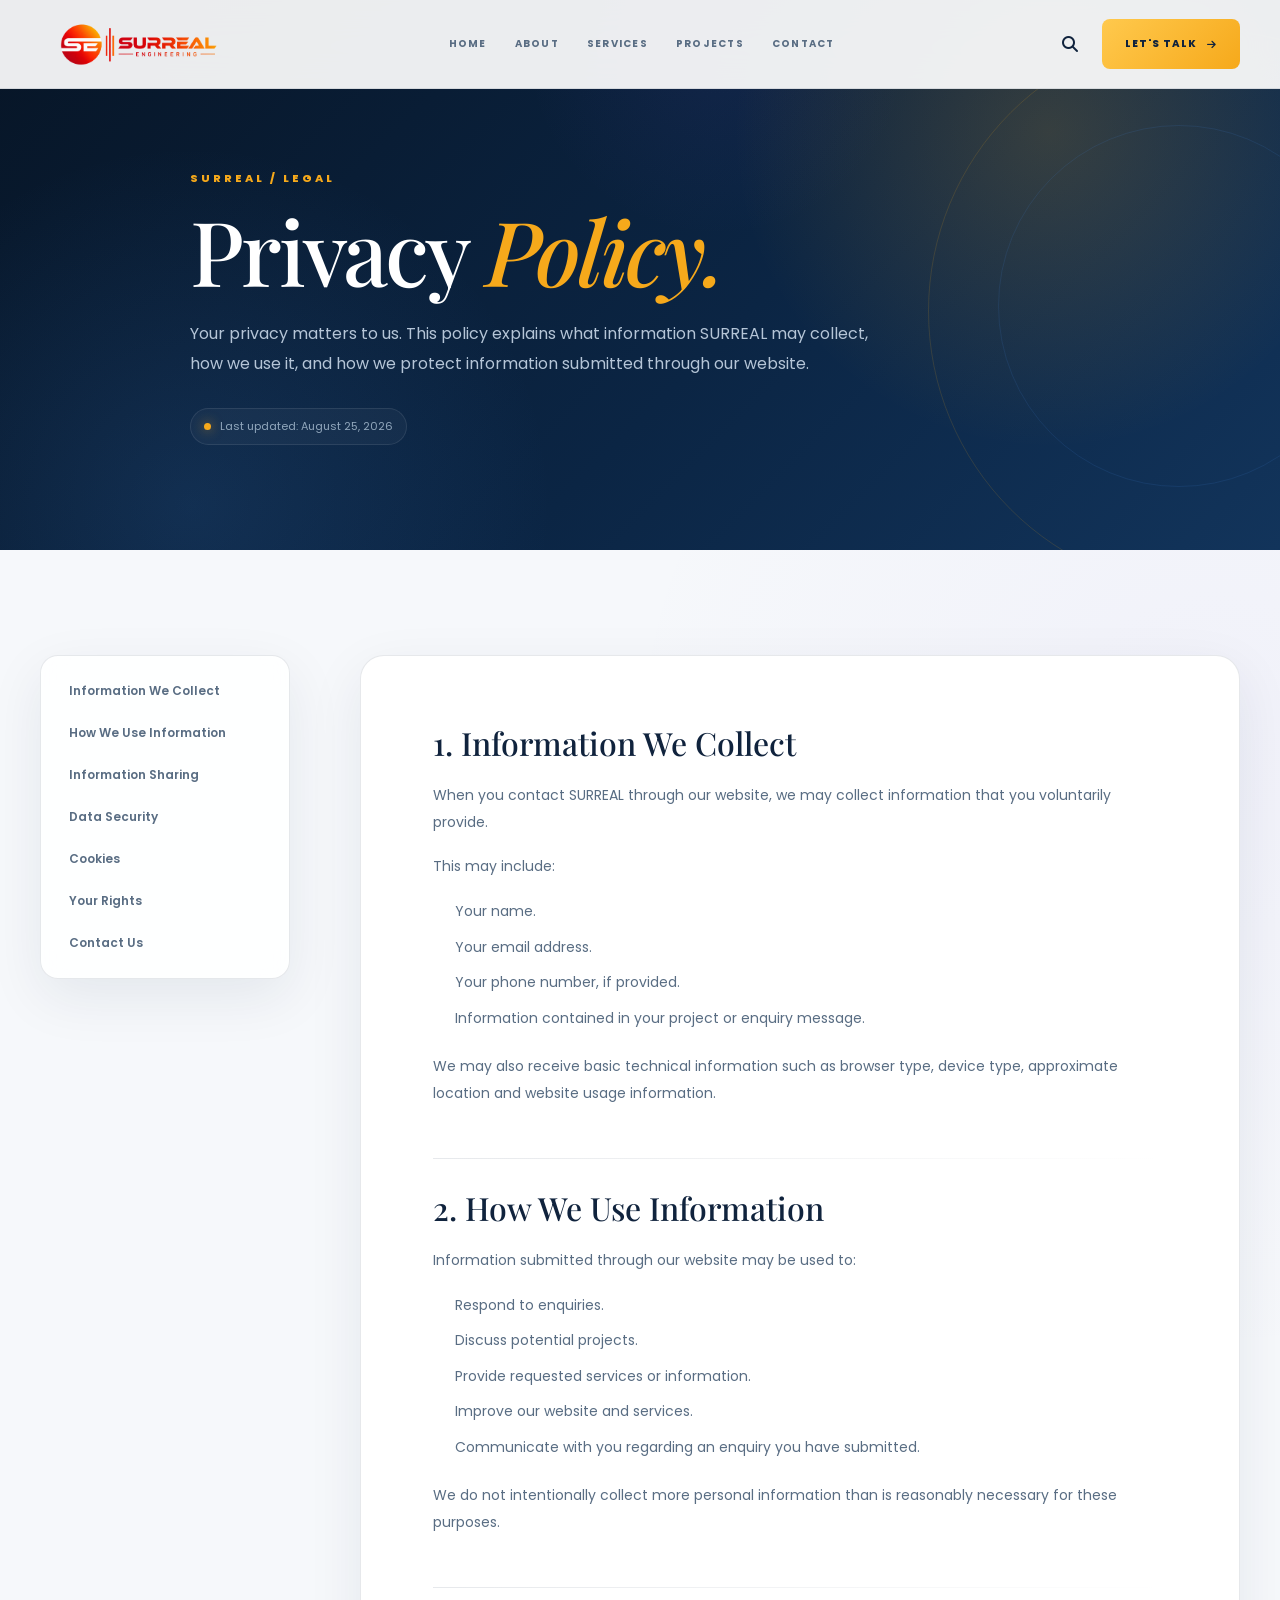
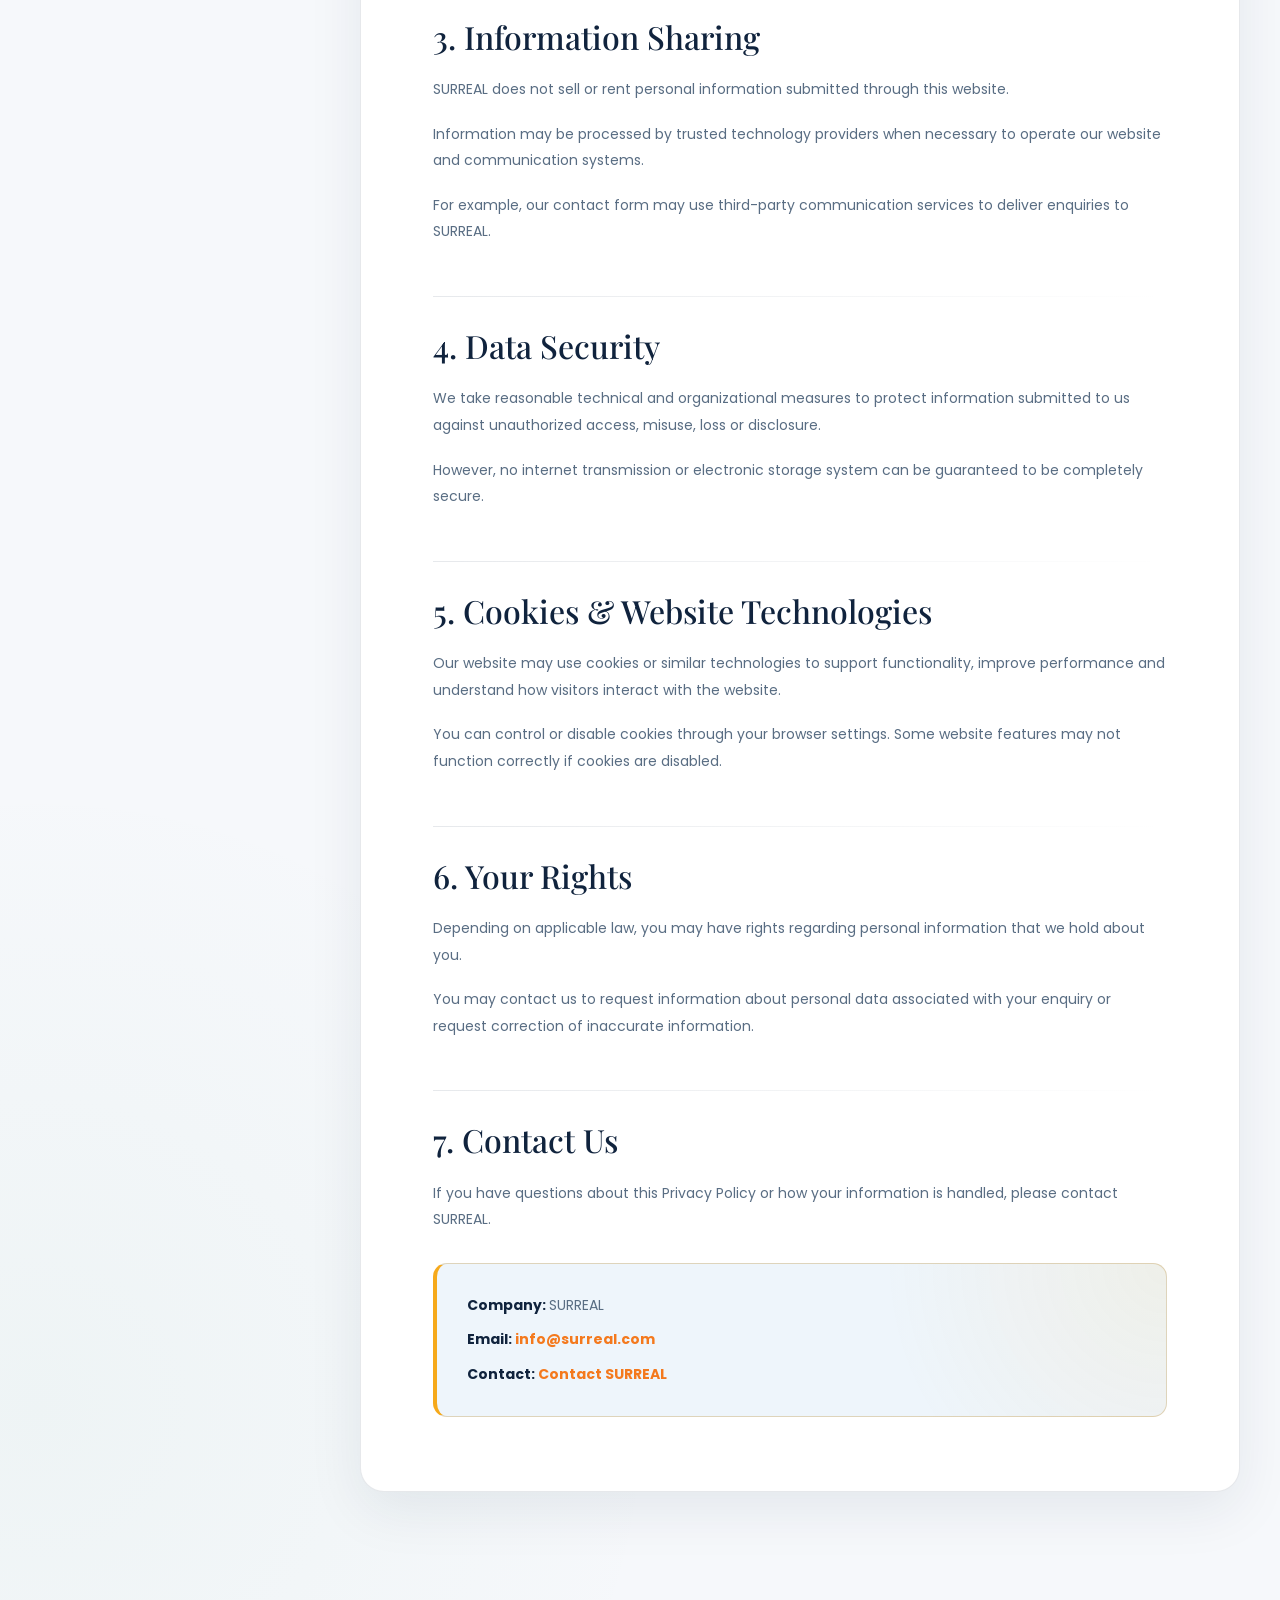
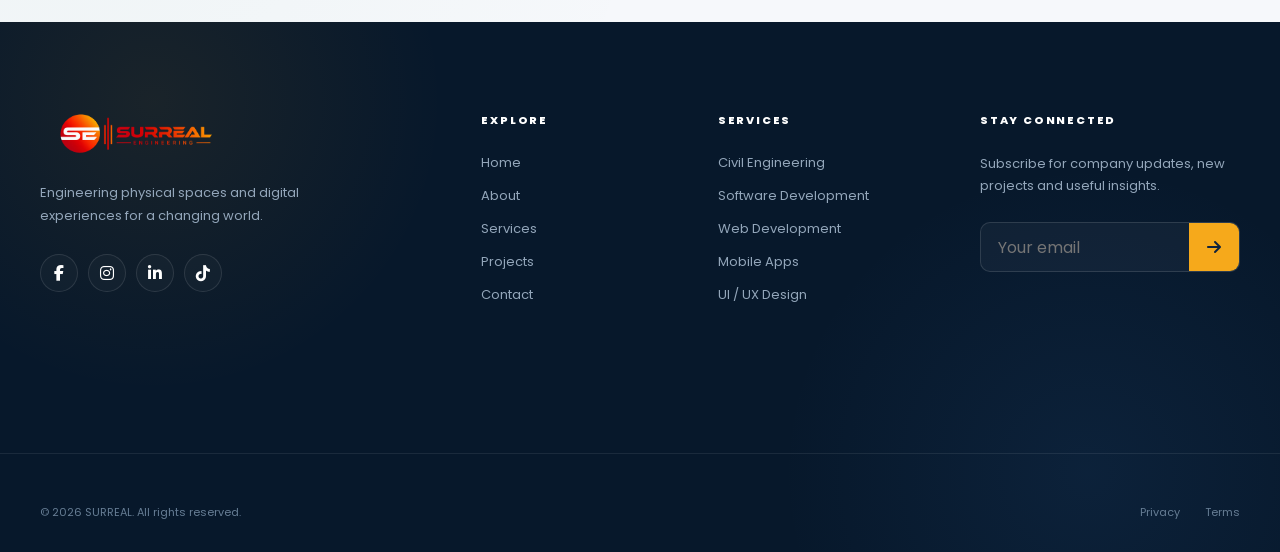
<file: privacy.html>
<!DOCTYPE html>
<html lang="en">

<head>

    <meta charset="UTF-8">

    <meta
        name="viewport"
        content="width=device-width, initial-scale=1.0"
    >

    <meta
        name="description"
        content="Privacy Policy for SURREAL — Civil Engineering, Construction, IT, Software Development and Digital Solutions."
    >

    <meta
        name="author"
        content="SURREAL"
    >

    <meta
        name="theme-color"
        content="#0b1f3a"
    >

    <title>Privacy Policy — SURREAL</title>

    <link
        rel="icon"
        type="image/png"
        href="circlelogo.png"
    >

    <link
        rel="apple-touch-icon"
        href="circlelogo.png"
    >

    <!-- Google Fonts -->
    <link
        rel="preconnect"
        href="https://fonts.googleapis.com"
    >

    <link
        rel="preconnect"
        href="https://fonts.gstatic.com"
        crossorigin
    >

    <link
        href="https://fonts.googleapis.com/css2?family=Manrope:wght@400;500;600;700;800&family=Playfair+Display:ital,wght@400;500;600;700&family=Poppins:wght@300;400;500;600;700;800&display=swap"
        rel="stylesheet"
    >

    <!-- Font Awesome -->
    <link
        rel="stylesheet"
        href="https://cdnjs.cloudflare.com/ajax/libs/font-awesome/6.7.2/css/all.min.css"
    >

    <!-- Main CSS -->
    <link
        rel="stylesheet"
        href="style.css"
    >

    
    <style>
        /* =====================================================
           SURREAL LEGAL PAGES — INDEX THEME
           Light/dark follows the user's device appearance.
        ===================================================== */

        :root {
            color-scheme: light dark;
            --orange: #f6a91b;
            --orange-2: #f4791d;
            --yellow: #ffc94d;
            --navy: #0b1f3a;
            --navy-2: #12325a;
            --navy-3: #183f6d;
            --blue: #3f82d1;
            --purple: #7357d9;
            --green: #3f9b72;
            --page-bg: #f6f8fb;
            --surface: #ffffff;
            --surface-2: #eef5fb;
            --text: #10233d;
            --text-soft: #596d83;
            --muted: #8190a1;
            --border: rgba(13, 35, 66, .10);
            --shadow: 0 18px 55px rgba(13, 35, 66, .08);
            --shadow-hover: 0 30px 80px rgba(13, 35, 66, .14);
        }

        @media (prefers-color-scheme: dark) {
            :root {
                --page-bg: #071526;
                --surface: #0d213a;
                --surface-2: #122b47;
                --text: #f5f8fb;
                --text-soft: #b5c4d5;
                --muted: #8498ad;
                --border: rgba(255,255,255,.09);
                --shadow: 0 20px 60px rgba(0,0,0,.22);
                --shadow-hover: 0 32px 90px rgba(0,0,0,.34);
            }
        }

        html,
        body {
            width: 100%;
            max-width: 100%;
            overflow-x: hidden;
        }

        body {
            margin: 0;
            color: var(--text);
            background: var(--page-bg);
        }

        .legal-hero {
            position: relative;
            overflow: hidden;
            padding: 170px 0 105px;
            color: #fff;
            background:
                radial-gradient(circle at 82% 24%, rgba(246,169,27,.18), transparent 28%),
                radial-gradient(circle at 15% 92%, rgba(63,130,209,.16), transparent 30%),
                radial-gradient(circle at 56% 8%, rgba(115,87,217,.08), transparent 22%),
                linear-gradient(135deg, #071526 0%, #0b2544 58%, #12345b 100%);
        }

        .legal-hero::before,
        .legal-hero::after {
            content: "";
            position: absolute;
            border-radius: 50%;
            pointer-events: none;
        }

        .legal-hero::before {
            width: 560px;
            height: 560px;
            right: -210px;
            top: 30px;
            border: 1px solid rgba(246,169,27,.14);
        }

        .legal-hero::after {
            width: 360px;
            height: 360px;
            right: -80px;
            top: 125px;
            border: 1px solid rgba(63,130,209,.14);
        }

        .legal-hero-inner {
            position: relative;
            z-index: 2;
            max-width: 900px;
        }

        .legal-eyebrow {
            margin-bottom: 20px;
            color: var(--orange);
            font-size: 11px;
            font-weight: 800;
            letter-spacing: 3px;
        }

        .legal-hero h1 {
            max-width: 880px;
            margin: 0 0 26px;
            color: #fff;
            font-family: "Playfair Display", Georgia, serif;
            font-size: clamp(54px, 7vw, 96px);
            font-weight: 500;
            line-height: .96;
            letter-spacing: -3px;
        }

        .legal-hero h1 em {
            color: var(--orange);
            font-style: italic;
            font-weight: 500;
        }

        .legal-hero p {
            max-width: 700px;
            margin: 0;
            color: #b5c5d7;
            font-size: 16px;
            line-height: 1.9;
        }

        .legal-date {
            display: inline-flex;
            align-items: center;
            gap: 9px;
            margin-top: 28px;
            padding: 9px 13px;
            border: 1px solid rgba(255,255,255,.09);
            border-radius: 999px;
            color: #91a7bc;
            background: rgba(255,255,255,.035);
            font-size: 11px;
        }

        .legal-date::before {
            content: "";
            width: 7px;
            height: 7px;
            border-radius: 50%;
            background: var(--orange);
            box-shadow: 0 0 12px rgba(246,169,27,.65);
        }

        .legal-section {
            position: relative;
            padding: 105px 0 130px;
            background:
                radial-gradient(circle at 95% 8%, rgba(115,87,217,.045), transparent 22%),
                radial-gradient(circle at 3% 92%, rgba(63,155,114,.045), transparent 23%),
                var(--page-bg);
        }

        .legal-layout {
            display: grid;
            grid-template-columns: 250px minmax(0, 1fr);
            gap: 70px;
            align-items: start;
        }

        .legal-nav {
            position: sticky;
            top: 112px;
            padding: 14px;
            border: 1px solid var(--border);
            border-radius: 18px;
            background: color-mix(in srgb, var(--surface) 88%, transparent);
            box-shadow: var(--shadow);
            backdrop-filter: blur(14px);
            -webkit-backdrop-filter: blur(14px);
        }

        .legal-nav a {
            position: relative;
            display: block;
            padding: 12px 14px;
            border-radius: 10px;
            color: var(--text-soft);
            text-decoration: none;
            font-size: 12px;
            font-weight: 600;
            transition: color .25s ease, background .25s ease, transform .25s ease;
        }

        .legal-nav a:hover,
        .legal-nav a.active {
            color: var(--text);
            background: color-mix(in srgb, var(--orange) 10%, transparent);
            transform: translateX(4px);
        }

        .legal-nav a::before {
            content: "";
            position: absolute;
            left: 0;
            top: 50%;
            width: 3px;
            height: 0;
            border-radius: 3px;
            background: var(--orange);
            transform: translateY(-50%);
            transition: height .25s ease;
        }

        .legal-nav a:hover::before,
        .legal-nav a.active::before {
            height: 24px;
        }

        .legal-content {
            min-width: 0;
            max-width: 900px;
            padding: 68px 72px;
            border: 1px solid var(--border);
            border-radius: 24px;
            background: var(--surface);
            box-shadow: var(--shadow);
        }

        .legal-content section {
            position: relative;
            margin-bottom: 58px;
            padding-bottom: 6px;
            scroll-margin-top: 120px;
        }

        .legal-content section:not(:last-child)::after {
            content: "";
            position: absolute;
            left: 0;
            bottom: -28px;
            width: 100%;
            height: 1px;
            background: linear-gradient(90deg, var(--border), transparent);
        }

        .legal-content section:last-child {
            margin-bottom: 0;
        }

        .legal-content h2 {
            margin: 0 0 20px;
            color: var(--text);
            font-family: "Playfair Display", Georgia, serif;
            font-size: 32px;
            font-weight: 500;
            line-height: 1.2;
        }

        .legal-content h3 {
            margin: 30px 0 10px;
            color: var(--text);
            font-size: 17px;
        }

        .legal-content p,
        .legal-content li {
            color: var(--text-soft);
            font-size: 14px;
            line-height: 1.9;
        }

        .legal-content p {
            margin: 0 0 18px;
        }

        .legal-content ul {
            margin: 16px 0 22px;
            padding-left: 22px;
        }

        .legal-content li {
            margin-bottom: 9px;
        }

        .legal-content strong {
            color: var(--text);
        }

        .legal-contact-box {
            position: relative;
            overflow: hidden;
            margin-top: 30px;
            padding: 28px 30px;
            border: 1px solid color-mix(in srgb, var(--orange) 22%, var(--border));
            border-left: 4px solid var(--orange);
            border-radius: 14px;
            background:
                radial-gradient(circle at 100% 0%, rgba(246,169,27,.08), transparent 38%),
                var(--surface-2);
        }

        .legal-contact-box p {
            margin-bottom: 8px;
        }

        .legal-contact-box p:last-child {
            margin-bottom: 0;
        }

        .legal-contact-box a {
            color: var(--orange-2);
            text-decoration: none;
            font-weight: 700;
        }

        .legal-contact-box a:hover {
            text-decoration: underline;
        }

        /* Footer fallback styling so legal pages always match the index theme */
        .site-footer {
            position: relative;
            overflow: hidden;
            padding: 90px 0 0;
            color: #fff;
            background:
                radial-gradient(circle at 12% 15%, rgba(246,169,27,.08), transparent 24%),
                radial-gradient(circle at 85% 85%, rgba(63,130,209,.09), transparent 26%),
                #07182b;
        }

        .footer-inner {
            display: grid;
            grid-template-columns: minmax(280px,1.45fr) minmax(150px,.65fr) minmax(190px,.75fr) minmax(260px,1fr);
            gap: 70px;
            align-items: start;
            padding-bottom: 75px;
        }

        .footer-brand { max-width: 370px; }
        .footer-logo { display: inline-flex; margin-bottom: 27px; }
        .footer-logo-image { width: 230px; max-width: 100%; height: auto; display: block; object-fit: contain; }
        .footer-brand > p { max-width: 340px; margin: 0; color: #93a6ba; font-size: 13px; line-height: 1.8; }
        .footer-social { display: flex; gap: 10px; margin-top: 27px; }
        .footer-social a {
            width: 38px;
            height: 38px;
            display: grid;
            place-items: center;
            border: 1px solid rgba(255,255,255,.11);
            border-radius: 50%;
            color: #fff;
            background: rgba(255,255,255,.025);
            text-decoration: none;
            transition: .3s ease;
        }
        .footer-social a:hover { transform: translateY(-4px); color: #10233d; background: var(--orange); border-color: var(--orange); }

        .footer-col { display: flex; flex-direction: column; align-items: flex-start; }
        .footer-col h4,
        .footer-news h4 { margin: 0 0 24px; color: #fff; font-size: 11px; font-weight: 800; letter-spacing: 1.8px; }
        .footer-col a { margin-bottom: 13px; color: #93a6ba; text-decoration: none; font-size: 13px; transition: .25s ease; }
        .footer-col a:hover { color: #fff; transform: translateX(4px); }
        .footer-news > p { max-width: 290px; margin: 0 0 24px; color: #93a6ba; font-size: 13px; line-height: 1.75; }

        .newsletter-form {
            width: 100%;
            max-width: 320px;
            height: 50px;
            display: flex;
            overflow: hidden;
            border: 1px solid rgba(255,255,255,.12);
            border-radius: 10px;
            background: rgba(255,255,255,.04);
        }

        .newsletter-form input {
            flex: 1;
            min-width: 0;
            padding: 0 17px;
            border: 0;
            outline: 0;
            color: #fff;
            background: transparent;
        }

        .newsletter-form button {
            width: 50px;
            border: 0;
            color: #10233d;
            background: var(--orange);
            cursor: pointer;
        }

        .footer-bottom { border-top: 1px solid rgba(255,255,255,.08); }
        .footer-bottom-inner { min-height: 78px; display: flex; align-items: center; justify-content: space-between; gap: 30px; }
        .footer-bottom p,
        .footer-legal a { color: #667d94; font-size: 11px; }
        .footer-bottom p { margin: 0; }
        .footer-legal { display: flex; gap: 25px; }
        .footer-legal a { text-decoration: none; }
        .footer-legal a:hover { color: #fff; }

        @media (max-width: 1100px) {
            .legal-layout { gap: 45px; grid-template-columns: 220px minmax(0,1fr); }
            .legal-content { padding: 55px 48px; }
            .footer-inner {
                grid-template-columns: minmax(260px,1.3fr) repeat(2,minmax(150px,.7fr));
                gap: 55px 45px;
            }
            .footer-news { grid-column: 1 / -1; max-width: 420px; }
        }

        @media (max-width: 900px) {
            .legal-layout { grid-template-columns: 1fr; gap: 35px; }
            .legal-nav {
                position: static;
                display: flex;
                flex-wrap: nowrap;
                gap: 5px;
                overflow-x: auto;
                padding: 9px;
                scrollbar-width: none;
            }
            .legal-nav::-webkit-scrollbar { display: none; }
            .legal-nav a { flex: 0 0 auto; white-space: nowrap; }
        }

        @media (max-width: 850px) {
            .header-contact { display: none !important; }

            .hamburger {
                width: 44px;
                height: 44px;
                display: flex !important;
                flex-direction: column;
                justify-content: center;
                align-items: center;
                gap: 5px;
                padding: 0;
                border: 0;
                background: transparent;
                cursor: pointer;
                position: relative;
                z-index: 1002;
            }

            .hamburger span {
                width: 23px;
                height: 2px;
                display: block;
                border-radius: 10px;
                background: currentColor;
                transition: transform .3s ease, opacity .25s ease;
            }

            .hamburger.active span:nth-child(1) { transform: translateY(7px) rotate(45deg); }
            .hamburger.active span:nth-child(2) { opacity: 0; transform: scaleX(0); }
            .hamburger.active span:nth-child(3) { transform: translateY(-7px) rotate(-45deg); }
        }

        @media (max-width: 650px) {
            .legal-hero { padding: 125px 0 75px; }
            .legal-hero h1 { font-size: clamp(48px, 14vw, 66px); letter-spacing: -2px; }
            .legal-hero p { font-size: 14px; }
            .legal-section { padding: 70px 0 90px; }
            .legal-content { padding: 34px 24px; border-radius: 18px; }
            .legal-content h2 { font-size: 27px; }
            .legal-content p,
            .legal-content li { font-size: 13px; }

            .footer-inner {
                grid-template-columns: repeat(2,minmax(0,1fr));
                gap: 50px 30px;
            }

            .footer-brand,
            .footer-news { grid-column: 1 / -1; }

            .footer-bottom-inner {
                min-height: auto;
                padding: 24px 0;
                flex-direction: column;
                align-items: flex-start;
            }
        }

        @media (max-width: 450px) {
            .legal-content { padding: 30px 20px; }
            .legal-contact-box { padding: 22px 20px; }
            .footer-inner { grid-template-columns: 1fr; }
            .footer-brand,
            .footer-news { grid-column: auto; }
            .footer-logo-image { width: 190px; }
        }

        @media (prefers-reduced-motion: reduce) {
            .legal-nav a,
            .footer-social a,
            .footer-col a,
            .hamburger span {
                transition: none !important;
            }
        }
    </style>


</head>


<body>


    <!-- =====================================================
         HEADER
    ====================================================== -->

    <header class="site-header">

        <div class="container header-inner">

            <a
                href="index.html"
                class="logo"
                aria-label="SURREAL Home"
            >

                <img
                    src="logo1.png"
                    alt="SURREAL"
                    class="nav-logo"
                >

            </a>


            <nav
                class="main-nav"
                id="mainNav"
            >

                <a href="index.html" class="nav-link">
                    HOME
                </a>

                <a href="about.html" class="nav-link">
                    ABOUT
                </a>

                <a href="services.html" class="nav-link">
                    SERVICES
                </a>

                <a href="index.html#projects" class="nav-link">
                    PROJECTS
                </a>

                <a href="contact.html" class="nav-link">
                    CONTACT
                </a>

            </nav>


            <div class="header-actions">

                <div
                    class="search-box"
                    id="searchBox"
                >

                    <input
                        type="search"
                        id="siteSearch"
                        placeholder="Search..."
                        aria-label="Search website"
                    >

                    <button
                        type="button"
                        class="icon-btn"
                        id="searchToggle"
                        aria-label="Search"
                    >

                        <i class="fa-solid fa-magnifying-glass"></i>

                    </button>

                </div>


                <a
                    href="contact.html"
                    class="btn btn-orange magnetic header-contact"
                >

                    LET'S TALK

                    <i class="fa-solid fa-arrow-right"></i>

                </a>


                <button
                    type="button"
                    class="hamburger"
                    id="hamburger"
                    aria-label="Open navigation"
                    aria-expanded="false"
                >

                    <span></span>
                    <span></span>
                    <span></span>

                </button>

            </div>

        </div>

    </header>


    <!-- =====================================================
         HERO
    ====================================================== -->

    <main>

        <section class="legal-hero">

            <div class="container legal-hero-inner">

                <div class="legal-eyebrow">
                    SURREAL / LEGAL
                </div>

                <h1>
                    Privacy
                    <em>Policy.</em>
                </h1>

                <p>
                    Your privacy matters to us. This policy explains
                    what information SURREAL may collect, how we use it,
                    and how we protect information submitted through
                    our website.
                </p>

                <div class="legal-date">
                    Last updated: August 25, 2026
                </div>

            </div>

        </section>


        <!-- =================================================
             CONTENT
        ================================================== -->

        <section class="legal-section">

            <div class="container legal-layout">


                <aside class="legal-nav">

                    <a href="#information">
                        Information We Collect
                    </a>

                    <a href="#usage">
                        How We Use Information
                    </a>

                    <a href="#sharing">
                        Information Sharing
                    </a>

                    <a href="#security">
                        Data Security
                    </a>

                    <a href="#cookies">
                        Cookies
                    </a>

                    <a href="#rights">
                        Your Rights
                    </a>

                    <a href="#contact">
                        Contact Us
                    </a>

                </aside>


                <article class="legal-content">


                    <section id="information">

                        <h2>
                            1. Information We Collect
                        </h2>

                        <p>
                            When you contact SURREAL through our website,
                            we may collect information that you voluntarily
                            provide.
                        </p>

                        <p>
                            This may include:
                        </p>

                        <ul>

                            <li>
                                Your name.
                            </li>

                            <li>
                                Your email address.
                            </li>

                            <li>
                                Your phone number, if provided.
                            </li>

                            <li>
                                Information contained in your project
                                or enquiry message.
                            </li>

                        </ul>

                        <p>
                            We may also receive basic technical information
                            such as browser type, device type, approximate
                            location and website usage information.
                        </p>

                    </section>


                    <section id="usage">

                        <h2>
                            2. How We Use Information
                        </h2>

                        <p>
                            Information submitted through our website may
                            be used to:
                        </p>

                        <ul>

                            <li>
                                Respond to enquiries.
                            </li>

                            <li>
                                Discuss potential projects.
                            </li>

                            <li>
                                Provide requested services or information.
                            </li>

                            <li>
                                Improve our website and services.
                            </li>

                            <li>
                                Communicate with you regarding an enquiry
                                you have submitted.
                            </li>

                        </ul>

                        <p>
                            We do not intentionally collect more personal
                            information than is reasonably necessary for
                            these purposes.
                        </p>

                    </section>


                    <section id="sharing">

                        <h2>
                            3. Information Sharing
                        </h2>

                        <p>
                            SURREAL does not sell or rent personal
                            information submitted through this website.
                        </p>

                        <p>
                            Information may be processed by trusted
                            technology providers when necessary to operate
                            our website and communication systems.
                        </p>

                        <p>
                            For example, our contact form may use
                            third-party communication services to deliver
                            enquiries to SURREAL.
                        </p>

                    </section>


                    <section id="security">

                        <h2>
                            4. Data Security
                        </h2>

                        <p>
                            We take reasonable technical and organizational
                            measures to protect information submitted to
                            us against unauthorized access, misuse, loss
                            or disclosure.
                        </p>

                        <p>
                            However, no internet transmission or electronic
                            storage system can be guaranteed to be
                            completely secure.
                        </p>

                    </section>


                    <section id="cookies">

                        <h2>
                            5. Cookies & Website Technologies
                        </h2>

                        <p>
                            Our website may use cookies or similar
                            technologies to support functionality,
                            improve performance and understand how visitors
                            interact with the website.
                        </p>

                        <p>
                            You can control or disable cookies through
                            your browser settings. Some website features
                            may not function correctly if cookies are
                            disabled.
                        </p>

                    </section>


                    <section id="rights">

                        <h2>
                            6. Your Rights
                        </h2>

                        <p>
                            Depending on applicable law, you may have rights
                            regarding personal information that we hold
                            about you.
                        </p>

                        <p>
                            You may contact us to request information about
                            personal data associated with your enquiry or
                            request correction of inaccurate information.
                        </p>

                    </section>


                    <section id="contact">

                        <h2>
                            7. Contact Us
                        </h2>

                        <p>
                            If you have questions about this Privacy Policy
                            or how your information is handled, please
                            contact SURREAL.
                        </p>


                        <div class="legal-contact-box">

                            <p>
                                <strong>
                                    Company:
                                </strong>
                                SURREAL
                            </p>

                            <p>
                                <strong>
                                    Email:
                                </strong>

                                <a href="mailto:info@surreal.com">
                                    info@surreal.com
                                </a>
                            </p>

                            <p>
                                <strong>
                                    Contact:
                                </strong>

                                <a href="contact.html">
                                    Contact SURREAL
                                </a>
                            </p>

                        </div>

                    </section>

                </article>

            </div>

        </section>

    </main>


    <!-- =====================================================
         FOOTER
    ====================================================== -->

    <footer class="site-footer">

        <div class="container footer-inner">


            <div class="footer-brand">

                <a
                    href="index.html"
                    class="logo footer-logo"
                >

                    <img
                        src="logo1.png"
                        alt="SURREAL"
                        class="footer-logo-image"
                    >

                </a>

                <p>
                    Engineering physical spaces and
                    digital experiences for a changing world.
                </p>


                <div class="footer-social">

                    <a href="#" aria-label="Facebook">
                        <i class="fa-brands fa-facebook-f"></i>
                    </a>

                    <a href="#" aria-label="Instagram">
                        <i class="fa-brands fa-instagram"></i>
                    </a>

                    <a href="#" aria-label="LinkedIn">
                        <i class="fa-brands fa-linkedin-in"></i>
                    </a>

                    <a href="#" aria-label="TikTok">
                        <i class="fa-brands fa-tiktok"></i>
                    </a>

                </div>

            </div>


            <div class="footer-col">

                <h4>EXPLORE</h4>

                <a href="index.html">Home</a>
                <a href="about.html">About</a>
                <a href="index.html#services">Services</a>
                <a href="index.html#projects">Projects</a>
                <a href="contact.html">Contact</a>

            </div>


            <div class="footer-col">

                <h4>SERVICES</h4>

                 <a href="index.html#civil-projects">
                    Civil Engineering
                </a>

                <a href="index.html#it-projects">
                    Software Development
                </a>

                <a href="index.html#it-projects">
                    Web Development
                </a>

                <a href="index.html#it-projects">
                    Mobile Apps
                </a>

                <a href="index.html#it-projects">
                    UI / UX Design
                </a>

            </div>


            <div class="footer-news">

                <h4>STAY CONNECTED</h4>

                <p>
                    Subscribe for company updates,
                    new projects and useful insights.
                </p>

                <form
                    class="newsletter-form"
                    id="newsletterForm"
                >

                    <input
                        type="email"
                        name="newsletter_email"
                        placeholder="Your email"
                        aria-label="Your email"
                        required
                    >

                    <button
                        type="submit"
                        aria-label="Subscribe"
                    >

                        <i class="fa-solid fa-arrow-right"></i>

                    </button>

                </form>

            </div>

        </div>


        <div class="footer-bottom">

            <div class="container footer-bottom-inner">

                <p>
                    © 2026 SURREAL. All rights reserved.
                </p>

                <div class="footer-legal">

                    <a href="privacy.html">
                        Privacy
                    </a>

                    <a href="terms.html">
                        Terms
                    </a>

                </div>

            </div>

        </div>

    </footer>


    <script src="script.js"></script>

</body>

</html>
</file>
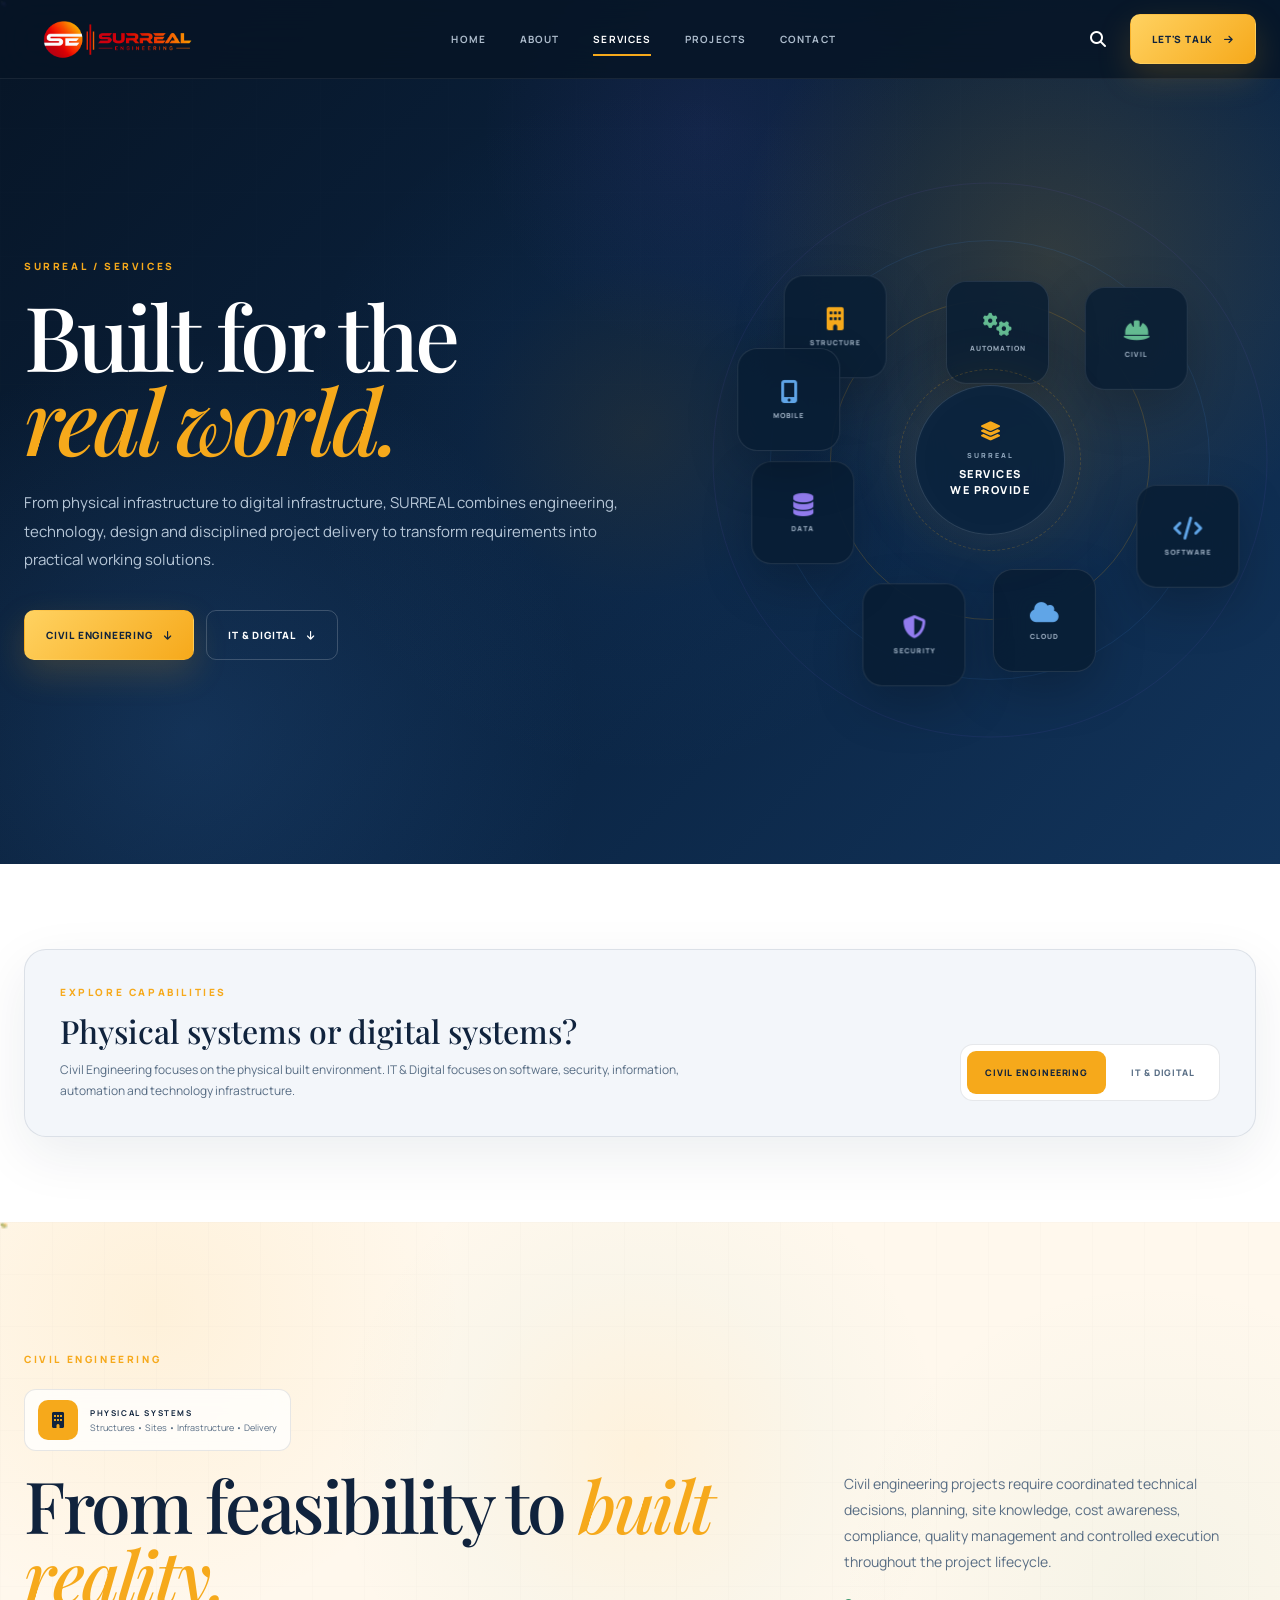
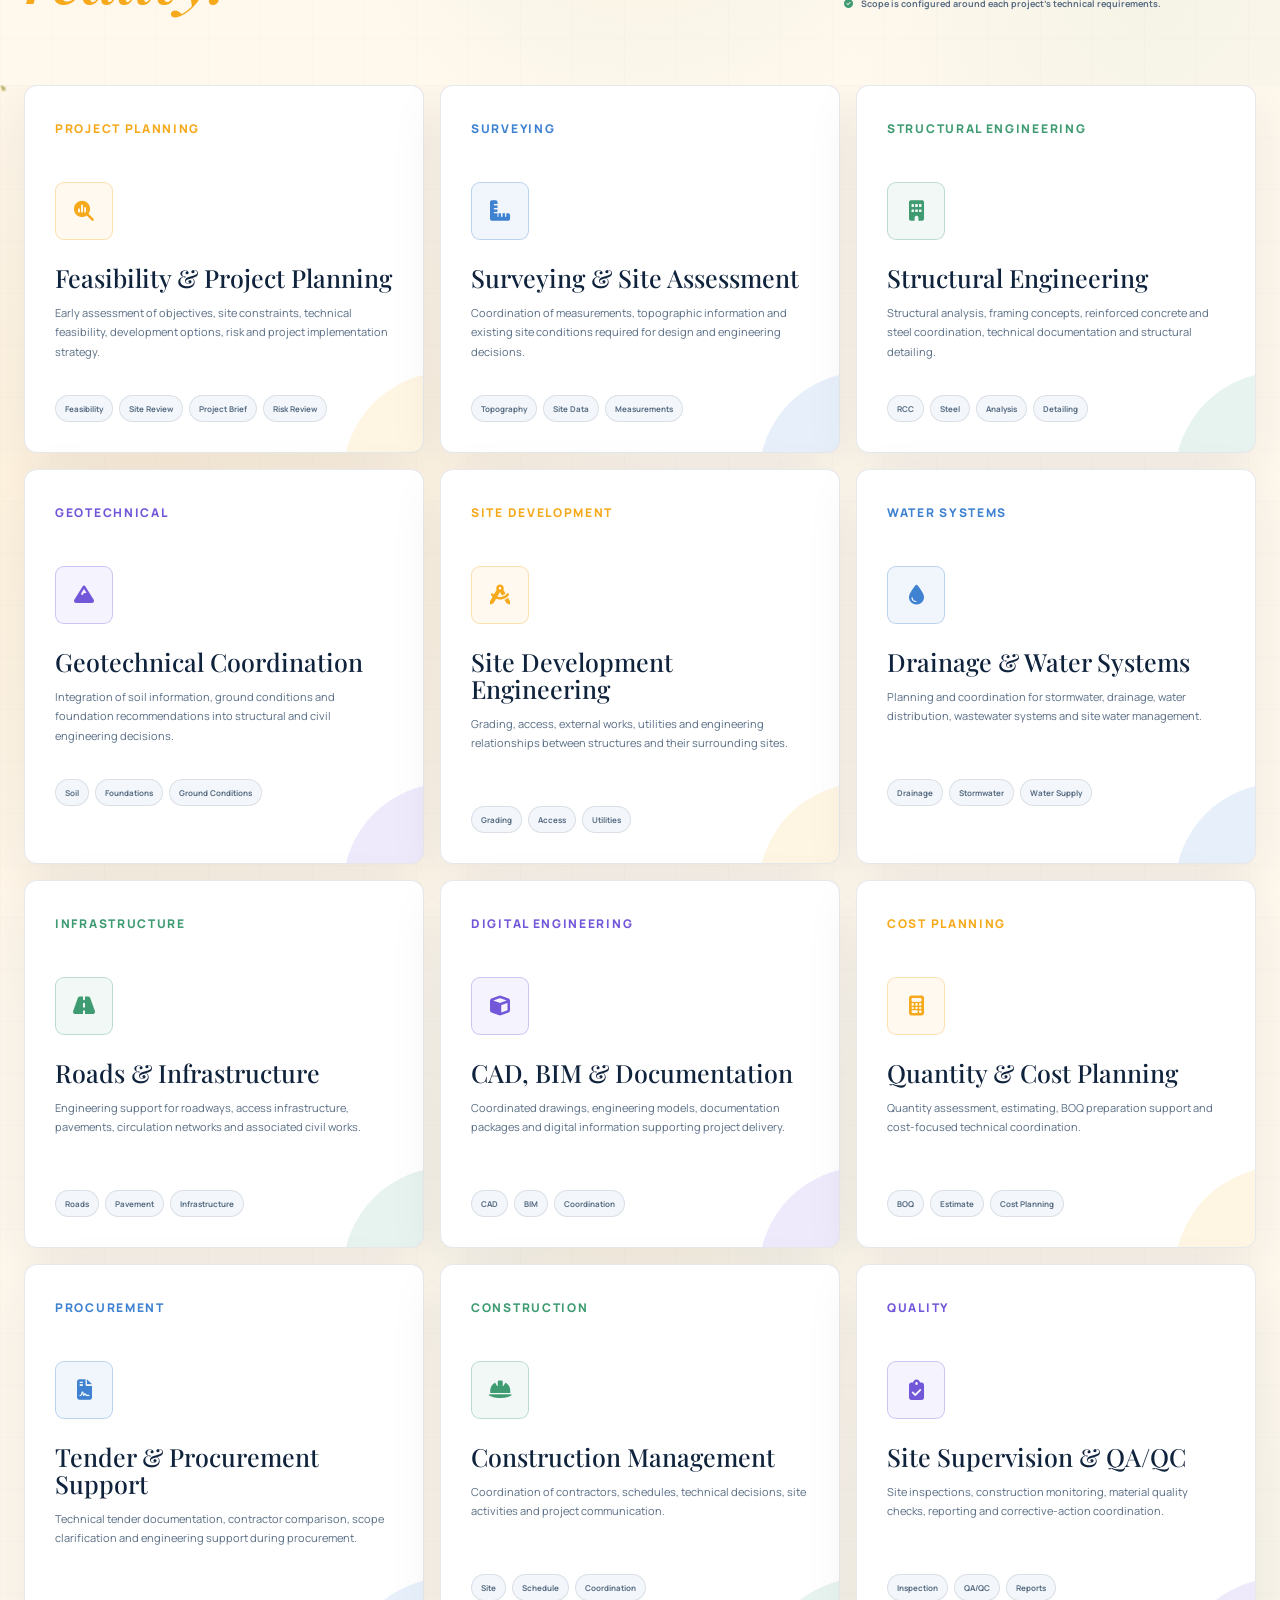
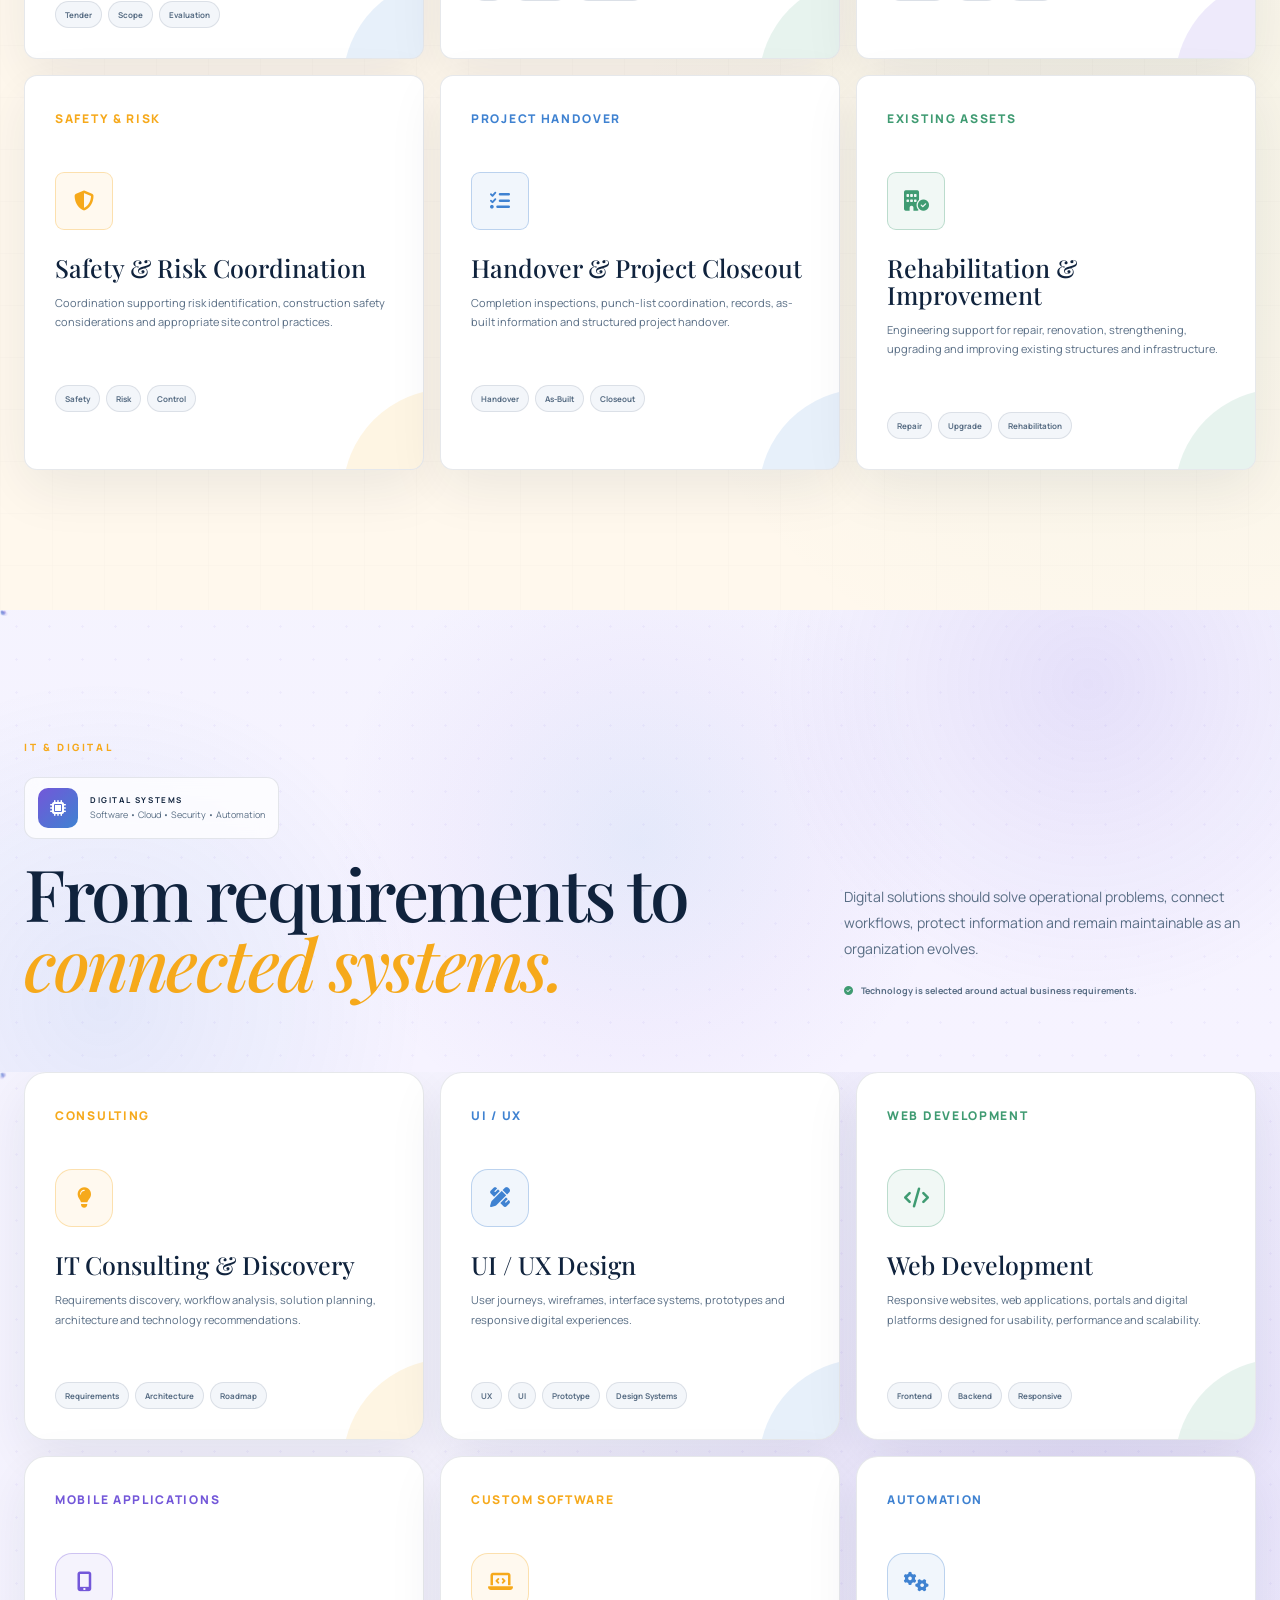
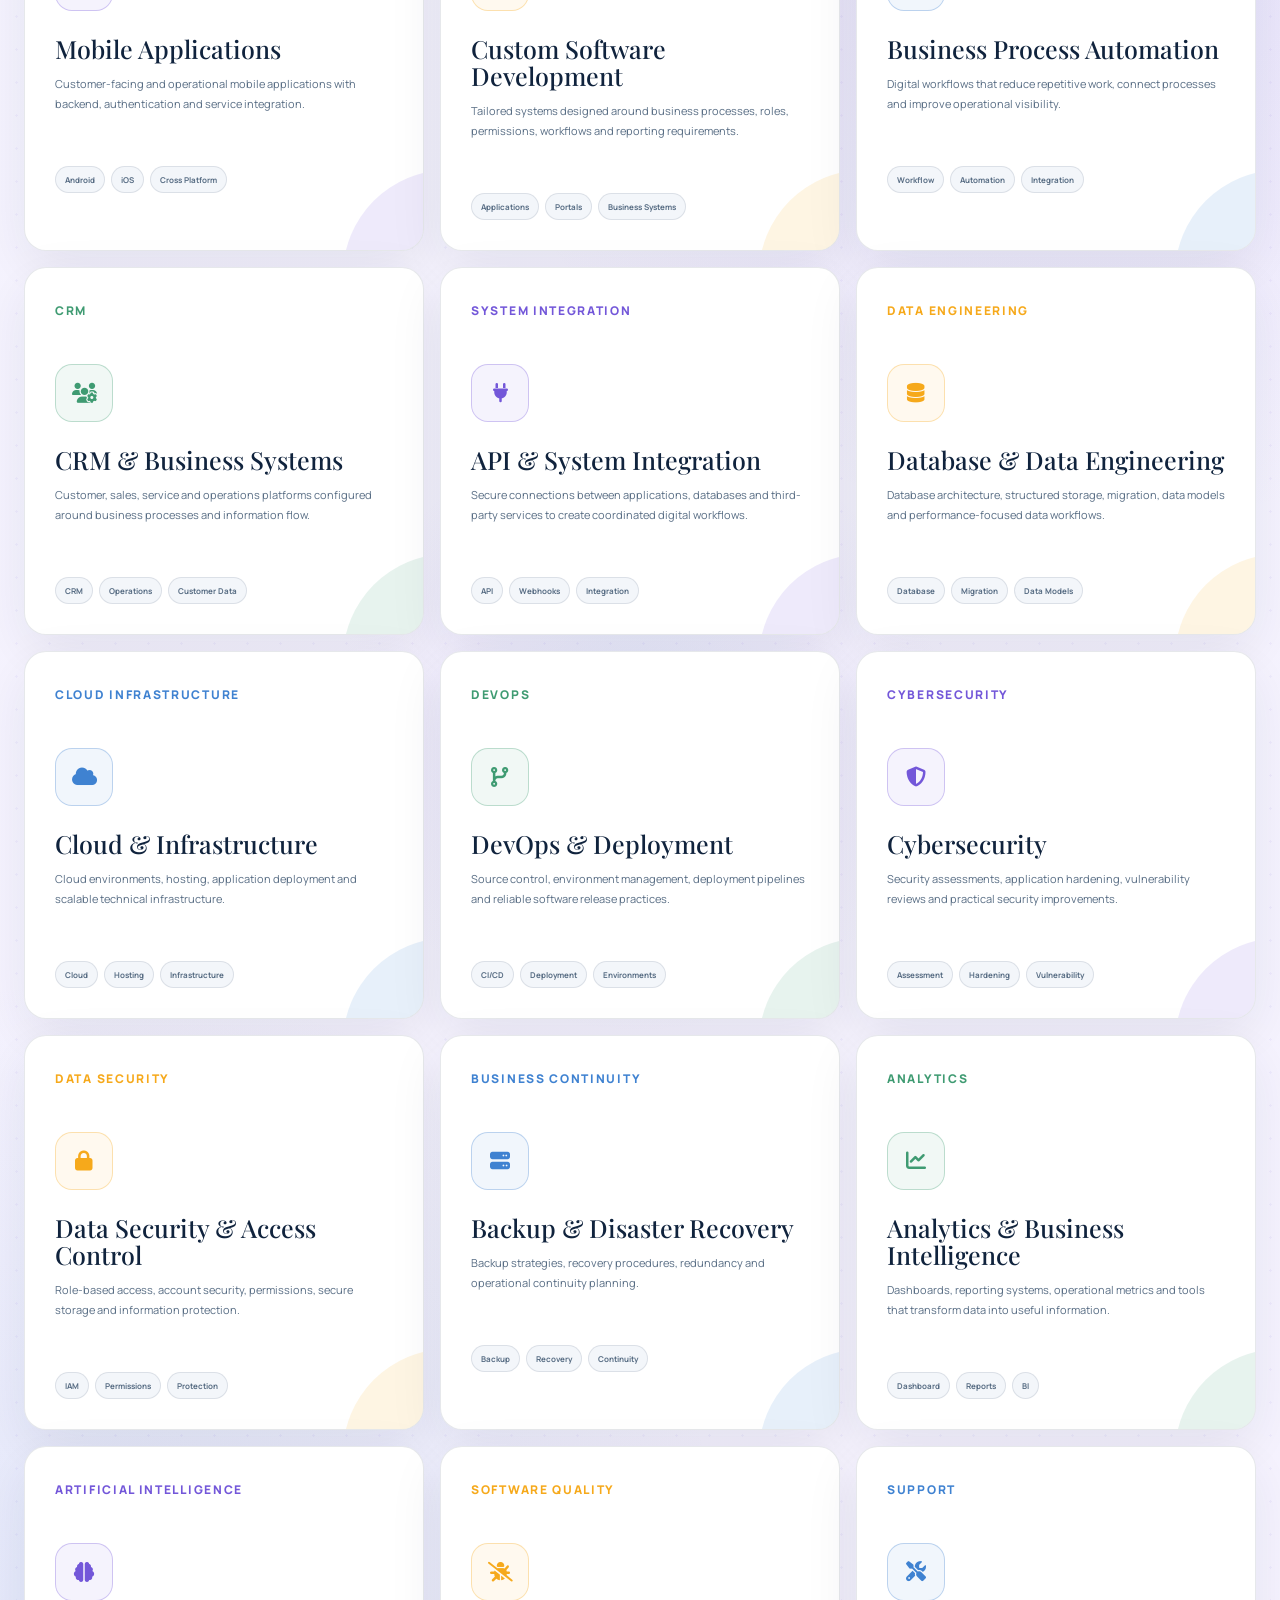
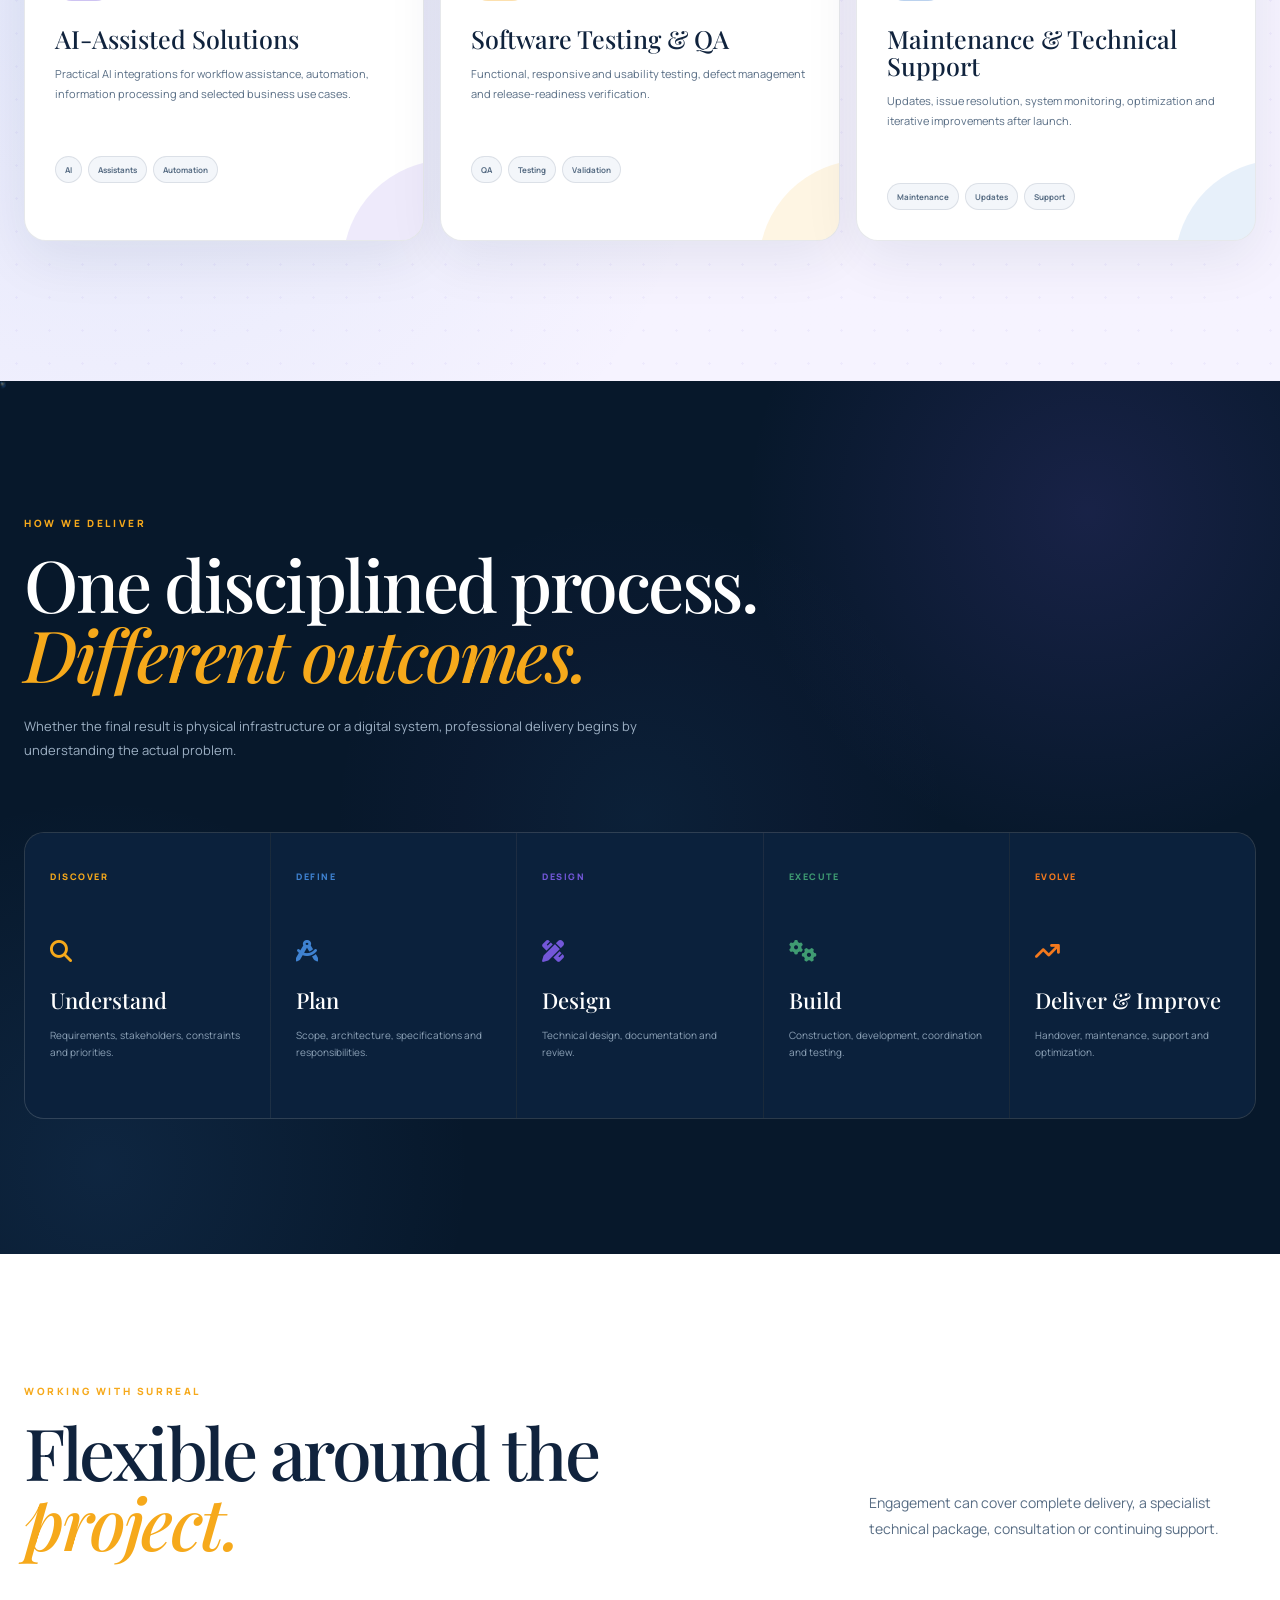
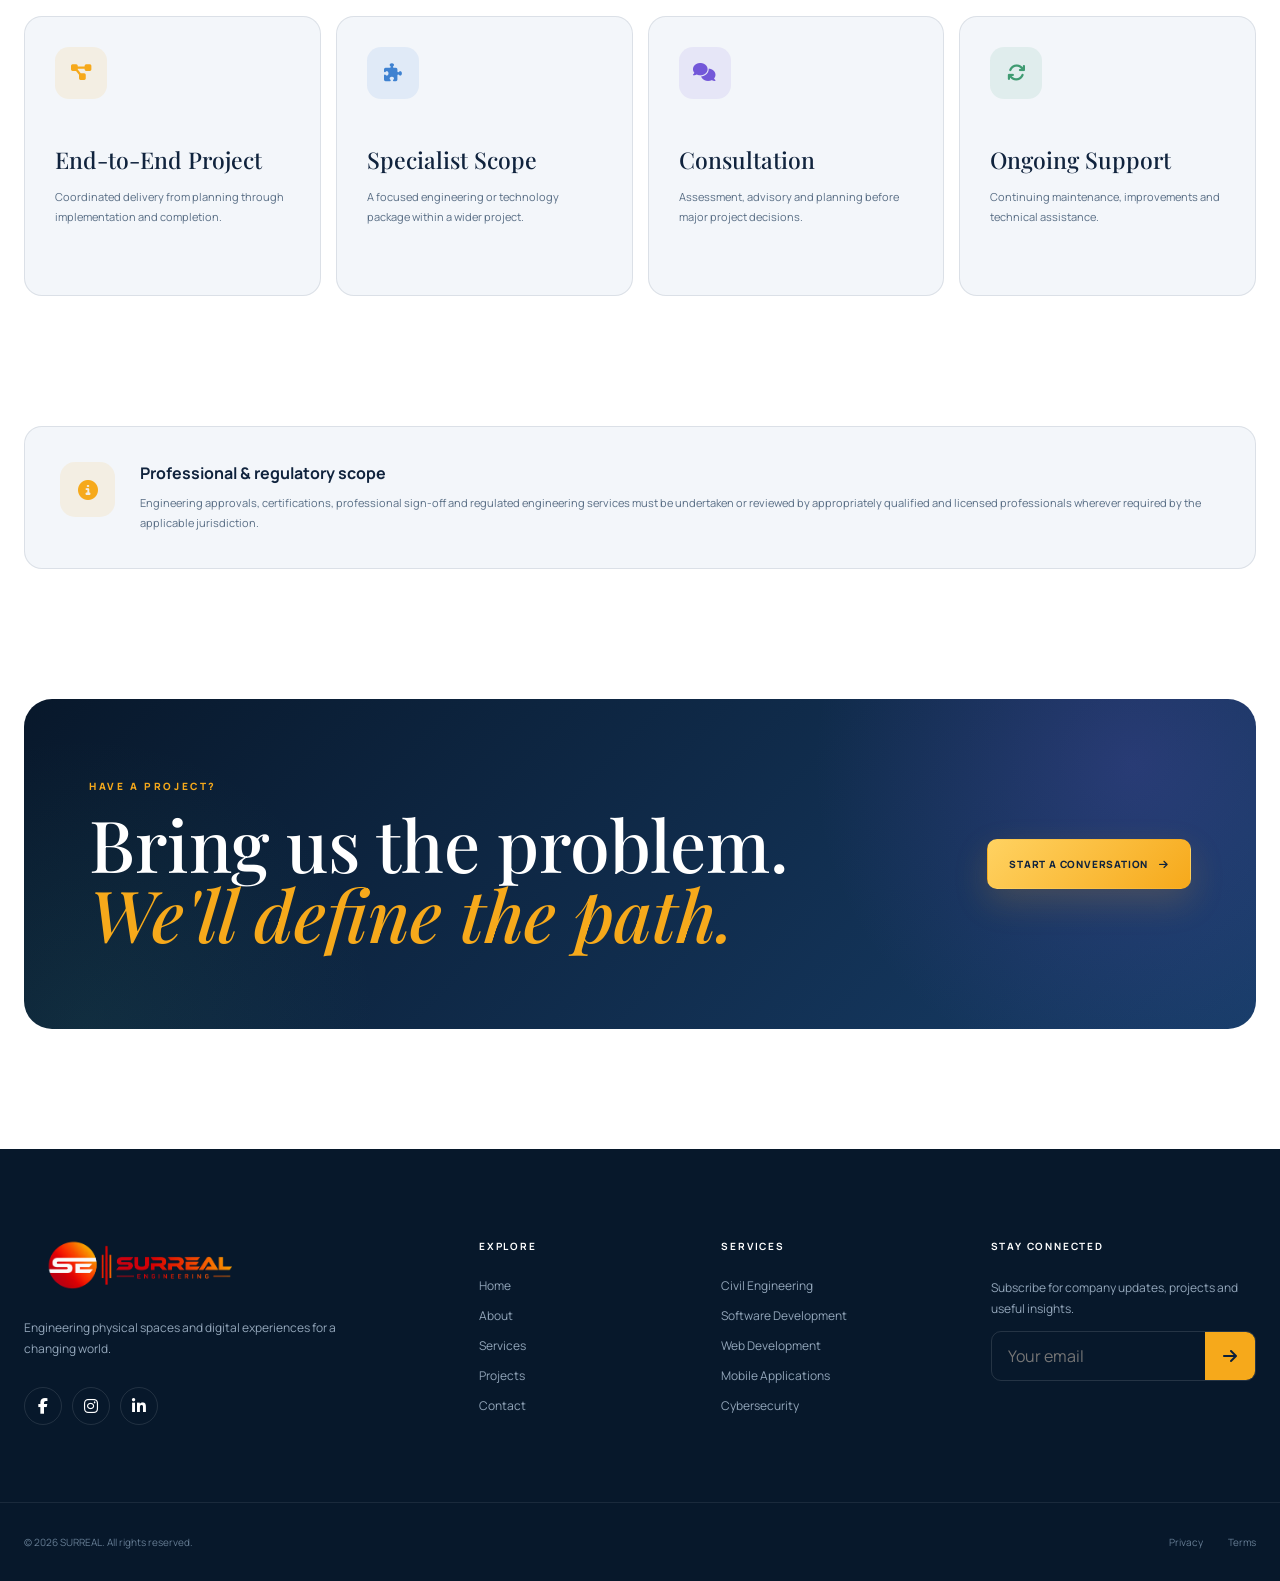
<file: services.html>
<!DOCTYPE html>
<html lang="en">

<head>

    <meta charset="UTF-8">

    <meta
        name="viewport"
        content="width=device-width, initial-scale=1.0"
    >

    <meta
        name="description"
        content="SURREAL Civil Engineering and IT services including structural engineering, infrastructure, construction management, software development, cybersecurity, cloud, automation, data systems and digital transformation."
    >

    <meta
        name="author"
        content="SURREAL Engineering"
    >

    <meta
        name="theme-color"
        content="#0b1f3a"
    >

    <title>
        Services — SURREAL Engineering
    </title>


    <link
        rel="icon"
        type="image/png"
        href="circlelogo.png"
    >


    <link
        rel="preconnect"
        href="https://fonts.googleapis.com"
    >

    <link
        rel="preconnect"
        href="https://fonts.gstatic.com"
        crossorigin
    >

    <link
        href="https://fonts.googleapis.com/css2?family=Manrope:wght@400;500;600;700;800&family=Playfair+Display:ital,wght@400;500;600&family=Poppins:wght@300;400;500;600;700;800&display=swap"
        rel="stylesheet"
    >


    <link
        rel="stylesheet"
        href="https://cdnjs.cloudflare.com/ajax/libs/font-awesome/6.7.2/css/all.min.css"
    >



    <style>

        /* =========================================================
           SURREAL SERVICES
           CURRENT INDEX THEME
        ========================================================= */

        :root {

            color-scheme: light dark;

            --orange: #f6a91b;
            --orange-2: #f4791d;
            --yellow: #ffc94d;

            --navy: #0b1f3a;
            --navy-2: #12325a;
            --navy-3: #183f6d;

            --blue: #3f82d1;
            --blue-2: #60a5e7;

            --purple: #7357d9;
            --purple-2: #927cef;

            --green: #3f9b72;
            --green-2: #63ba91;

            --page-bg: #f6f8fb;

            --surface: #ffffff;
            --surface-2: #f3f6fa;

            --section-blue: #eef5fb;
            --section-purple: #f6f3ff;
            --section-green: #f0f8f4;
            --section-warm: #fff8ed;

            --text: #10233d;
            --text-soft: #586d84;
            --muted: #8190a1;

            --border: rgba(13, 35, 66, .10);
            --border-strong: rgba(13, 35, 66, .17);

            --shadow:
                0 18px 55px
                rgba(13, 35, 66, .08);

            --shadow-hover:
                0 35px 90px
                rgba(13, 35, 66, .15);

            --container: 1280px;

        }



        /* =========================================================
           DEVICE DARK MODE
        ========================================================= */

        @media (prefers-color-scheme: dark) {

            :root {

                --page-bg: #071526;

                --surface: #0d213a;
                --surface-2: #142d49;

                --section-blue: #0b223c;
                --section-purple: #181d3a;
                --section-green: #102d2a;
                --section-warm: #28231a;

                --text: #f5f8fb;
                --text-soft: #b5c4d5;
                --muted: #8498ad;

                --border:
                    rgba(255, 255, 255, .09);

                --border-strong:
                    rgba(255, 255, 255, .15);

                --shadow:
                    0 20px 60px
                    rgba(0,0,0,.22);

                --shadow-hover:
                    0 36px 95px
                    rgba(0,0,0,.34);

            }

        }



        /* =========================================================
           RESET
        ========================================================= */

        *,
        *::before,
        *::after {

            box-sizing: border-box;

        }


        html {

            scroll-behavior: smooth;

        }


        html,
        body {

            width: 100%;

            max-width: 100%;

            overflow-x: hidden;

        }


        body {

            margin: 0;

            color: var(--text);

            background: var(--page-bg);

            font-family:
                "Manrope",
                "Poppins",
                Arial,
                sans-serif;

        }


        body.nav-open {

            overflow: hidden;

        }


        img {

            max-width: 100%;

            display: block;

        }


        a {

            color: inherit;

        }


        button,
        input {

            font: inherit;

        }


        button {

            cursor: pointer;

        }


        .container {

            width:
                min(
                    calc(100% - 48px),
                    var(--container)
                );

            margin: 0 auto;

        }



        /* =========================================================
           INTERACTIVE SECTION BACKGROUND
        ========================================================= */

        .interactive-section {

            position: relative;

            overflow: hidden;

            --cursor-x: 50%;
            --cursor-y: 50%;

        }


        .interactive-section::after {

            content: "";

            position: absolute;

            inset: 0;

            z-index: 0;

            pointer-events: none;

            opacity: .72;

            background:

                radial-gradient(
                    420px circle at
                    var(--cursor-x)
                    var(--cursor-y),

                    rgba(63, 130, 209, .08),

                    transparent 72%
                );

            transition:
                opacity .25s ease;

        }


        .interactive-section
        > .container {

            position: relative;

            z-index: 3;

        }



        /* =========================================================
           BACKGROUND PARTICLES
        ========================================================= */

        .section-particles {

            position: absolute;

            inset: 0;

            z-index: 1;

            overflow: hidden;

            pointer-events: none;

        }


        .section-particle {

            position: absolute;

            width: var(--particle-size);

            height: var(--particle-size);

            border-radius: 50%;

            opacity: var(--particle-opacity);

            background: var(--particle-color);

            transform:

                translate3d(
                    var(--particle-x),
                    var(--particle-y),
                    0
                );

            box-shadow:

                0 0 15px
                color-mix(
                    in srgb,
                    var(--particle-color)
                    50%,
                    transparent
                );

            will-change: transform;

        }



        /* =========================================================
           COMMON
        ========================================================= */

        .eyebrow {

            color: var(--orange);

            font-size: 10px;

            font-weight: 800;

            letter-spacing: 2.6px;

            text-transform: uppercase;

        }


        .section-title {

            margin:
                18px 0
                0;

            color: var(--text);

            font-family:
                "Playfair Display",
                Georgia,
                serif;

            font-size:
                clamp(
                    46px,
                    5.6vw,
                    78px
                );

            font-weight: 500;

            line-height: .98;

            letter-spacing: -2.5px;

        }


        .section-title em {

            color: var(--orange);

            font-style: italic;

        }


        .section-intro {

            color: var(--text-soft);

            font-size: 14px;

            line-height: 1.85;

        }



        /* =========================================================
           BUTTONS
        ========================================================= */

        .btn {

            min-height: 50px;

            display: inline-flex;

            align-items: center;

            justify-content: center;

            gap: 11px;

            padding:
                0 21px;

            border:
                1px solid
                transparent;

            border-radius: 10px;

            text-decoration: none;

            font-size: 10px;

            font-weight: 800;

            letter-spacing: .8px;

            transition:
                transform .3s ease,
                background .3s ease,
                color .3s ease,
                border-color .3s ease,
                box-shadow .3s ease;

        }


        .btn-orange {

            color: #10233d;

            background:

                linear-gradient(
                    135deg,
                    #ffd261,
                    var(--orange)
                );

            box-shadow:

                0 13px 34px
                rgba(246,169,27,.18);

        }


        .btn-orange:hover {

            background: #ffffff;

            box-shadow:

                0 16px 45px
                rgba(246,169,27,.25);

        }


        .btn-outline {

            color: var(--text);

            border-color: var(--border-strong);

            background: transparent;

        }



        /* =========================================================
           HEADER
        ========================================================= */

        .site-header {

            position: fixed;

            left: 0;
            top: 0;

            z-index: 1000;

            width: 100%;

            color: #ffffff;

            border-bottom:

                1px solid
                rgba(255,255,255,.07);

            background:
                rgba(7,21,38,.84);

            backdrop-filter: blur(20px);

            -webkit-backdrop-filter: blur(20px);

            transition:

                transform .42s
                cubic-bezier(.22,.61,.36,1),

                background .3s ease,

                box-shadow .3s ease;

        }


        .site-header.scrolled {

            background:
                rgba(7,21,38,.97);

            box-shadow:

                0 15px 45px
                rgba(0,0,0,.17);

        }


        .site-header.nav-hidden {

            transform:
                translateY(-115%);

        }


        .header-inner {

            min-height: 78px;

            display: flex;

            align-items: center;

            justify-content: space-between;

            gap: 28px;

        }


        .logo {

            display: inline-flex;

            align-items: center;

            text-decoration: none;

        }


        .nav-logo {

            width: 185px;

            height: auto;

        }


        .main-nav {

            display: flex;

            align-items: center;

            gap: 34px;

        }


        .nav-link {

            position: relative;

            color: #aebdcd;

            text-decoration: none;

            font-size: 10px;

            font-weight: 700;

            letter-spacing: 1.1px;

        }


        .nav-link::after {

            content: "";

            position: absolute;

            left: 0;

            bottom: -10px;

            width: 0;

            height: 2px;

            background: var(--orange);

            transition: width .3s ease;

        }


        .nav-link:hover,
        .nav-link.active {

            color: #ffffff;

        }


        .nav-link:hover::after,
        .nav-link.active::after {

            width: 100%;

        }


        .header-actions {

            display: flex;

            align-items: center;

            gap: 12px;

        }


        .search-box {

            display: flex;

            align-items: center;

        }


        .search-box input {

            width: 0;

            opacity: 0;

            padding: 0;

            border: 0;

            outline: none;

            color: #ffffff;

            background: transparent;

            transition:
                width .3s ease,
                opacity .3s ease,
                padding .3s ease;

        }


        .search-box.open input {

            width: 165px;

            opacity: 1;

            padding:
                9px 10px;

        }


        .icon-btn {

            width: 40px;

            height: 40px;

            display: grid;

            place-items: center;

            border: 0;

            color: #ffffff;

            background: transparent;

        }


        .hamburger {

            display: none;

        }



        /* =========================================================
           HERO
        ========================================================= */

        .services-hero {

            min-height: 96vh;

            position: relative;

            display: flex;

            align-items: center;

            overflow: hidden;

            padding:
                145px 0
                90px;

            color: #ffffff;

            background:

                radial-gradient(
                    circle at 82% 30%,
                    rgba(246,169,27,.16),
                    transparent 26%
                ),

                radial-gradient(
                    circle at 15% 85%,
                    rgba(63,130,209,.18),
                    transparent 30%
                ),

                radial-gradient(
                    circle at 55% 15%,
                    rgba(115,87,217,.09),
                    transparent 22%
                ),

                linear-gradient(
                    135deg,
                    #071526,
                    #0b2544 58%,
                    #12345b
                );

        }


        .hero-grid-bg {

            position: absolute;

            inset: 0;

            z-index: 0;

            opacity: .11;

            pointer-events: none;

            background-image:

                linear-gradient(
                    rgba(255,255,255,.07) 1px,
                    transparent 1px
                ),

                linear-gradient(
                    90deg,
                    rgba(255,255,255,.07) 1px,
                    transparent 1px
                );

            background-size:
                64px 64px;

            mask-image:

                linear-gradient(
                    to bottom,
                    #000,
                    transparent 96%
                );

        }


        .services-hero::after {

            background:

                radial-gradient(
                    480px circle at
                    var(--cursor-x)
                    var(--cursor-y),

                    rgba(246,169,27,.10),

                    rgba(63,130,209,.05) 35%,

                    transparent 72%
                );

        }


        .services-hero-inner {

            position: relative;

            z-index: 3;

            display: grid;

            grid-template-columns:
                minmax(0,1.08fr)
                minmax(430px,.92fr);

            gap:
                clamp(
                    45px,
                    6vw,
                    90px
                );

            align-items: center;

        }


        .services-hero-copy {

            min-width: 0;

            max-width: 790px;

        }


        .services-hero h1 {

            max-width: 840px;

            margin:
                20px 0
                28px;

            color: #ffffff;

            font-family:
                "Playfair Display",
                Georgia,
                serif;

            font-size:
                clamp(
                    62px,
                    7vw,
                    102px
                );

            font-weight: 500;

            line-height: .94;

            letter-spacing: -4px;

        }


        .services-hero h1 em {

            display: block;

            color: var(--orange);

            font-style: italic;

        }


        .services-hero-copy > p {

            max-width: 670px;

            margin: 0;

            color: #b7c7d8;

            font-size: 15px;

            line-height: 1.9;

        }


        .hero-actions {

            display: flex;

            flex-wrap: wrap;

            gap: 12px;

            margin-top: 35px;

        }


        .services-hero
        .btn-outline {

            color: #ffffff;

            border-color:
                rgba(255,255,255,.19);

        }


        .services-hero
        .btn-outline:hover {

            color: var(--navy);

            background: #ffffff;

        }



        /* =========================================================
           HERO ORBIT SYSTEM
        ========================================================= */

        .services-icon-universe {

            position: relative;

            width: 100%;

            max-width: 600px;

            min-height: 590px;

            justify-self: end;

            perspective: 1200px;

        }


        .universe-orbit {

            position: absolute;

            left: 50%;

            top: 50%;

            border-radius: 50%;

            transform:
                translate(-50%,-50%);

            pointer-events: none;

        }


        .universe-orbit.one {

            width: 320px;

            height: 320px;

            border:

                1px solid
                rgba(246,169,27,.20);

        }


        .universe-orbit.two {

            width: 440px;

            height: 440px;

            border:

                1px solid
                rgba(63,130,209,.15);

        }


        .universe-orbit.three {

            width: 555px;

            height: 555px;

            border:

                1px solid
                rgba(115,87,217,.10);

        }



        /* =========================================================
           CENTER CONTENT
        ========================================================= */

        .universe-center {

            position: absolute;

            left: 50%;

            top: 50%;

            z-index: 12;

            width: 150px;

            height: 150px;

            display: grid;

            place-items: center;

            padding: 20px;

            border:

                1px solid
                rgba(255,255,255,.14);

            border-radius: 50%;

            background:
                rgba(10,35,61,.88);

            backdrop-filter:
                blur(17px);

            -webkit-backdrop-filter:
                blur(17px);

            box-shadow:

                0 0 75px
                rgba(246,169,27,.10),

                inset 0 0 32px
                rgba(255,255,255,.025);

            transform:
                translate(-50%,-50%);

        }


        .universe-center::before {

            content: "";

            position: absolute;

            inset: -17px;

            border-radius: 50%;

            border:

                1px dashed
                rgba(246,169,27,.20);

            animation:
                centerRingSpin
                18s linear
                infinite;

        }


        @keyframes centerRingSpin {

            from {

                transform:
                    rotate(0deg);

            }

            to {

                transform:
                    rotate(360deg);

            }

        }


        .universe-center-content {

            position: relative;

            z-index: 2;

            text-align: center;

        }


        .universe-center-content i {

            display: block;

            margin-bottom: 10px;

            color: var(--orange);

            font-size: 19px;

        }


        .universe-center-content span {

            display: block;

            color: #91a7bd;

            font-size: 7px;

            font-weight: 800;

            letter-spacing: 2px;

        }


        .universe-center-content strong {

            display: block;

            margin-top: 6px;

            color: #ffffff;

            font-size: 11px;

            font-weight: 800;

            line-height: 1.4;

            letter-spacing: 1.5px;

        }



        /* =========================================================
           ORBITING SERVICE ITEMS
        ========================================================= */

        .hero-orbit-item {

            --icon-accent:
                var(--orange);

            position: absolute;

            left: 50%;

            top: 50%;

            z-index: 10;

            width: 103px;

            height: 103px;

            margin:
                -51.5px 0 0
                -51.5px;

            display: flex;

            flex-direction: column;

            align-items: center;

            justify-content: center;

            gap: 8px;

            padding: 10px;

            border:

                1px solid
                rgba(255,255,255,.11);

            border-radius: 20px;

            color: #ffffff;

            background:
                rgba(8,29,51,.82);

            backdrop-filter:
                blur(17px);

            -webkit-backdrop-filter:
                blur(17px);

            box-shadow:

                0 18px 50px
                rgba(0,0,0,.21);

            will-change: transform;

            transition:

                border-color .3s ease,

                background .3s ease,

                box-shadow .3s ease;

        }


        .hero-orbit-item:hover {

            border-color:

                color-mix(
                    in srgb,
                    var(--icon-accent)
                    55%,
                    transparent
                );

            background:
                rgba(13,43,73,.96);

            box-shadow:

                0 25px 70px
                rgba(0,0,0,.32),

                0 0 32px
                color-mix(
                    in srgb,
                    var(--icon-accent)
                    12%,
                    transparent
                );

        }


        .hero-orbit-item i {

            color:
                var(--icon-accent);

            font-size: 23px;

            transition:
                transform .35s ease;

        }


        .hero-orbit-item:hover i {

            transform:
                scale(1.18)
                rotate(-8deg);

        }


        .hero-orbit-item span {

            color: #9eb0c3;

            font-size: 7px;

            font-weight: 800;

            letter-spacing: 1px;

            text-align: center;

        }


        .hero-orbit-item.orange {

            --icon-accent:
                var(--orange);

        }


        .hero-orbit-item.green {

            --icon-accent:
                var(--green-2);

        }


        .hero-orbit-item.blue {

            --icon-accent:
                var(--blue-2);

        }


        .hero-orbit-item.purple {

            --icon-accent:
                var(--purple-2);

        }



        /* =========================================================
           SWITCHER
        ========================================================= */

        .services-switcher-section {

            padding:
                85px 0;

            background: var(--surface);

        }


        .switcher-box {

            display: grid;

            grid-template-columns:
                minmax(0,1fr)
                auto;

            gap: 35px;

            align-items: end;

            padding: 35px;

            border:
                1px solid
                var(--border);

            border-radius: 22px;

            background: var(--surface-2);

            box-shadow: var(--shadow);

        }


        .switcher-copy h2 {

            margin:
                10px 0
                7px;

            color: var(--text);

            font-family:
                "Playfair Display",
                serif;

            font-size: 32px;

            font-weight: 500;

        }


        .switcher-copy p {

            max-width: 650px;

            margin: 0;

            color: var(--text-soft);

            font-size: 12px;

            line-height: 1.75;

        }


        .service-switch-buttons {

            display: flex;

            gap: 7px;

            padding: 6px;

            border:
                1px solid
                var(--border);

            border-radius: 13px;

            background: var(--surface);

        }


        .service-switch {

            min-height: 43px;

            padding:
                0 18px;

            border: 0;

            border-radius: 9px;

            color: var(--text-soft);

            background: transparent;

            font-size: 9px;

            font-weight: 800;

            letter-spacing: .9px;

            transition:
                color .3s ease,
                background .3s ease,
                transform .3s ease;

        }


        .service-switch:hover {

            transform:
                translateY(-2px);

        }


        .service-switch.active {

            color: #10233d;

            background: var(--orange);

        }



        /* =========================================================
           DISCIPLINE INTRO
        ========================================================= */

        .discipline-intro {

            padding:
                130px 0
                75px;

        }


        .discipline-heading {

            display: grid;

            grid-template-columns:
                minmax(0,1fr)
                minmax(300px,.55fr);

            gap: 70px;

            align-items: end;

        }


        .discipline-heading
        .section-intro {

            max-width: 480px;

            margin:
                0 0
                7px;

        }



        /* =========================================================
           CIVIL WORLD
        ========================================================= */

        .civil-world {

            --civil-grid:
                rgba(16,35,61,.055);

            background:

                radial-gradient(
                    circle at 12% 20%,
                    rgba(246,169,27,.09),
                    transparent 26%
                ),

                radial-gradient(
                    circle at 90% 80%,
                    rgba(63,155,114,.05),
                    transparent 26%
                ),

                var(--section-warm);

        }


        .civil-world::before {

            content: "";

            position: absolute;

            inset: 0;

            z-index: 0;

            pointer-events: none;

            opacity: .21;

            background-image:

                linear-gradient(
                    var(--civil-grid) 1px,
                    transparent 1px
                ),

                linear-gradient(
                    90deg,
                    var(--civil-grid) 1px,
                    transparent 1px
                );

            background-size:
                52px 52px;

        }


        .civil-world::after {

            background:

                radial-gradient(
                    430px circle at
                    var(--cursor-x)
                    var(--cursor-y),

                    rgba(246,169,27,.11),

                    rgba(63,155,114,.035) 42%,

                    transparent 72%
                );

        }



        /* =========================================================
           IT WORLD
        ========================================================= */

        .it-world {

            background:

                radial-gradient(
                    circle at 85% 16%,
                    rgba(115,87,217,.12),
                    transparent 28%
                ),

                radial-gradient(
                    circle at 8% 85%,
                    rgba(63,130,209,.10),
                    transparent 26%
                ),

                linear-gradient(
                    180deg,
                    color-mix(
                        in srgb,
                        var(--section-purple)
                        86%,
                        var(--section-blue)
                    ),
                    var(--section-purple)
                );

        }


        .it-world::before {

            content: "";

            position: absolute;

            inset: 0;

            z-index: 0;

            opacity: .23;

            pointer-events: none;

            background-image:

                radial-gradient(
                    circle,
                    rgba(115,87,217,.25)
                    1.4px,
                    transparent
                    1.4px
                );

            background-size:
                33px 33px;

        }


        .it-world::after {

            background:

                radial-gradient(
                    430px circle at
                    var(--cursor-x)
                    var(--cursor-y),

                    rgba(63,130,209,.13),

                    rgba(115,87,217,.055) 42%,

                    transparent 72%
                );

        }



        /* =========================================================
           DISCIPLINE LABEL
        ========================================================= */

        .discipline-visual-label {

            display: inline-flex;

            align-items: center;

            gap: 12px;

            margin-top: 23px;

            padding:
                10px 13px;

            border:
                1px solid
                var(--border);

            border-radius: 12px;

            background:

                color-mix(
                    in srgb,
                    var(--surface)
                    76%,
                    transparent
                );

            backdrop-filter:
                blur(10px);

        }


        .discipline-label-icon {

            width: 40px;

            height: 40px;

            flex:
                0 0
                40px;

            display: grid;

            place-items: center;

            border-radius: 10px;

        }


        .civil-label
        .discipline-label-icon {

            color: #10233d;

            background: var(--orange);

        }


        .it-label
        .discipline-label-icon {

            color: #ffffff;

            background:

                linear-gradient(
                    135deg,
                    var(--purple),
                    var(--blue)
                );

        }


        .discipline-visual-label > div {

            display: flex;

            flex-direction: column;

            gap: 3px;

        }


        .discipline-visual-label strong {

            color: var(--text);

            font-size: 8px;

            letter-spacing: 1.6px;

        }


        .discipline-visual-label small {

            color: var(--text-soft);

            font-size: 9px;

        }


        .discipline-tag {

            display: flex;

            align-items: center;

            gap: 8px;

            margin-top: 22px;

            color: var(--text-soft);

            font-size: 9px;

            font-weight: 700;

        }


        .discipline-tag i {

            color: var(--green);

        }



        /* =========================================================
           SERVICES GRID
        ========================================================= */

        .services-grid-section {

            padding:
                0 0
                140px;

        }


        .services-grid {

            display: grid;

            grid-template-columns:

                repeat(
                    3,
                    minmax(0,1fr)
                );

            gap: 16px;

        }



        /* =========================================================
           CARDS
        ========================================================= */

        .service-card {

            --service-accent:
                var(--orange);

            position: relative;

            min-height: 365px;

            overflow: hidden;

            padding: 30px;

            border:

                1px solid
                var(--border);

            background: var(--surface);

            box-shadow: var(--shadow);

            transform-style: preserve-3d;

            transition:

                transform .25s ease,

                box-shadow .4s ease,

                border-color .35s ease;

        }


        .civil-world
        .service-card {

            border-radius: 13px;

        }


        .it-world
        .service-card {

            border-radius: 22px;

        }


        .service-card:nth-child(4n+2) {

            --service-accent:
                var(--blue);

        }


        .service-card:nth-child(4n+3) {

            --service-accent:
                var(--green);

        }


        .service-card:nth-child(4n+4) {

            --service-accent:
                var(--purple);

        }


        .service-card::before {

            content: "";

            position: absolute;

            inset: 0;

            opacity: 0;

            pointer-events: none;

            background:

                radial-gradient(
                    circle at
                    var(--pointer-x,50%)
                    var(--pointer-y,50%),

                    color-mix(
                        in srgb,
                        var(--service-accent)
                        16%,
                        transparent
                    ),

                    transparent 42%
                );

            transition:
                opacity .3s ease;

        }


        .service-card::after {

            content: "";

            position: absolute;

            right: -130px;

            bottom: -130px;

            width: 210px;

            height: 210px;

            border-radius: 50%;

            pointer-events: none;

            background:

                color-mix(
                    in srgb,
                    var(--service-accent)
                    12%,
                    transparent
                );

            transition:
                transform .55s ease;

        }


        .service-card:hover {

            border-color:

                color-mix(
                    in srgb,
                    var(--service-accent)
                    35%,
                    transparent
                );

            box-shadow:
                var(--shadow-hover);

        }


        .service-card:hover::before {

            opacity: 1;

        }


        .service-card:hover::after {

            transform:
                scale(2.45);

        }



        /* =========================================================
           SERVICE CATEGORY — NUMBERS REMOVED
        ========================================================= */

        .service-category {

            position: relative;

            z-index: 2;

            color:
                var(--service-accent);

            font-size: 12px;

            font-weight: 800;

            letter-spacing: 1.7px;

        }


        .service-icon {

            position: relative;

            z-index: 2;

            width: 58px;

            height: 58px;

            display: grid;

            place-items: center;

            margin:
                44px 0
                24px;

            border:

                1px solid
                color-mix(
                    in srgb,
                    var(--service-accent)
                    30%,
                    transparent
                );

            color:
                var(--service-accent);

            background:

                color-mix(
                    in srgb,
                    var(--service-accent)
                    7%,
                    transparent
                );

            font-size: 20px;

            transition:
                transform .4s ease,
                background .4s ease;

        }


        .civil-world
        .service-icon {

            border-radius: 9px;

        }


        .it-world
        .service-icon {

            border-radius: 17px;

        }


        .service-card:hover
        .service-icon {

            transform:
                rotate(-7deg)
                scale(1.08);

        }


        .service-card h3 {

            position: relative;

            z-index: 2;

            margin:
                0 0
                12px;

            color: var(--text);

            font-family:
                "Playfair Display",
                serif;

            font-size: 25px;

            font-weight: 500;

            line-height: 1.08;

        }


        .service-card > p {

            position: relative;

            z-index: 2;

            min-height: 70px;

            margin: 0;

            color: var(--text-soft);

            font-size: 11px;

            line-height: 1.78;

        }


        .service-points {

            position: relative;

            z-index: 2;

            display: flex;

            flex-wrap: wrap;

            gap: 6px;

            margin-top: 22px;

        }


        .service-points span {

            padding:
                7px 9px;

            border:

                1px solid
                var(--border);

            border-radius: 999px;

            color: var(--text-soft);

            background: var(--surface-2);

            font-size: 8px;

            font-weight: 700;

        }



        /* =========================================================
           PROCESS
        ========================================================= */

        .process-section {

            padding:
                135px 0;

            color: #ffffff;

            background:

                radial-gradient(
                    circle at 85% 15%,
                    rgba(115,87,217,.16),
                    transparent 26%
                ),

                radial-gradient(
                    circle at 8% 90%,
                    rgba(63,130,209,.13),
                    transparent 26%
                ),

                #07182b;

        }


        .process-section::after {

            background:

                radial-gradient(
                    430px circle at
                    var(--cursor-x)
                    var(--cursor-y),

                    rgba(63,130,209,.11),

                    rgba(115,87,217,.04) 42%,

                    transparent 72%
                );

        }


        .process-header {

            max-width: 850px;

            margin-bottom: 70px;

        }


        .process-section
        .section-title {

            color: #ffffff;

        }


        .process-header p {

            max-width: 650px;

            margin:
                25px 0
                0;

            color: #9db0c4;

            font-size: 13px;

            line-height: 1.85;

        }


        .process-grid {

            display: grid;

            grid-template-columns:

                repeat(
                    5,
                    minmax(0,1fr)
                );

            gap: 1px;

            overflow: hidden;

            border:

                1px solid
                rgba(255,255,255,.08);

            border-radius: 20px;

            background:
                rgba(255,255,255,.08);

        }


        .process-step {

            --process-accent:
                var(--orange);

            position: relative;

            min-height: 285px;

            overflow: hidden;

            padding:
                30px 25px;

            background: #0b213c;

            transition:
                background .35s ease;

        }


        .process-step:nth-child(2) {

            --process-accent:
                var(--blue);

        }


        .process-step:nth-child(3) {

            --process-accent:
                var(--purple);

        }


        .process-step:nth-child(4) {

            --process-accent:
                var(--green);

        }


        .process-step:nth-child(5) {

            --process-accent:
                var(--orange-2);

        }


        .process-step::after {

            content: "";

            position: absolute;

            left: 0;

            bottom: 0;

            width: 100%;

            height: 3px;

            background:
                var(--process-accent);

            transform:
                scaleX(0);

            transform-origin: left;

            transition:
                transform .4s ease;

        }


        .process-step:hover {

            background: #102b4b;

        }


        .process-step:hover::after {

            transform:
                scaleX(1);

        }


        .process-step .process-label {

            color:
                var(--process-accent);

            font-size: 9px;

            font-weight: 800;

            letter-spacing: 1.5px;

        }


        .process-step i {

            display: block;

            margin:
                55px 0
                23px;

            color:
                var(--process-accent);

            font-size: 22px;

            transition:
                transform .35s ease;

        }


        .process-step:hover i {

            transform:
                translateY(-5px)
                scale(1.08);

        }


        .process-step h3 {

            margin:
                0 0
                12px;

            color: #ffffff;

            font-family:
                "Playfair Display",
                serif;

            font-size: 22px;

            font-weight: 500;

        }


        .process-step p {

            margin: 0;

            color: #8da2b7;

            font-size: 10px;

            line-height: 1.75;

        }



        /* =========================================================
           DELIVERY
        ========================================================= */

        .delivery-section {

            padding:
                130px 0;

            background: var(--surface);

        }


        .delivery-heading {

            display: grid;

            grid-template-columns:
                minmax(0,1fr)
                minmax(280px,.5fr);

            gap: 70px;

            align-items: end;

            margin-bottom: 60px;

        }


        .delivery-grid {

            display: grid;

            grid-template-columns:

                repeat(
                    4,
                    minmax(0,1fr)
                );

            gap: 15px;

        }


        .delivery-card {

            min-height: 280px;

            padding: 30px;

            border:
                1px solid
                var(--border);

            border-radius: 18px;

            background: var(--surface-2);

            transition:
                transform .35s ease,
                box-shadow .35s ease,
                background .35s ease;

        }


        .delivery-card:hover {

            transform:
                translateY(-7px);

            background: var(--surface);

            box-shadow:
                var(--shadow-hover);

        }


        .delivery-card i {

            width: 52px;

            height: 52px;

            display: grid;

            place-items: center;

            margin-bottom: 45px;

            border-radius: 14px;

            color: var(--orange);

            background:
                rgba(246,169,27,.10);

            font-size: 18px;

        }


        .delivery-card:nth-child(2) i {

            color: var(--blue);

            background:
                rgba(63,130,209,.10);

        }


        .delivery-card:nth-child(3) i {

            color: var(--purple);

            background:
                rgba(115,87,217,.10);

        }


        .delivery-card:nth-child(4) i {

            color: var(--green);

            background:
                rgba(63,155,114,.10);

        }


        .delivery-card h3 {

            margin:
                0 0
                12px;

            font-family:
                "Playfair Display",
                serif;

            font-size: 23px;

            font-weight: 500;

        }


        .delivery-card p {

            margin: 0;

            color: var(--text-soft);

            font-size: 11px;

            line-height: 1.78;

        }



        /* =========================================================
           PROFESSIONAL NOTE
        ========================================================= */

        .professional-note {

            padding:
                0 0
                130px;

            background: var(--surface);

        }


        .note-box {

            display: grid;

            grid-template-columns:
                auto
                minmax(0,1fr);

            gap: 25px;

            padding: 35px;

            border:
                1px solid
                var(--border);

            border-radius: 18px;

            background: var(--surface-2);

        }


        .note-box > i {

            width: 55px;

            height: 55px;

            display: grid;

            place-items: center;

            border-radius: 15px;

            color: var(--orange);

            background:
                rgba(246,169,27,.10);

            font-size: 20px;

        }


        .note-box h3 {

            margin:
                0 0
                9px;

            font-size: 16px;

        }


        .note-box p {

            margin: 0;

            color: var(--text-soft);

            font-size: 11px;

            line-height: 1.8;

        }



        /* =========================================================
           CTA
        ========================================================= */

        .services-final-cta {

            padding:
                0 0
                120px;

            background: var(--surface);

        }


        .services-cta-inner {

            min-height: 330px;

            display: flex;

            align-items: center;

            justify-content: space-between;

            gap: 50px;

            overflow: hidden;

            padding: 65px;

            border-radius: 28px;

            color: #ffffff;

            background:

                radial-gradient(
                    circle at 90% 20%,
                    rgba(115,87,217,.22),
                    transparent 28%
                ),

                radial-gradient(
                    circle at 5% 100%,
                    rgba(63,155,114,.10),
                    transparent 24%
                ),

                linear-gradient(
                    135deg,
                    #08182b,
                    #173d68
                );

        }


        .services-cta-inner h2 {

            max-width: 760px;

            margin:
                15px 0
                0;

            font-family:
                "Playfair Display",
                serif;

            font-size:
                clamp(
                    45px,
                    5.6vw,
                    76px
                );

            font-weight: 500;

            line-height: .98;

        }


        .services-cta-inner h2 em {

            color: var(--orange);

            font-style: italic;

        }



        /* =========================================================
           FOOTER
        ========================================================= */

        .site-footer {

            padding:
                90px 0
                0;

            color: #ffffff;

            background:
                #07182b;

        }


        .footer-inner {

            display: grid;

            grid-template-columns:
                minmax(280px,1.45fr)
                minmax(150px,.65fr)
                minmax(190px,.75fr)
                minmax(260px,1fr);

            gap: 70px;

            padding-bottom: 75px;

        }


        .footer-brand {

            max-width: 370px;

        }


        .footer-logo {

            display: inline-flex;

            margin-bottom: 27px;

        }


        .footer-logo-image {

            width: 230px;

            height: auto;

        }


        .footer-brand > p {

            max-width: 340px;

            margin: 0;

            color: #93a6ba;

            font-size: 12px;

            line-height: 1.8;

        }


        .footer-social {

            display: flex;

            gap: 10px;

            margin-top: 27px;

        }


        .footer-social a {

            width: 38px;

            height: 38px;

            display: grid;

            place-items: center;

            border:

                1px solid
                rgba(255,255,255,.11);

            border-radius: 50%;

            color: #ffffff;

            text-decoration: none;

            transition: .3s ease;

        }


        .footer-social a:hover {

            color: var(--navy);

            background: var(--orange);

            transform:
                translateY(-4px);

        }


        .footer-col {

            display: flex;

            flex-direction: column;

        }


        .footer-col h4,
        .footer-news h4 {

            margin:
                0 0
                24px;

            font-size: 10px;

            letter-spacing: 1.8px;

        }


        .footer-col a {

            margin-bottom: 13px;

            color: #93a6ba;

            text-decoration: none;

            font-size: 12px;

        }


        .footer-news p {

            color: #93a6ba;

            font-size: 12px;

            line-height: 1.75;

        }


        .newsletter-form {

            height: 50px;

            display: flex;

            overflow: hidden;

            border:

                1px solid
                rgba(255,255,255,.12);

            border-radius: 10px;

        }


        .newsletter-form input {

            flex: 1;

            min-width: 0;

            padding:
                0 16px;

            border: 0;

            outline: none;

            color: #ffffff;

            background: transparent;

        }


        .newsletter-form button {

            width: 50px;

            border: 0;

            color: var(--navy);

            background: var(--orange);

        }


        .footer-bottom {

            border-top:

                1px solid
                rgba(255,255,255,.08);

        }


        .footer-bottom-inner {

            min-height: 78px;

            display: flex;

            align-items: center;

            justify-content: space-between;

        }


        .footer-bottom p,
        .footer-legal a {

            color: #667d94;

            font-size: 10px;

        }


        .footer-legal {

            display: flex;

            gap: 25px;

        }


        .footer-legal a {

            text-decoration: none;

        }



        /* =========================================================
           REVEAL
        ========================================================= */

        .reveal-item {

            opacity: 0;

            transform:
                translateY(28px);

            transition:

                opacity .75s ease,

                transform .75s
                cubic-bezier(.22,.61,.36,1);

        }


        .reveal-item.visible {

            opacity: 1;

            transform:
                translateY(0);

        }



        /* =========================================================
           LAPTOP
        ========================================================= */

        @media (max-width: 1150px) {

            .services-hero-inner {

                grid-template-columns:
                    1fr
                    410px;

                gap: 40px;

            }


            .services-icon-universe {

                min-height: 520px;

            }


            .services-grid {

                grid-template-columns:
                    repeat(
                        2,
                        minmax(0,1fr)
                    );

            }


            .process-grid {

                grid-template-columns:
                    repeat(
                        3,
                        minmax(0,1fr)
                    );

            }


            .delivery-grid {

                grid-template-columns:
                    repeat(
                        2,
                        minmax(0,1fr)
                    );

            }


            .footer-inner {

                grid-template-columns:
                    1.3fr
                    .7fr
                    .7fr;

            }


            .footer-news {

                grid-column:
                    1 / -1;

            }

        }



        /* =========================================================
           TABLET
        ========================================================= */

        @media (max-width: 900px) {

            .services-hero-inner {

                grid-template-columns: 1fr;

                text-align: center;

            }


            .services-hero-copy {

                margin: 0 auto;

            }


            .services-hero-copy p {

                margin: 0 auto;

            }


            .hero-actions {

                justify-content: center;

            }


            .services-icon-universe {

                width:
                    min(
                        100%,
                        600px
                    );

                margin: 0 auto;

                justify-self: center;

            }


            .switcher-box,
            .discipline-heading,
            .delivery-heading {

                grid-template-columns: 1fr;

            }

        }



        /* =========================================================
           MOBILE NAV
        ========================================================= */

        @media (max-width: 850px) {

            .header-contact {

                display: none;

            }


            .hamburger {

                width: 44px;

                height: 44px;

                display: flex;

                flex-direction: column;

                justify-content: center;

                align-items: center;

                gap: 5px;

                padding: 0;

                border: 0;

                color: #ffffff;

                background: transparent;

            }


            .hamburger span {

                width: 23px;

                height: 2px;

                background: currentColor;

                transition: .3s ease;

            }


            .hamburger.active
            span:nth-child(1) {

                transform:
                    translateY(7px)
                    rotate(45deg);

            }


            .hamburger.active
            span:nth-child(2) {

                opacity: 0;

            }


            .hamburger.active
            span:nth-child(3) {

                transform:
                    translateY(-7px)
                    rotate(-45deg);

            }


            .main-nav {

                position: fixed;

                top: 78px;

                left: 18px;

                right: 18px;

                display: flex;

                flex-direction: column;

                align-items: stretch;

                gap: 0;

                max-height: 0;

                overflow: hidden;

                visibility: hidden;

                opacity: 0;

                padding:
                    0 20px;

                border:

                    1px solid
                    rgba(255,255,255,.09);

                border-radius: 18px;

                background:
                    rgba(7,24,43,.98);

                transform:
                    translateY(-12px);

                transition:
                    .35s ease;

            }


            .main-nav.open {

                max-height: 520px;

                visibility: visible;

                opacity: 1;

                padding:
                    14px 20px;

                transform:
                    translateY(0);

            }


            .main-nav .nav-link {

                padding:
                    16px 4px;

                border-bottom:

                    1px solid
                    rgba(255,255,255,.07);

            }


            .main-nav
            .nav-link::after {

                display: none;

            }


            .search-box input {

                display: none;

            }

        }



        /* =========================================================
           MOBILE
        ========================================================= */

        @media (max-width: 700px) {

            .container {

                width:
                    calc(100% - 34px);

            }


            .nav-logo {

                width: 155px;

            }


            .services-hero {

                min-height: auto;

                padding:
                    130px 0
                    65px;

            }


            .services-hero h1 {

                font-size:
                    clamp(
                        50px,
                        14vw,
                        70px
                    );

                letter-spacing: -2px;

            }


            .hero-actions {

                display: grid;

                grid-template-columns: 1fr;

            }


            .services-icon-universe {

                min-height: 450px;

            }


            .universe-orbit.one {

                width: 240px;

                height: 240px;

            }


            .universe-orbit.two {

                width: 330px;

                height: 330px;

            }


            .universe-orbit.three {

                width: 410px;

                height: 410px;

            }


            .universe-center {

                width: 120px;

                height: 120px;

            }


            .hero-orbit-item {

                width: 75px;

                height: 75px;

                margin:
                    -37.5px 0 0
                    -37.5px;

            }


            .hero-orbit-item i {

                font-size: 17px;

            }


            .hero-orbit-item span {

                font-size: 6px;

            }


            .service-switch-buttons {

                display: grid;

                grid-template-columns:
                    1fr 1fr;

            }


            .services-grid {

                grid-template-columns: 1fr;

            }


            .service-card {

                min-height: auto;

            }


            .process-grid {

                grid-template-columns: 1fr;

            }


            .delivery-grid {

                grid-template-columns: 1fr;

            }


            .services-cta-inner {

                flex-direction: column;

                align-items: flex-start;

                padding: 45px 27px;

            }


            .footer-inner {

                grid-template-columns:
                    repeat(
                        2,
                        1fr
                    );

            }


            .footer-brand,
            .footer-news {

                grid-column:
                    1 / -1;

            }

        }



        /* =========================================================
           VERY SMALL MOBILE
        ========================================================= */

        @media (max-width: 470px) {

            .services-icon-universe {

                min-height: 390px;

            }


            .universe-orbit.one {

                width: 195px;

                height: 195px;

            }


            .universe-orbit.two {

                width: 265px;

                height: 265px;

            }


            .universe-orbit.three {

                width: 335px;

                height: 335px;

            }


            .universe-center {

                width: 100px;

                height: 100px;

            }


            .universe-center-content strong {

                font-size: 8px;

            }


            .universe-center-content span {

                font-size: 5px;

            }


            .hero-orbit-item {

                width: 58px;

                height: 58px;

                margin:
                    -29px 0 0
                    -29px;

            }


            .hero-orbit-item span {

                display: none;

            }


            .footer-inner {

                grid-template-columns: 1fr;

            }


            .footer-brand,
            .footer-news {

                grid-column: auto;

            }

        }



        /* =========================================================
           TOUCH
        ========================================================= */

        @media (pointer: coarse) {

            .section-particles {

                opacity: .45;

            }

        }



        /* =========================================================
           REDUCED MOTION
        ========================================================= */

        @media (prefers-reduced-motion: reduce) {

            .reveal-item {

                opacity: 1 !important;

                transform: none !important;

            }


            .universe-center::before {

                animation: none;

            }

        }

    </style>

</head>



<body>


    <!-- =========================================================
         HEADER
    ========================================================= -->

    <header class="site-header">

        <div class="container header-inner">


            <a
                href="index.html"
                class="logo"
                aria-label="SURREAL Home"
            >

                <img
                    src="logo1.png"
                    alt="SURREAL Engineering"
                    class="nav-logo"
                >

            </a>



            <nav
                class="main-nav"
                id="mainNav"
            >

                <a
                    href="index.html"
                    class="nav-link"
                >
                    HOME
                </a>

                <a
                    href="about.html"
                    class="nav-link"
                >
                    ABOUT
                </a>

                <a
                    href="services.html"
                    class="nav-link active"
                >
                    SERVICES
                </a>

                <a
                    href="index.html#projects"
                    class="nav-link"
                >
                    PROJECTS
                </a>

                <a
                    href="contact.html"
                    class="nav-link"
                >
                    CONTACT
                </a>

            </nav>



            <div class="header-actions">


                <div
                    class="search-box"
                    id="searchBox"
                >

                    <input
                        type="search"
                        id="siteSearch"
                        placeholder="Search services..."
                        aria-label="Search services"
                    >


                    <button
                        type="button"
                        class="icon-btn"
                        id="searchToggle"
                        aria-label="Search services"
                    >

                        <i class="fa-solid fa-magnifying-glass"></i>

                    </button>

                </div>



                <a
                    href="contact.html"
                    class="btn btn-orange magnetic header-contact"
                >

                    LET'S TALK

                    <i class="fa-solid fa-arrow-right"></i>

                </a>



                <button
                    type="button"
                    class="hamburger"
                    id="hamburger"
                    aria-label="Open navigation"
                    aria-expanded="false"
                >

                    <span></span>
                    <span></span>
                    <span></span>

                </button>

            </div>

        </div>

    </header>



    <main>


        <!-- =====================================================
             HERO
        ====================================================== -->

        <section
            class="services-hero interactive-section"
        >

            <div class="hero-grid-bg"></div>

            <div class="section-particles"></div>


            <div class="container services-hero-inner">


                <div class="services-hero-copy reveal-item">

                    <div class="eyebrow">
                        SURREAL / SERVICES
                    </div>


                    <h1>

                        Built for the

                        <em>
                            real world.
                        </em>

                    </h1>


                    <p>

                        From physical infrastructure to digital
                        infrastructure, SURREAL combines engineering,
                        technology, design and disciplined project
                        delivery to transform requirements into
                        practical working solutions.

                    </p>


                    <div class="hero-actions">

                        <a
                            href="#civilServices"
                            class="btn btn-orange magnetic"
                        >

                            CIVIL ENGINEERING

                            <i class="fa-solid fa-arrow-down"></i>

                        </a>


                        <a
                            href="#itServices"
                            class="btn btn-outline magnetic"
                        >

                            IT & DIGITAL

                            <i class="fa-solid fa-arrow-down"></i>

                        </a>

                    </div>

                </div>



                <!-- =================================================
                     ROTATING SERVICES UNIVERSE
                ================================================== -->

                <div
                    class="services-icon-universe reveal-item"
                    id="iconUniverse"
                >

                    <div class="universe-orbit three"></div>

                    <div class="universe-orbit two"></div>

                    <div class="universe-orbit one"></div>



                    <!-- CENTER -->

                    <div class="universe-center">

                        <div class="universe-center-content">

                            <i class="fa-solid fa-layer-group"></i>

                            <span>
                                SURREAL
                            </span>

                            <strong>
                                SERVICES<br>
                                WE PROVIDE
                            </strong>

                        </div>

                    </div>



                    <div
                        class="hero-orbit-item orange"
                        data-angle="205"
                        data-radius="0.95"
                        data-speed="0.0044"
                    >

                        <i class="fa-solid fa-building"></i>

                        <span>
                            STRUCTURE
                        </span>

                    </div>



                    <div
                        class="hero-orbit-item green"
                        data-angle="300"
                        data-radius="0.88"
                        data-speed="0.0044"
                    >

                        <i class="fa-solid fa-helmet-safety"></i>

                        <span>
                            CIVIL
                        </span>

                    </div>



                    <div
                        class="hero-orbit-item green"
                        data-angle="255"
                        data-radius="0.62"
                        data-speed="0.0044"
                    >

                        <i class="fa-solid fa-gears"></i>

                        <span>
                            AUTOMATION
                        </span>

                    </div>



                    <div
                        class="hero-orbit-item blue"
                        data-angle="5"
                        data-radius="0.96"
                        data-speed="0.0044"
                    >

                        <i class="fa-solid fa-code"></i>

                        <span>
                            SOFTWARE
                        </span>

                    </div>



                    <div
                        class="hero-orbit-item blue"
                        data-angle="55"
                        data-radius="0.82"
                        data-speed="0.0044"
                    >

                        <i class="fa-solid fa-cloud"></i>

                        <span>
                            CLOUD
                        </span>

                    </div>



                    <div
                        class="hero-orbit-item purple"
                        data-angle="94"
                        data-radius="0.92"
                        data-speed="0.0044"
                    >

                        <i class="fa-solid fa-shield-halved"></i>

                        <span>
                            SECURITY
                        </span>

                    </div>



                    <div
                        class="hero-orbit-item purple"
                        data-angle="145"
                        data-radius="0.88"
                        data-speed="0.0044"
                    >

                        <i class="fa-solid fa-database"></i>

                        <span>
                            DATA
                        </span>

                    </div>



                    <div
                        class="hero-orbit-item blue"
                        data-angle="180"
                        data-radius="0.95"
                        data-speed="0.0044"
                    >

                        <i class="fa-solid fa-mobile-screen-button"></i>

                        <span>
                            MOBILE
                        </span>

                    </div>


                </div>

            </div>

        </section>



        <!-- =====================================================
             SWITCH
        ====================================================== -->

        <section class="services-switcher-section">

            <div class="container">

                <div class="switcher-box reveal-item">


                    <div class="switcher-copy">

                        <div class="eyebrow">
                            EXPLORE CAPABILITIES
                        </div>


                        <h2>
                            Physical systems or digital systems?
                        </h2>


                        <p>

                            Civil Engineering focuses on the physical
                            built environment. IT & Digital focuses on
                            software, security, information,
                            automation and technology infrastructure.

                        </p>

                    </div>



                    <div class="service-switch-buttons">

                        <button
                            class="service-switch active"
                            data-target="civilServices"
                            type="button"
                        >
                            CIVIL ENGINEERING
                        </button>

                        <button
                            class="service-switch"
                            data-target="itServices"
                            type="button"
                        >
                            IT & DIGITAL
                        </button>

                    </div>


                </div>

            </div>

        </section>



        <!-- =====================================================
             CIVIL INTRO
        ====================================================== -->

        <section
            class="discipline-intro civil-world interactive-section"
            id="civilServices"
        >

            <div class="section-particles"></div>


            <div class="container">

                <div class="discipline-heading reveal-item">


                    <div>

                        <!-- NO NUMBER -->

                        <div class="eyebrow">
                            CIVIL ENGINEERING
                        </div>


                        <div class="discipline-visual-label civil-label">

                            <span class="discipline-label-icon">

                                <i class="fa-solid fa-building"></i>

                            </span>


                            <div>

                                <strong>
                                    PHYSICAL SYSTEMS
                                </strong>

                                <small>
                                    Structures • Sites • Infrastructure • Delivery
                                </small>

                            </div>

                        </div>


                        <h2 class="section-title">

                            From feasibility to

                            <em>
                                built reality.
                            </em>

                        </h2>

                    </div>



                    <div>

                        <p class="section-intro">

                            Civil engineering projects require
                            coordinated technical decisions, planning,
                            site knowledge, cost awareness, compliance,
                            quality management and controlled execution
                            throughout the project lifecycle.

                        </p>


                        <div class="discipline-tag">

                            <i class="fa-solid fa-circle-check"></i>

                            Scope is configured around each
                            project's technical requirements.

                        </div>

                    </div>


                </div>

            </div>

        </section>



        <!-- =====================================================
             CIVIL SERVICES
        ====================================================== -->

        <section
            class="services-grid-section civil-world interactive-section"
        >

            <div class="section-particles"></div>


            <div class="container">

                <div class="services-grid">


                    <article class="service-card reveal-item">

                        <span class="service-category">
                            PROJECT PLANNING
                        </span>

                        <div class="service-icon">
                            <i class="fa-solid fa-magnifying-glass-chart"></i>
                        </div>

                        <h3>
                            Feasibility & Project Planning
                        </h3>

                        <p>

                            Early assessment of objectives,
                            site constraints, technical feasibility,
                            development options, risk and project
                            implementation strategy.

                        </p>

                        <div class="service-points">

                            <span>Feasibility</span>
                            <span>Site Review</span>
                            <span>Project Brief</span>
                            <span>Risk Review</span>

                        </div>

                    </article>



                    <article class="service-card reveal-item">

                        <span class="service-category">
                            SURVEYING
                        </span>

                        <div class="service-icon">
                            <i class="fa-solid fa-ruler-combined"></i>
                        </div>

                        <h3>
                            Surveying & Site Assessment
                        </h3>

                        <p>

                            Coordination of measurements,
                            topographic information and existing
                            site conditions required for design and
                            engineering decisions.

                        </p>

                        <div class="service-points">

                            <span>Topography</span>
                            <span>Site Data</span>
                            <span>Measurements</span>

                        </div>

                    </article>



                    <article class="service-card reveal-item">

                        <span class="service-category">
                            STRUCTURAL ENGINEERING
                        </span>

                        <div class="service-icon">
                            <i class="fa-solid fa-building"></i>
                        </div>

                        <h3>
                            Structural Engineering
                        </h3>

                        <p>

                            Structural analysis, framing concepts,
                            reinforced concrete and steel coordination,
                            technical documentation and structural
                            detailing.

                        </p>

                        <div class="service-points">

                            <span>RCC</span>
                            <span>Steel</span>
                            <span>Analysis</span>
                            <span>Detailing</span>

                        </div>

                    </article>



                    <article class="service-card reveal-item">

                        <span class="service-category">
                            GEOTECHNICAL
                        </span>

                        <div class="service-icon">
                            <i class="fa-solid fa-mountain"></i>
                        </div>

                        <h3>
                            Geotechnical Coordination
                        </h3>

                        <p>

                            Integration of soil information,
                            ground conditions and foundation
                            recommendations into structural and
                            civil engineering decisions.

                        </p>

                        <div class="service-points">

                            <span>Soil</span>
                            <span>Foundations</span>
                            <span>Ground Conditions</span>

                        </div>

                    </article>



                    <article class="service-card reveal-item">

                        <span class="service-category">
                            SITE DEVELOPMENT
                        </span>

                        <div class="service-icon">
                            <i class="fa-solid fa-compass-drafting"></i>
                        </div>

                        <h3>
                            Site Development Engineering
                        </h3>

                        <p>

                            Grading, access, external works,
                            utilities and engineering relationships
                            between structures and their surrounding
                            sites.

                        </p>

                        <div class="service-points">

                            <span>Grading</span>
                            <span>Access</span>
                            <span>Utilities</span>

                        </div>

                    </article>



                    <article class="service-card reveal-item">

                        <span class="service-category">
                            WATER SYSTEMS
                        </span>

                        <div class="service-icon">
                            <i class="fa-solid fa-droplet"></i>
                        </div>

                        <h3>
                            Drainage & Water Systems
                        </h3>

                        <p>

                            Planning and coordination for stormwater,
                            drainage, water distribution,
                            wastewater systems and site water
                            management.

                        </p>

                        <div class="service-points">

                            <span>Drainage</span>
                            <span>Stormwater</span>
                            <span>Water Supply</span>

                        </div>

                    </article>



                    <article class="service-card reveal-item">

                        <span class="service-category">
                            INFRASTRUCTURE
                        </span>

                        <div class="service-icon">
                            <i class="fa-solid fa-road"></i>
                        </div>

                        <h3>
                            Roads & Infrastructure
                        </h3>

                        <p>

                            Engineering support for roadways,
                            access infrastructure, pavements,
                            circulation networks and associated
                            civil works.

                        </p>

                        <div class="service-points">

                            <span>Roads</span>
                            <span>Pavement</span>
                            <span>Infrastructure</span>

                        </div>

                    </article>



                    <article class="service-card reveal-item">

                        <span class="service-category">
                            DIGITAL ENGINEERING
                        </span>

                        <div class="service-icon">
                            <i class="fa-solid fa-cube"></i>
                        </div>

                        <h3>
                            CAD, BIM & Documentation
                        </h3>

                        <p>

                            Coordinated drawings, engineering models,
                            documentation packages and digital
                            information supporting project delivery.

                        </p>

                        <div class="service-points">

                            <span>CAD</span>
                            <span>BIM</span>
                            <span>Coordination</span>

                        </div>

                    </article>



                    <article class="service-card reveal-item">

                        <span class="service-category">
                            COST PLANNING
                        </span>

                        <div class="service-icon">
                            <i class="fa-solid fa-calculator"></i>
                        </div>

                        <h3>
                            Quantity & Cost Planning
                        </h3>

                        <p>

                            Quantity assessment, estimating,
                            BOQ preparation support and cost-focused
                            technical coordination.

                        </p>

                        <div class="service-points">

                            <span>BOQ</span>
                            <span>Estimate</span>
                            <span>Cost Planning</span>

                        </div>

                    </article>



                    <article class="service-card reveal-item">

                        <span class="service-category">
                            PROCUREMENT
                        </span>

                        <div class="service-icon">
                            <i class="fa-solid fa-file-contract"></i>
                        </div>

                        <h3>
                            Tender & Procurement Support
                        </h3>

                        <p>

                            Technical tender documentation,
                            contractor comparison, scope clarification
                            and engineering support during procurement.

                        </p>

                        <div class="service-points">

                            <span>Tender</span>
                            <span>Scope</span>
                            <span>Evaluation</span>

                        </div>

                    </article>



                    <article class="service-card reveal-item">

                        <span class="service-category">
                            CONSTRUCTION
                        </span>

                        <div class="service-icon">
                            <i class="fa-solid fa-helmet-safety"></i>
                        </div>

                        <h3>
                            Construction Management
                        </h3>

                        <p>

                            Coordination of contractors,
                            schedules, technical decisions,
                            site activities and project
                            communication.

                        </p>

                        <div class="service-points">

                            <span>Site</span>
                            <span>Schedule</span>
                            <span>Coordination</span>

                        </div>

                    </article>



                    <article class="service-card reveal-item">

                        <!-- 12 / QUALITY REMOVED -->

                        <span class="service-category">
                            QUALITY
                        </span>

                        <div class="service-icon">
                            <i class="fa-solid fa-clipboard-check"></i>
                        </div>

                        <h3>
                            Site Supervision & QA/QC
                        </h3>

                        <p>

                            Site inspections, construction monitoring,
                            material quality checks, reporting and
                            corrective-action coordination.

                        </p>

                        <div class="service-points">

                            <span>Inspection</span>
                            <span>QA/QC</span>
                            <span>Reports</span>

                        </div>

                    </article>



                    <article class="service-card reveal-item">

                        <span class="service-category">
                            SAFETY & RISK
                        </span>

                        <div class="service-icon">
                            <i class="fa-solid fa-shield-halved"></i>
                        </div>

                        <h3>
                            Safety & Risk Coordination
                        </h3>

                        <p>

                            Coordination supporting risk
                            identification, construction safety
                            considerations and appropriate site
                            control practices.

                        </p>

                        <div class="service-points">

                            <span>Safety</span>
                            <span>Risk</span>
                            <span>Control</span>

                        </div>

                    </article>



                    <article class="service-card reveal-item">

                        <span class="service-category">
                            PROJECT HANDOVER
                        </span>

                        <div class="service-icon">
                            <i class="fa-solid fa-list-check"></i>
                        </div>

                        <h3>
                            Handover & Project Closeout
                        </h3>

                        <p>

                            Completion inspections,
                            punch-list coordination, records,
                            as-built information and structured
                            project handover.

                        </p>

                        <div class="service-points">

                            <span>Handover</span>
                            <span>As-Built</span>
                            <span>Closeout</span>

                        </div>

                    </article>



                    <article class="service-card reveal-item">

                        <span class="service-category">
                            EXISTING ASSETS
                        </span>

                        <div class="service-icon">
                            <i class="fa-solid fa-building-circle-check"></i>
                        </div>

                        <h3>
                            Rehabilitation & Improvement
                        </h3>

                        <p>

                            Engineering support for repair,
                            renovation, strengthening, upgrading
                            and improving existing structures and
                            infrastructure.

                        </p>

                        <div class="service-points">

                            <span>Repair</span>
                            <span>Upgrade</span>
                            <span>Rehabilitation</span>

                        </div>

                    </article>


                </div>

            </div>

        </section>



        <!-- =====================================================
             IT INTRO
        ====================================================== -->

        <section
            class="discipline-intro it-world interactive-section"
            id="itServices"
        >

            <div class="section-particles"></div>


            <div class="container">

                <div class="discipline-heading reveal-item">


                    <div>

                        <!-- NO 02 / -->

                        <div class="eyebrow">
                            IT & DIGITAL
                        </div>


                        <div class="discipline-visual-label it-label">

                            <span class="discipline-label-icon">

                                <i class="fa-solid fa-microchip"></i>

                            </span>


                            <div>

                                <strong>
                                    DIGITAL SYSTEMS
                                </strong>

                                <small>
                                    Software • Cloud • Security • Automation
                                </small>

                            </div>

                        </div>


                        <h2 class="section-title">

                            From requirements to

                            <em>
                                connected systems.
                            </em>

                        </h2>

                    </div>



                    <div>

                        <p class="section-intro">

                            Digital solutions should solve operational
                            problems, connect workflows, protect
                            information and remain maintainable as an
                            organization evolves.

                        </p>


                        <div class="discipline-tag">

                            <i class="fa-solid fa-circle-check"></i>

                            Technology is selected around
                            actual business requirements.

                        </div>

                    </div>


                </div>

            </div>

        </section>



        <!-- =====================================================
             IT SERVICES
        ====================================================== -->

        <section
            class="services-grid-section it-world interactive-section"
        >

            <div class="section-particles"></div>


            <div class="container">

                <div class="services-grid">


                    <article class="service-card reveal-item">

                        <span class="service-category">
                            CONSULTING
                        </span>

                        <div class="service-icon">
                            <i class="fa-solid fa-lightbulb"></i>
                        </div>

                        <h3>
                            IT Consulting & Discovery
                        </h3>

                        <p>

                            Requirements discovery,
                            workflow analysis, solution planning,
                            architecture and technology recommendations.

                        </p>

                        <div class="service-points">

                            <span>Requirements</span>
                            <span>Architecture</span>
                            <span>Roadmap</span>

                        </div>

                    </article>



                    <article class="service-card reveal-item">

                        <span class="service-category">
                            UI / UX
                        </span>

                        <div class="service-icon">
                            <i class="fa-solid fa-pen-ruler"></i>
                        </div>

                        <h3>
                            UI / UX Design
                        </h3>

                        <p>

                            User journeys, wireframes,
                            interface systems, prototypes and
                            responsive digital experiences.

                        </p>

                        <div class="service-points">

                            <span>UX</span>
                            <span>UI</span>
                            <span>Prototype</span>
                            <span>Design Systems</span>

                        </div>

                    </article>



                    <article class="service-card reveal-item">

                        <span class="service-category">
                            WEB DEVELOPMENT
                        </span>

                        <div class="service-icon">
                            <i class="fa-solid fa-code"></i>
                        </div>

                        <h3>
                            Web Development
                        </h3>

                        <p>

                            Responsive websites, web applications,
                            portals and digital platforms designed
                            for usability, performance and scalability.

                        </p>

                        <div class="service-points">

                            <span>Frontend</span>
                            <span>Backend</span>
                            <span>Responsive</span>

                        </div>

                    </article>



                    <article class="service-card reveal-item">

                        <span class="service-category">
                            MOBILE APPLICATIONS
                        </span>

                        <div class="service-icon">
                            <i class="fa-solid fa-mobile-screen-button"></i>
                        </div>

                        <h3>
                            Mobile Applications
                        </h3>

                        <p>

                            Customer-facing and operational
                            mobile applications with backend,
                            authentication and service integration.

                        </p>

                        <div class="service-points">

                            <span>Android</span>
                            <span>iOS</span>
                            <span>Cross Platform</span>

                        </div>

                    </article>



                    <article class="service-card reveal-item">

                        <span class="service-category">
                            CUSTOM SOFTWARE
                        </span>

                        <div class="service-icon">
                            <i class="fa-solid fa-laptop-code"></i>
                        </div>

                        <h3>
                            Custom Software Development
                        </h3>

                        <p>

                            Tailored systems designed around
                            business processes, roles, permissions,
                            workflows and reporting requirements.

                        </p>

                        <div class="service-points">

                            <span>Applications</span>
                            <span>Portals</span>
                            <span>Business Systems</span>

                        </div>

                    </article>



                    <article class="service-card reveal-item">

                        <span class="service-category">
                            AUTOMATION
                        </span>

                        <div class="service-icon">
                            <i class="fa-solid fa-gears"></i>
                        </div>

                        <h3>
                            Business Process Automation
                        </h3>

                        <p>

                            Digital workflows that reduce
                            repetitive work, connect processes
                            and improve operational visibility.

                        </p>

                        <div class="service-points">

                            <span>Workflow</span>
                            <span>Automation</span>
                            <span>Integration</span>

                        </div>

                    </article>



                    <article class="service-card reveal-item">

                        <span class="service-category">
                            CRM
                        </span>

                        <div class="service-icon">
                            <i class="fa-solid fa-users-gear"></i>
                        </div>

                        <h3>
                            CRM & Business Systems
                        </h3>

                        <p>

                            Customer, sales, service and operations
                            platforms configured around business
                            processes and information flow.

                        </p>

                        <div class="service-points">

                            <span>CRM</span>
                            <span>Operations</span>
                            <span>Customer Data</span>

                        </div>

                    </article>



                    <article class="service-card reveal-item">

                        <span class="service-category">
                            SYSTEM INTEGRATION
                        </span>

                        <div class="service-icon">
                            <i class="fa-solid fa-plug"></i>
                        </div>

                        <h3>
                            API & System Integration
                        </h3>

                        <p>

                            Secure connections between applications,
                            databases and third-party services to
                            create coordinated digital workflows.

                        </p>

                        <div class="service-points">

                            <span>API</span>
                            <span>Webhooks</span>
                            <span>Integration</span>

                        </div>

                    </article>



                    <article class="service-card reveal-item">

                        <span class="service-category">
                            DATA ENGINEERING
                        </span>

                        <div class="service-icon">
                            <i class="fa-solid fa-database"></i>
                        </div>

                        <h3>
                            Database & Data Engineering
                        </h3>

                        <p>

                            Database architecture,
                            structured storage, migration,
                            data models and performance-focused
                            data workflows.

                        </p>

                        <div class="service-points">

                            <span>Database</span>
                            <span>Migration</span>
                            <span>Data Models</span>

                        </div>

                    </article>



                    <article class="service-card reveal-item">

                        <span class="service-category">
                            CLOUD INFRASTRUCTURE
                        </span>

                        <div class="service-icon">
                            <i class="fa-solid fa-cloud"></i>
                        </div>

                        <h3>
                            Cloud & Infrastructure
                        </h3>

                        <p>

                            Cloud environments, hosting,
                            application deployment and scalable
                            technical infrastructure.

                        </p>

                        <div class="service-points">

                            <span>Cloud</span>
                            <span>Hosting</span>
                            <span>Infrastructure</span>

                        </div>

                    </article>



                    <article class="service-card reveal-item">

                        <span class="service-category">
                            DEVOPS
                        </span>

                        <div class="service-icon">
                            <i class="fa-solid fa-code-branch"></i>
                        </div>

                        <h3>
                            DevOps & Deployment
                        </h3>

                        <p>

                            Source control, environment management,
                            deployment pipelines and reliable
                            software release practices.

                        </p>

                        <div class="service-points">

                            <span>CI/CD</span>
                            <span>Deployment</span>
                            <span>Environments</span>

                        </div>

                    </article>



                    <article class="service-card reveal-item">

                        <span class="service-category">
                            CYBERSECURITY
                        </span>

                        <div class="service-icon">
                            <i class="fa-solid fa-shield-halved"></i>
                        </div>

                        <h3>
                            Cybersecurity
                        </h3>

                        <p>

                            Security assessments,
                            application hardening, vulnerability
                            reviews and practical security improvements.

                        </p>

                        <div class="service-points">

                            <span>Assessment</span>
                            <span>Hardening</span>
                            <span>Vulnerability</span>

                        </div>

                    </article>



                    <article class="service-card reveal-item">

                        <span class="service-category">
                            DATA SECURITY
                        </span>

                        <div class="service-icon">
                            <i class="fa-solid fa-lock"></i>
                        </div>

                        <h3>
                            Data Security & Access Control
                        </h3>

                        <p>

                            Role-based access, account security,
                            permissions, secure storage and
                            information protection.

                        </p>

                        <div class="service-points">

                            <span>IAM</span>
                            <span>Permissions</span>
                            <span>Protection</span>

                        </div>

                    </article>



                    <article class="service-card reveal-item">

                        <span class="service-category">
                            BUSINESS CONTINUITY
                        </span>

                        <div class="service-icon">
                            <i class="fa-solid fa-server"></i>
                        </div>

                        <h3>
                            Backup & Disaster Recovery
                        </h3>

                        <p>

                            Backup strategies, recovery procedures,
                            redundancy and operational continuity
                            planning.

                        </p>

                        <div class="service-points">

                            <span>Backup</span>
                            <span>Recovery</span>
                            <span>Continuity</span>

                        </div>

                    </article>



                    <article class="service-card reveal-item">

                        <span class="service-category">
                            ANALYTICS
                        </span>

                        <div class="service-icon">
                            <i class="fa-solid fa-chart-line"></i>
                        </div>

                        <h3>
                            Analytics & Business Intelligence
                        </h3>

                        <p>

                            Dashboards, reporting systems,
                            operational metrics and tools that
                            transform data into useful information.

                        </p>

                        <div class="service-points">

                            <span>Dashboard</span>
                            <span>Reports</span>
                            <span>BI</span>

                        </div>

                    </article>



                    <article class="service-card reveal-item">

                        <span class="service-category">
                            ARTIFICIAL INTELLIGENCE
                        </span>

                        <div class="service-icon">
                            <i class="fa-solid fa-brain"></i>
                        </div>

                        <h3>
                            AI-Assisted Solutions
                        </h3>

                        <p>

                            Practical AI integrations for
                            workflow assistance, automation,
                            information processing and selected
                            business use cases.

                        </p>

                        <div class="service-points">

                            <span>AI</span>
                            <span>Assistants</span>
                            <span>Automation</span>

                        </div>

                    </article>



                    <article class="service-card reveal-item">

                        <span class="service-category">
                            SOFTWARE QUALITY
                        </span>

                        <div class="service-icon">
                            <i class="fa-solid fa-bug-slash"></i>
                        </div>

                        <h3>
                            Software Testing & QA
                        </h3>

                        <p>

                            Functional, responsive and usability
                            testing, defect management and
                            release-readiness verification.

                        </p>

                        <div class="service-points">

                            <span>QA</span>
                            <span>Testing</span>
                            <span>Validation</span>

                        </div>

                    </article>



                    <article class="service-card reveal-item">

                        <span class="service-category">
                            SUPPORT
                        </span>

                        <div class="service-icon">
                            <i class="fa-solid fa-screwdriver-wrench"></i>
                        </div>

                        <h3>
                            Maintenance & Technical Support
                        </h3>

                        <p>

                            Updates, issue resolution,
                            system monitoring, optimization and
                            iterative improvements after launch.

                        </p>

                        <div class="service-points">

                            <span>Maintenance</span>
                            <span>Updates</span>
                            <span>Support</span>

                        </div>

                    </article>


                </div>

            </div>

        </section>



        <!-- =====================================================
             PROCESS
        ====================================================== -->

        <section
            class="process-section interactive-section"
        >

            <div class="section-particles"></div>


            <div class="container">


                <div class="process-header reveal-item">

                    <div class="eyebrow">
                        HOW WE DELIVER
                    </div>


                    <h2 class="section-title">

                        One disciplined process.

                        <em>
                            Different outcomes.
                        </em>

                    </h2>


                    <p>

                        Whether the final result is physical
                        infrastructure or a digital system,
                        professional delivery begins by
                        understanding the actual problem.

                    </p>

                </div>



                <div class="process-grid">


                    <article class="process-step reveal-item">

                        <span class="process-label">
                            DISCOVER
                        </span>

                        <i class="fa-solid fa-magnifying-glass"></i>

                        <h3>
                            Understand
                        </h3>

                        <p>
                            Requirements, stakeholders,
                            constraints and priorities.
                        </p>

                    </article>



                    <article class="process-step reveal-item">

                        <span class="process-label">
                            DEFINE
                        </span>

                        <i class="fa-solid fa-compass-drafting"></i>

                        <h3>
                            Plan
                        </h3>

                        <p>
                            Scope, architecture,
                            specifications and responsibilities.
                        </p>

                    </article>



                    <article class="process-step reveal-item">

                        <span class="process-label">
                            DESIGN
                        </span>

                        <i class="fa-solid fa-pen-ruler"></i>

                        <h3>
                            Design
                        </h3>

                        <p>
                            Technical design,
                            documentation and review.
                        </p>

                    </article>



                    <article class="process-step reveal-item">

                        <span class="process-label">
                            EXECUTE
                        </span>

                        <i class="fa-solid fa-gears"></i>

                        <h3>
                            Build
                        </h3>

                        <p>
                            Construction, development,
                            coordination and testing.
                        </p>

                    </article>



                    <article class="process-step reveal-item">

                        <span class="process-label">
                            EVOLVE
                        </span>

                        <i class="fa-solid fa-arrow-trend-up"></i>

                        <h3>
                            Deliver & Improve
                        </h3>

                        <p>
                            Handover, maintenance,
                            support and optimization.
                        </p>

                    </article>


                </div>

            </div>

        </section>



        <!-- =====================================================
             WORKING MODELS
        ====================================================== -->

        <section class="delivery-section">

            <div class="container">


                <div class="delivery-heading reveal-item">

                    <div>

                        <div class="eyebrow">
                            WORKING WITH SURREAL
                        </div>


                        <h2 class="section-title">

                            Flexible around the

                            <em>
                                project.
                            </em>

                        </h2>

                    </div>


                    <p class="section-intro">

                        Engagement can cover complete delivery,
                        a specialist technical package,
                        consultation or continuing support.

                    </p>

                </div>



                <div class="delivery-grid">


                    <article class="delivery-card reveal-item">

                        <i class="fa-solid fa-diagram-project"></i>

                        <h3>
                            End-to-End Project
                        </h3>

                        <p>
                            Coordinated delivery from planning
                            through implementation and completion.
                        </p>

                    </article>



                    <article class="delivery-card reveal-item">

                        <i class="fa-solid fa-puzzle-piece"></i>

                        <h3>
                            Specialist Scope
                        </h3>

                        <p>
                            A focused engineering or technology
                            package within a wider project.
                        </p>

                    </article>



                    <article class="delivery-card reveal-item">

                        <i class="fa-solid fa-comments"></i>

                        <h3>
                            Consultation
                        </h3>

                        <p>
                            Assessment, advisory and planning
                            before major project decisions.
                        </p>

                    </article>



                    <article class="delivery-card reveal-item">

                        <i class="fa-solid fa-arrows-rotate"></i>

                        <h3>
                            Ongoing Support
                        </h3>

                        <p>
                            Continuing maintenance,
                            improvements and technical assistance.
                        </p>

                    </article>


                </div>

            </div>

        </section>



        <!-- =====================================================
             PROFESSIONAL NOTE
        ====================================================== -->

        <section class="professional-note">

            <div class="container">

                <div class="note-box reveal-item">


                    <i class="fa-solid fa-circle-info"></i>


                    <div>

                        <h3>
                            Professional & regulatory scope
                        </h3>


                        <p>

                            Engineering approvals, certifications,
                            professional sign-off and regulated
                            engineering services must be undertaken
                            or reviewed by appropriately qualified
                            and licensed professionals wherever
                            required by the applicable jurisdiction.

                        </p>

                    </div>


                </div>

            </div>

        </section>



        <!-- =====================================================
             CTA
        ====================================================== -->

        <section class="services-final-cta">

            <div class="container">

                <div class="services-cta-inner reveal-item">


                    <div>

                        <div class="eyebrow">
                            HAVE A PROJECT?
                        </div>


                        <h2>

                            Bring us the problem.

                            <em>
                                We'll define the path.
                            </em>

                        </h2>

                    </div>


                    <a
                        href="contact.html"
                        class="btn btn-orange magnetic"
                    >

                        START A CONVERSATION

                        <i class="fa-solid fa-arrow-right"></i>

                    </a>


                </div>

            </div>

        </section>


    </main>



    <!-- =========================================================
         FOOTER
    ========================================================= -->

    <footer class="site-footer">

        <div class="container footer-inner">


            <div class="footer-brand">

                <a
                    href="index.html"
                    class="logo footer-logo"
                >

                    <img
                        src="logo1.png"
                        alt="SURREAL Engineering"
                        class="footer-logo-image"
                    >

                </a>


                <p>

                    Engineering physical spaces and
                    digital experiences for a changing world.

                </p>


                <div class="footer-social">

                    <a href="#" aria-label="Facebook">
                        <i class="fa-brands fa-facebook-f"></i>
                    </a>

                    <a href="#" aria-label="Instagram">
                        <i class="fa-brands fa-instagram"></i>
                    </a>

                    <a href="#" aria-label="LinkedIn">
                        <i class="fa-brands fa-linkedin-in"></i>
                    </a>

                </div>

            </div>



            <div class="footer-col">

                <h4>
                    EXPLORE
                </h4>

                <a href="index.html">
                    Home
                </a>

                <a href="about.html">
                    About
                </a>

                <a href="services.html">
                    Services
                </a>

                <a href="index.html#projects">
                    Projects
                </a>

                <a href="contact.html">
                    Contact
                </a>

            </div>



            <div class="footer-col">

                <h4>
                    SERVICES
                </h4>

                <a href="#civilServices">
                    Civil Engineering
                </a>

                <a href="#itServices">
                    Software Development
                </a>

                <a href="#itServices">
                    Web Development
                </a>

                <a href="#itServices">
                    Mobile Applications
                </a>

                <a href="#itServices">
                    Cybersecurity
                </a>

            </div>



            <div class="footer-news">

                <h4>
                    STAY CONNECTED
                </h4>

                <p>
                    Subscribe for company updates,
                    projects and useful insights.
                </p>


                <form
                    class="newsletter-form"
                    id="newsletterForm"
                >

                    <input
                        type="email"
                        placeholder="Your email"
                        aria-label="Your email"
                        required
                    >

                    <button
                        type="submit"
                        aria-label="Subscribe"
                    >

                        <i class="fa-solid fa-arrow-right"></i>

                    </button>

                </form>

            </div>


        </div>



        <div class="footer-bottom">

            <div class="container footer-bottom-inner">

                <p>
                    © 2026 SURREAL. All rights reserved.
                </p>


                <div class="footer-legal">

                    <a href="privacy.html">
                        Privacy
                    </a>

                    <a href="terms.html">
                        Terms
                    </a>

                </div>

            </div>

        </div>

    </footer>



    <!-- =========================================================
         JAVASCRIPT
    ========================================================= -->

    <script>

        const reducedMotion =
            window.matchMedia(
                "(prefers-reduced-motion: reduce)"
            ).matches;


        const touchDevice =
            window.matchMedia(
                "(pointer: coarse)"
            ).matches;



        document.addEventListener(
            "DOMContentLoaded",
            () => {

                initHeader();

                initMobileNav();

                initSearch();

                initSmoothLinks();

                initReveal();

                initServiceCards();

                initSwitcher();

                initOrbitSystem();

                initInteractiveSections();

                initSectionParticles();

                initMagneticButtons();

                initNewsletter();

            }
        );



        /* =========================================================
           HEADER
        ========================================================= */

        function initHeader() {

            const header =
                document.querySelector(
                    ".site-header"
                );


            if (!header) return;


            let lastY =
                window.scrollY;


            let ticking =
                false;


            function update() {

                const current =
                    window.scrollY;


                header.classList.toggle(
                    "scrolled",
                    current > 35
                );


                if (current <= 80) {

                    header.classList.remove(
                        "nav-hidden"
                    );

                }

                else if (
                    current >
                    lastY + 7
                ) {

                    header.classList.add(
                        "nav-hidden"
                    );

                }

                else if (
                    current <
                    lastY - 7
                ) {

                    header.classList.remove(
                        "nav-hidden"
                    );

                }


                lastY =
                    current;


                ticking =
                    false;

            }


            window.addEventListener(
                "scroll",
                () => {

                    if (ticking) return;


                    ticking = true;


                    requestAnimationFrame(
                        update
                    );

                },
                {
                    passive: true
                }
            );


            update();

        }



        /* =========================================================
           MOBILE NAV
        ========================================================= */

        function initMobileNav() {

            const button =
                document.getElementById(
                    "hamburger"
                );


            const nav =
                document.getElementById(
                    "mainNav"
                );


            if (
                !button ||
                !nav
            ) return;


            function close() {

                nav.classList.remove(
                    "open"
                );


                button.classList.remove(
                    "active"
                );


                button.setAttribute(
                    "aria-expanded",
                    "false"
                );


                document.body
                    .classList
                    .remove(
                        "nav-open"
                    );

            }


            button.addEventListener(
                "click",
                event => {

                    event.stopPropagation();


                    const open =
                        nav.classList.toggle(
                            "open"
                        );


                    button.classList.toggle(
                        "active",
                        open
                    );


                    button.setAttribute(
                        "aria-expanded",
                        String(open)
                    );


                    document.body
                        .classList
                        .toggle(
                            "nav-open",
                            open
                        );

                }
            );


            nav.querySelectorAll(
                "a"
            )
            .forEach(
                link => {

                    link.addEventListener(
                        "click",
                        close
                    );

                }
            );


            document.addEventListener(
                "keydown",
                event => {

                    if (
                        event.key ===
                        "Escape"
                    ) {

                        close();

                    }

                }
            );


            document.addEventListener(
                "click",
                event => {

                    if (
                        nav.classList.contains(
                            "open"
                        ) &&
                        !nav.contains(
                            event.target
                        ) &&
                        !button.contains(
                            event.target
                        )
                    ) {

                        close();

                    }

                }
            );


            window.addEventListener(
                "resize",
                () => {

                    if (
                        window.innerWidth >
                        850
                    ) {

                        close();

                    }

                }
            );

        }



        /* =========================================================
           SEARCH
        ========================================================= */

        function initSearch() {

            const box =
                document.getElementById(
                    "searchBox"
                );


            const button =
                document.getElementById(
                    "searchToggle"
                );


            const input =
                document.getElementById(
                    "siteSearch"
                );


            if (
                !box ||
                !button ||
                !input
            ) return;


            button.addEventListener(
                "click",
                () => {

                    box.classList.toggle(
                        "open"
                    );


                    if (
                        box.classList.contains(
                            "open"
                        )
                    ) {

                        input.focus();

                    }

                }
            );


            input.addEventListener(
                "input",
                () => {

                    const query =
                        input.value
                            .trim()
                            .toLowerCase();


                    document
                        .querySelectorAll(
                            ".service-card"
                        )
                        .forEach(
                            card => {

                                const found =
                                    card.textContent
                                        .toLowerCase()
                                        .includes(
                                            query
                                        );


                                card.style.display =
                                    !query ||
                                    found
                                        ? ""
                                        : "none";

                            }
                        );

                }
            );

        }



        /* =========================================================
           SMOOTH LINKS
        ========================================================= */

        function scrollToTarget(
            target
        ) {

            const header =
                document.querySelector(
                    ".site-header"
                );


            const offset =
                header
                    ? header.offsetHeight
                    : 0;


            const top =
                target
                    .getBoundingClientRect()
                    .top
                +
                window.scrollY
                -
                offset;


            window.scrollTo({

                top,

                behavior:
                    reducedMotion
                        ? "auto"
                        : "smooth"

            });

        }


        function initSmoothLinks() {

            document
                .querySelectorAll(
                    'a[href^="#"]'
                )
                .forEach(
                    link => {

                        link.addEventListener(
                            "click",
                            event => {

                                const selector =
                                    link.getAttribute(
                                        "href"
                                    );


                                if (
                                    !selector ||
                                    selector === "#"
                                ) return;


                                const target =
                                    document.querySelector(
                                        selector
                                    );


                                if (!target) return;


                                event.preventDefault();


                                scrollToTarget(
                                    target
                                );

                            }
                        );

                    }
                );

        }



        /* =========================================================
           REVEAL
        ========================================================= */

        function initReveal() {

            const items =
                document.querySelectorAll(
                    ".reveal-item"
                );


            if (
                reducedMotion ||
                !(
                    "IntersectionObserver"
                    in window
                )
            ) {

                items.forEach(
                    item => {

                        item.classList.add(
                            "visible"
                        );

                    }
                );


                return;

            }


            const observer =
                new IntersectionObserver(

                    entries => {

                        entries.forEach(
                            entry => {

                                if (
                                    !entry.isIntersecting
                                ) return;


                                entry.target
                                    .classList
                                    .add(
                                        "visible"
                                    );


                                observer.unobserve(
                                    entry.target
                                );

                            }
                        );

                    },

                    {
                        threshold: .08
                    }

                );


            items.forEach(
                item => {

                    observer.observe(
                        item
                    );

                }
            );

        }



        /* =========================================================
           CARD INTERACTION
        ========================================================= */

        function initServiceCards() {

            document
                .querySelectorAll(
                    ".service-card"
                )
                .forEach(
                    card => {

                        card.addEventListener(
                            "pointermove",
                            event => {

                                const rect =
                                    card
                                        .getBoundingClientRect();


                                const x =
                                    event.clientX -
                                    rect.left;


                                const y =
                                    event.clientY -
                                    rect.top;


                                card.style.setProperty(
                                    "--pointer-x",
                                    `${x}px`
                                );


                                card.style.setProperty(
                                    "--pointer-y",
                                    `${y}px`
                                );


                                if (
                                    touchDevice ||
                                    reducedMotion
                                ) return;


                                const rotateY =
                                    (
                                        x /
                                        rect.width -
                                        .5
                                    ) * 2.7;


                                const rotateX =
                                    (
                                        y /
                                        rect.height -
                                        .5
                                    ) * -2.7;


                                card.style.transform =
                                    `
                                    perspective(1100px)
                                    rotateX(${rotateX}deg)
                                    rotateY(${rotateY}deg)
                                    translateY(-8px)
                                    `;

                            }
                        );


                        card.addEventListener(
                            "pointerleave",
                            () => {

                                card.style.transform =
                                    "";

                            }
                        );

                    }
                );

        }



        /* =========================================================
           SWITCHER
        ========================================================= */

        function initSwitcher() {

            const buttons =
                document.querySelectorAll(
                    ".service-switch"
                );


            buttons.forEach(
                button => {

                    button.addEventListener(
                        "click",
                        () => {

                            buttons.forEach(
                                item => {

                                    item.classList.remove(
                                        "active"
                                    );

                                }
                            );


                            button.classList.add(
                                "active"
                            );


                            const target =
                                document.getElementById(
                                    button.dataset.target
                                );


                            if (target) {

                                scrollToTarget(
                                    target
                                );

                            }

                        }
                    );

                }
            );

        }



        /* =========================================================
           ROTATING HERO ICONS
        ========================================================= */

        function initOrbitSystem() {

            const universe =
                document.getElementById(
                    "iconUniverse"
                );


            if (!universe) return;


            const items =
                Array.from(
                    universe.querySelectorAll(
                        ".hero-orbit-item"
                    )
                );


            const states =
                items.map(
                    item => ({

                        element:
                            item,

                        angle:
                            Number(
                                item.dataset.angle ||
                                0
                            ) *
                            Math.PI /
                            180,

                        radius:
                            Number(
                                item.dataset.radius ||
                                .9
                            ),

                        speed:
                            Number(
                                item.dataset.speed ||
                                .004
                            ),

                        hover:
                            false

                    })
                );


            let pointerX = 0;

            let pointerY = 0;

            let smoothX = 0;

            let smoothY = 0;


            if (
                !touchDevice &&
                !reducedMotion
            ) {

                universe.addEventListener(
                    "pointermove",
                    event => {

                        const rect =
                            universe
                                .getBoundingClientRect();


                        pointerX =
                            (
                                event.clientX -
                                rect.left
                            ) /
                            rect.width -
                            .5;


                        pointerY =
                            (
                                event.clientY -
                                rect.top
                            ) /
                            rect.height -
                            .5;

                    }
                );


                universe.addEventListener(
                    "pointerleave",
                    () => {

                        pointerX = 0;

                        pointerY = 0;

                    }
                );

            }


            states.forEach(
                state => {

                    state.element
                        .addEventListener(
                            "pointerenter",
                            () => {

                                state.hover =
                                    true;

                            }
                        );


                    state.element
                        .addEventListener(
                            "pointerleave",
                            () => {

                                state.hover =
                                    false;

                            }
                        );

                }
            );


            function animate() {

                const rect =
                    universe
                        .getBoundingClientRect();


                const width =
                    rect.width;


                const height =
                    rect.height;


                const baseRadius =
                    Math.min(
                        width,
                        height
                    ) * .42;


                const radiusX =
                    baseRadius;


                const radiusY =
                    baseRadius * .92;


                smoothX +=
                    (
                        pointerX -
                        smoothX
                    ) *
                    .045;


                smoothY +=
                    (
                        pointerY -
                        smoothY
                    ) *
                    .045;


                states.forEach(
                    state => {

                        if (
                            !reducedMotion &&
                            !state.hover
                        ) {

                            state.angle +=
                                state.speed;

                        }


                        const radius =
                            state.radius;


                        const x =
                            Math.cos(
                                state.angle
                            ) *
                            radiusX *
                            radius;


                        const y =
                            Math.sin(
                                state.angle
                            ) *
                            radiusY *
                            radius;


                        const cursorOffsetX =
                            touchDevice
                                ? 0
                                : smoothX *
                                  28 *
                                  radius;


                        const cursorOffsetY =
                            touchDevice
                                ? 0
                                : smoothY *
                                  20 *
                                  radius;


                        const scale =
                            state.hover
                                ? 1.10
                                : 1;


                        state.element.style.transform =
                            `
                            translate3d(
                                ${x + cursorOffsetX}px,
                                ${y + cursorOffsetY}px,
                                0
                            )
                            scale(${scale})
                            `;

                    }
                );


                requestAnimationFrame(
                    animate
                );

            }


            animate();

        }



        /* =========================================================
           INTERACTIVE SECTION GLOW
        ========================================================= */

        function initInteractiveSections() {

            if (
                touchDevice ||
                reducedMotion
            ) return;


            document
                .querySelectorAll(
                    ".interactive-section"
                )
                .forEach(
                    section => {

                        section.addEventListener(
                            "pointermove",
                            event => {

                                const rect =
                                    section
                                        .getBoundingClientRect();


                                const x =
                                    event.clientX -
                                    rect.left;


                                const y =
                                    event.clientY -
                                    rect.top;


                                section.style.setProperty(
                                    "--cursor-x",
                                    `${x}px`
                                );


                                section.style.setProperty(
                                    "--cursor-y",
                                    `${y}px`
                                );

                            }
                        );

                    }
                );

        }



        /* =========================================================
           SECTION PARTICLES
           BEHIND CONTENT ONLY
        ========================================================= */

        function initSectionParticles() {

            document
                .querySelectorAll(
                    ".section-particles"
                )
                .forEach(
                    field => {

                        const section =
                            field.closest(
                                ".interactive-section"
                            );


                        if (!section) return;


                        const isCivil =
                            section.classList.contains(
                                "civil-world"
                            );


                        const isIT =
                            section.classList.contains(
                                "it-world"
                            );


                        let colors;


                        if (isCivil) {

                            colors = [
                                "#f6a91b",
                                "#3f9b72"
                            ];

                        }

                        else if (isIT) {

                            colors = [
                                "#3f82d1",
                                "#7357d9"
                            ];

                        }

                        else {

                            colors = [
                                "#f6a91b",
                                "#3f82d1",
                                "#7357d9"
                            ];

                        }


                        const count =
                            window.innerWidth >
                            900
                                ? 16
                                : 8;


                        const particles =
                            [];


                        for (
                            let i = 0;
                            i < count;
                            i++
                        ) {

                            const particle =
                                document.createElement(
                                    "span"
                                );


                            particle.className =
                                "section-particle";


                            const x =
                                Math.random() *
                                100;


                            const y =
                                Math.random() *
                                100;


                            const depth =
                                Math.random() *
                                .8 +
                                .2;


                            particle.dataset.baseX =
                                x;


                            particle.dataset.baseY =
                                y;


                            particle.dataset.depth =
                                depth;


                            particle.style
                                .setProperty(
                                    "--particle-size",
                                    `${
                                        Math.random() *
                                        3 +
                                        1.2
                                    }px`
                                );


                            particle.style
                                .setProperty(
                                    "--particle-opacity",
                                    `${
                                        Math.random() *
                                        .18 +
                                        .05
                                    }`
                                );


                            particle.style
                                .setProperty(
                                    "--particle-color",
                                    colors[
                                        Math.floor(
                                            Math.random() *
                                            colors.length
                                        )
                                    ]
                                );


                            particle.style
                                .setProperty(
                                    "--particle-x",
                                    `${x}%`
                                );


                            particle.style
                                .setProperty(
                                    "--particle-y",
                                    `${y}%`
                                );


                            field.appendChild(
                                particle
                            );


                            particles.push(
                                particle
                            );

                        }


                        if (
                            touchDevice ||
                            reducedMotion
                        ) return;


                        let pointerX =
                            .5;


                        let pointerY =
                            .5;


                        let smoothX =
                            .5;


                        let smoothY =
                            .5;


                        section.addEventListener(
                            "pointermove",
                            event => {

                                const rect =
                                    section
                                        .getBoundingClientRect();


                                pointerX =
                                    (
                                        event.clientX -
                                        rect.left
                                    ) /
                                    rect.width;


                                pointerY =
                                    (
                                        event.clientY -
                                        rect.top
                                    ) /
                                    rect.height;

                            }
                        );


                        section.addEventListener(
                            "pointerleave",
                            () => {

                                pointerX =
                                    .5;


                                pointerY =
                                    .5;

                            }
                        );


                        function animate() {

                            smoothX +=
                                (
                                    pointerX -
                                    smoothX
                                ) *
                                .04;


                            smoothY +=
                                (
                                    pointerY -
                                    smoothY
                                ) *
                                .04;


                            const offsetX =
                                smoothX -
                                .5;


                            const offsetY =
                                smoothY -
                                .5;


                            particles.forEach(
                                particle => {

                                    const baseX =
                                        Number(
                                            particle.dataset.baseX
                                        );


                                    const baseY =
                                        Number(
                                            particle.dataset.baseY
                                        );


                                    const depth =
                                        Number(
                                            particle.dataset.depth
                                        );


                                    const x =
                                        baseX +
                                        offsetX *
                                        4 *
                                        depth;


                                    const y =
                                        baseY +
                                        offsetY *
                                        4 *
                                        depth;


                                    particle.style
                                        .setProperty(
                                            "--particle-x",
                                            `${x}%`
                                        );


                                    particle.style
                                        .setProperty(
                                            "--particle-y",
                                            `${y}%`
                                        );

                                }
                            );


                            requestAnimationFrame(
                                animate
                            );

                        }


                        animate();

                    }
                );

        }



        /* =========================================================
           MAGNETIC BUTTONS
        ========================================================= */

        function initMagneticButtons() {

            if (
                touchDevice ||
                reducedMotion
            ) return;


            document
                .querySelectorAll(
                    ".magnetic"
                )
                .forEach(
                    element => {

                        element.addEventListener(
                            "pointermove",
                            event => {

                                const rect =
                                    element
                                        .getBoundingClientRect();


                                const x =
                                    event.clientX -
                                    rect.left -
                                    rect.width / 2;


                                const y =
                                    event.clientY -
                                    rect.top -
                                    rect.height / 2;


                                element.style.transform =
                                    `
                                    translate(
                                        ${x * .06}px,
                                        ${y * .06}px
                                    )
                                    `;

                            }
                        );


                        element.addEventListener(
                            "pointerleave",
                            () => {

                                element.style.transform =
                                    "";

                            }
                        );

                    }
                );

        }



        /* =========================================================
           NEWSLETTER
        ========================================================= */

        function initNewsletter() {

            const form =
                document.getElementById(
                    "newsletterForm"
                );


            if (!form) return;


            form.addEventListener(
                "submit",
                event => {

                    event.preventDefault();


                    const input =
                        form.querySelector(
                            "input"
                        );


                    if (
                        !input ||
                        !input.checkValidity()
                    ) {

                        input?.reportValidity();

                        return;

                    }


                    const button =
                        form.querySelector(
                            "button"
                        );


                    if (button) {

                        const old =
                            button.innerHTML;


                        button.innerHTML =
                            '<i class="fa-solid fa-check"></i>';


                        setTimeout(
                            () => {

                                button.innerHTML =
                                    old;

                            },
                            1500
                        );

                    }


                    form.reset();

                }
            );

        }

    </script>


</body>

</html>
</file>
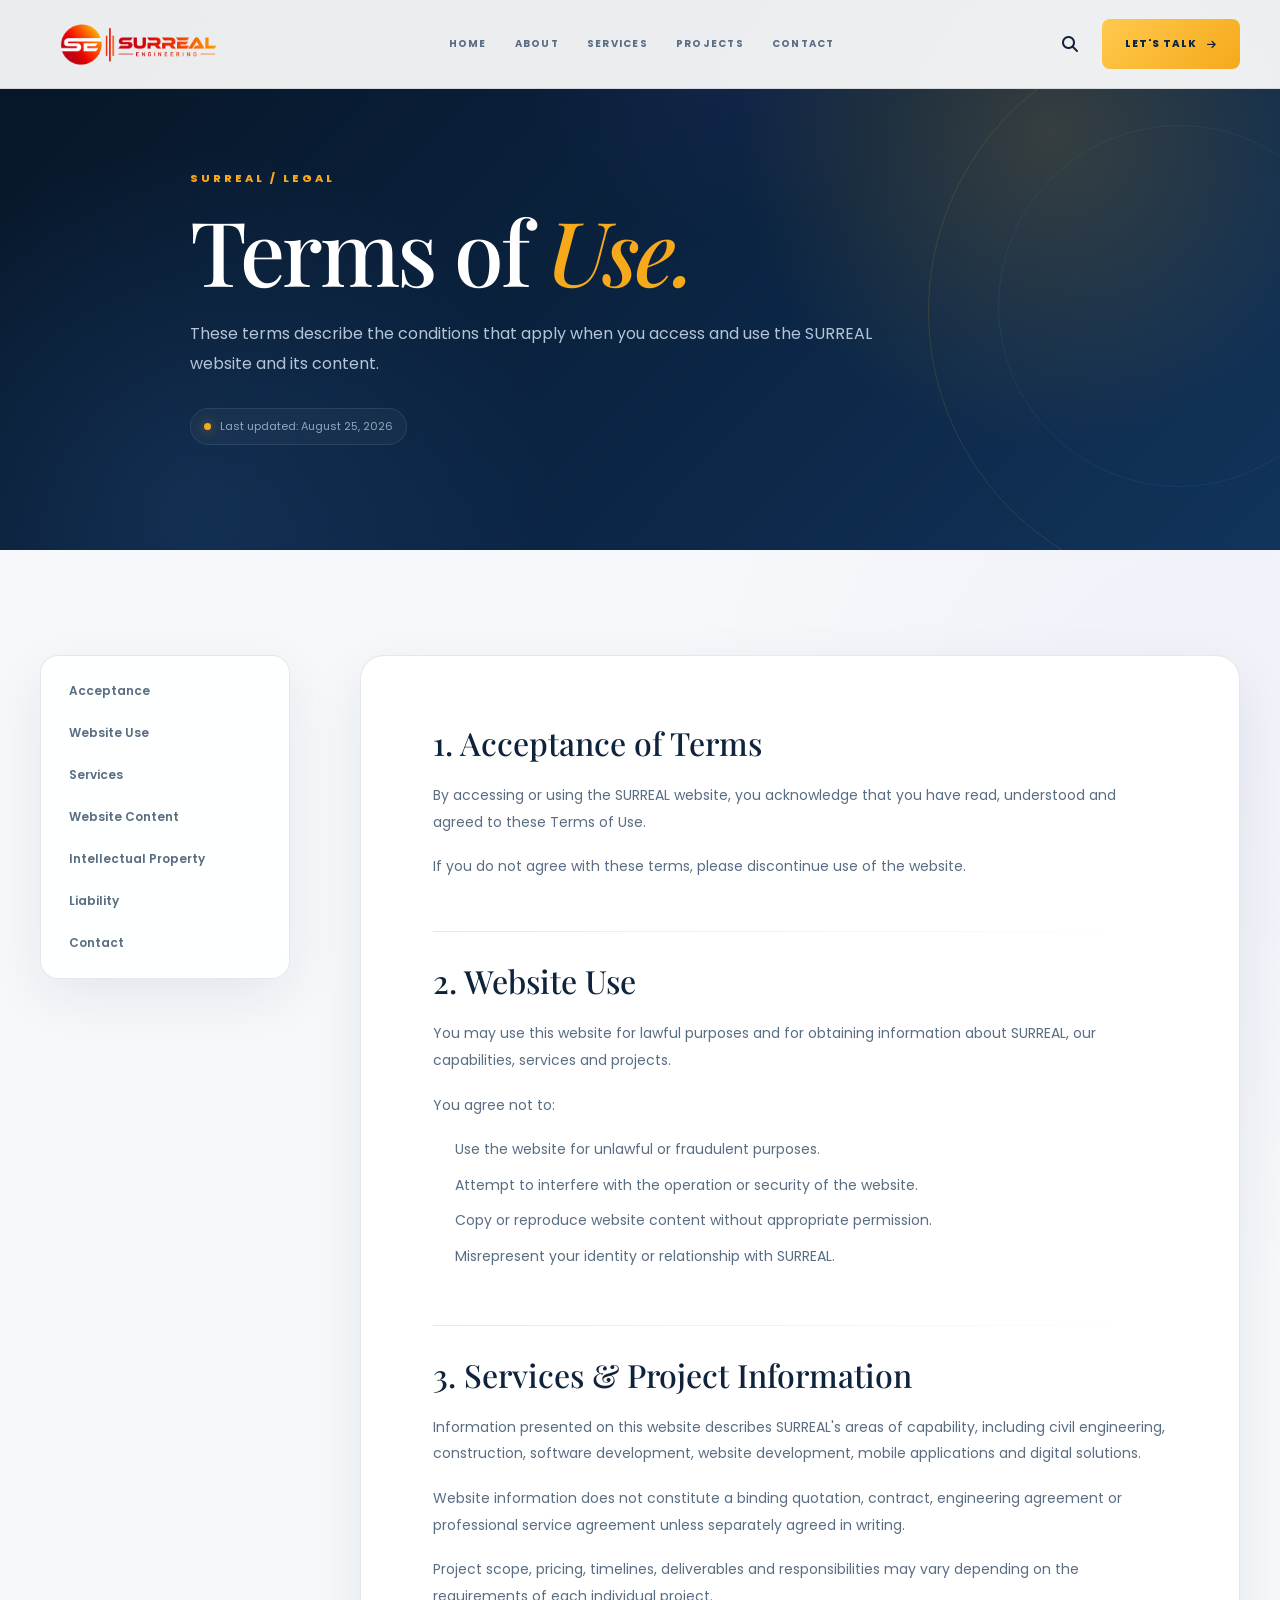
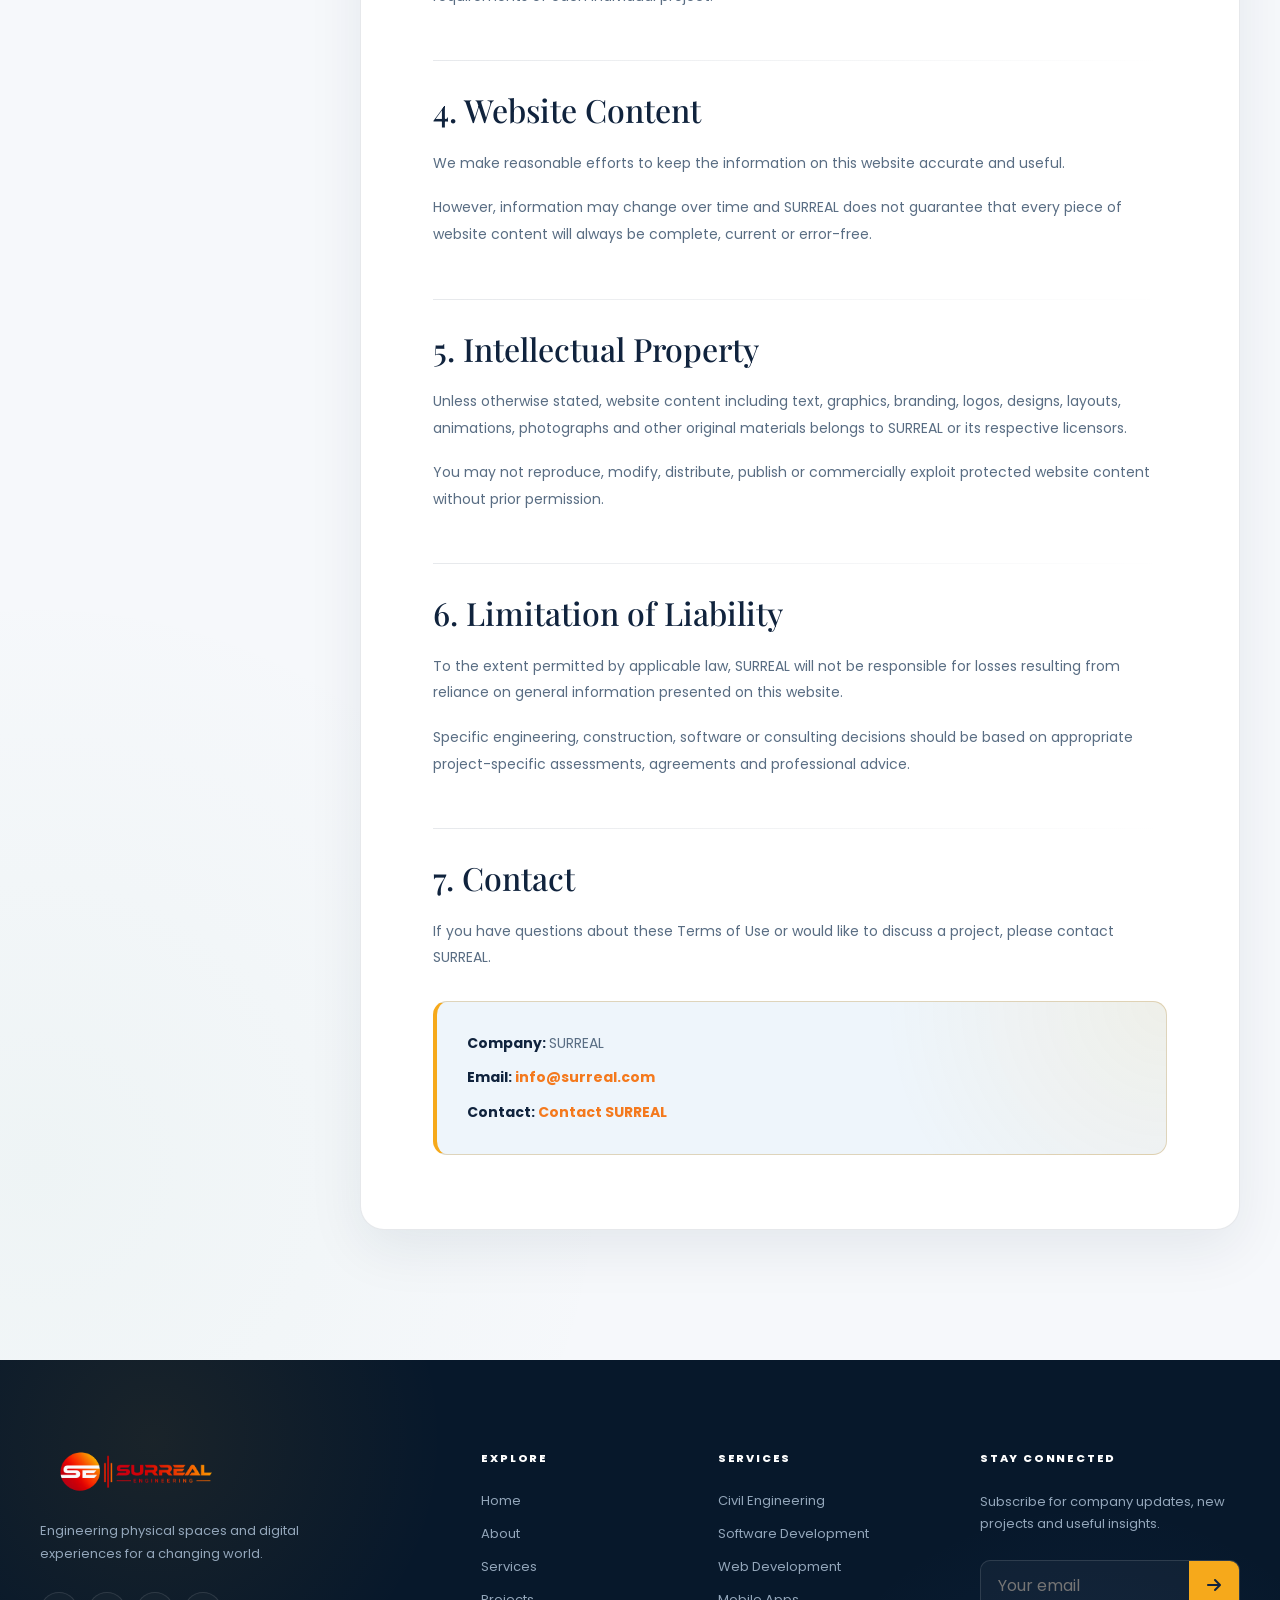
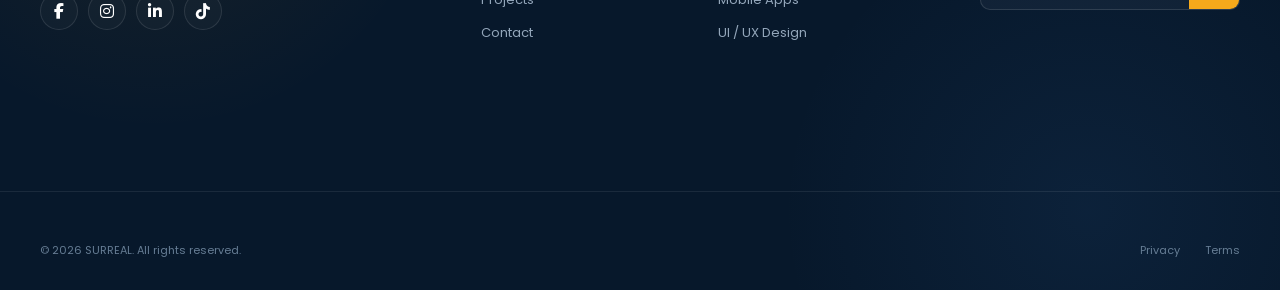
<file: terms.html>
<!DOCTYPE html>
<html lang="en">

<head>

    <meta charset="UTF-8">

    <meta
        name="viewport"
        content="width=device-width, initial-scale=1.0"
    >

    <meta
        name="description"
        content="Terms of Use for SURREAL — Civil Engineering, Construction, IT, Software Development and Digital Solutions."
    >

    <meta
        name="author"
        content="SURREAL"
    >

    <meta
        name="theme-color"
        content="#0b1f3a"
    >

    <title>Terms of Use — SURREAL</title>


    <link
        rel="icon"
        type="image/png"
        href="circlelogo.png"
    >

    <link
        rel="apple-touch-icon"
        href="circlelogo.png"
    >


    <!-- Google Fonts -->

    <link
        rel="preconnect"
        href="https://fonts.googleapis.com"
    >

    <link
        rel="preconnect"
        href="https://fonts.gstatic.com"
        crossorigin
    >

    <link
        href="https://fonts.googleapis.com/css2?family=Manrope:wght@400;500;600;700;800&family=Playfair+Display:ital,wght@400;500;600;700&family=Poppins:wght@300;400;500;600;700;800&display=swap"
        rel="stylesheet"
    >


    <!-- Font Awesome -->

    <link
        rel="stylesheet"
        href="https://cdnjs.cloudflare.com/ajax/libs/font-awesome/6.7.2/css/all.min.css"
    >


    <!-- Main Website CSS -->

    <link
        rel="stylesheet"
        href="style.css"
    >


    
    <style>
        /* =====================================================
           SURREAL LEGAL PAGES — INDEX THEME
           Light/dark follows the user's device appearance.
        ===================================================== */

        :root {
            color-scheme: light dark;
            --orange: #f6a91b;
            --orange-2: #f4791d;
            --yellow: #ffc94d;
            --navy: #0b1f3a;
            --navy-2: #12325a;
            --navy-3: #183f6d;
            --blue: #3f82d1;
            --purple: #7357d9;
            --green: #3f9b72;
            --page-bg: #f6f8fb;
            --surface: #ffffff;
            --surface-2: #eef5fb;
            --text: #10233d;
            --text-soft: #596d83;
            --muted: #8190a1;
            --border: rgba(13, 35, 66, .10);
            --shadow: 0 18px 55px rgba(13, 35, 66, .08);
            --shadow-hover: 0 30px 80px rgba(13, 35, 66, .14);
        }

        @media (prefers-color-scheme: dark) {
            :root {
                --page-bg: #071526;
                --surface: #0d213a;
                --surface-2: #122b47;
                --text: #f5f8fb;
                --text-soft: #b5c4d5;
                --muted: #8498ad;
                --border: rgba(255,255,255,.09);
                --shadow: 0 20px 60px rgba(0,0,0,.22);
                --shadow-hover: 0 32px 90px rgba(0,0,0,.34);
            }
        }

        html,
        body {
            width: 100%;
            max-width: 100%;
            overflow-x: hidden;
        }

        body {
            margin: 0;
            color: var(--text);
            background: var(--page-bg);
        }

        .legal-hero {
            position: relative;
            overflow: hidden;
            padding: 170px 0 105px;
            color: #fff;
            background:
                radial-gradient(circle at 82% 24%, rgba(246,169,27,.18), transparent 28%),
                radial-gradient(circle at 15% 92%, rgba(63,130,209,.16), transparent 30%),
                radial-gradient(circle at 56% 8%, rgba(115,87,217,.08), transparent 22%),
                linear-gradient(135deg, #071526 0%, #0b2544 58%, #12345b 100%);
        }

        .legal-hero::before,
        .legal-hero::after {
            content: "";
            position: absolute;
            border-radius: 50%;
            pointer-events: none;
        }

        .legal-hero::before {
            width: 560px;
            height: 560px;
            right: -210px;
            top: 30px;
            border: 1px solid rgba(246,169,27,.14);
        }

        .legal-hero::after {
            width: 360px;
            height: 360px;
            right: -80px;
            top: 125px;
            border: 1px solid rgba(63,130,209,.14);
        }

        .legal-hero-inner {
            position: relative;
            z-index: 2;
            max-width: 900px;
        }

        .legal-eyebrow {
            margin-bottom: 20px;
            color: var(--orange);
            font-size: 11px;
            font-weight: 800;
            letter-spacing: 3px;
        }

        .legal-hero h1 {
            max-width: 880px;
            margin: 0 0 26px;
            color: #fff;
            font-family: "Playfair Display", Georgia, serif;
            font-size: clamp(54px, 7vw, 96px);
            font-weight: 500;
            line-height: .96;
            letter-spacing: -3px;
        }

        .legal-hero h1 em {
            color: var(--orange);
            font-style: italic;
            font-weight: 500;
        }

        .legal-hero p {
            max-width: 700px;
            margin: 0;
            color: #b5c5d7;
            font-size: 16px;
            line-height: 1.9;
        }

        .legal-date {
            display: inline-flex;
            align-items: center;
            gap: 9px;
            margin-top: 28px;
            padding: 9px 13px;
            border: 1px solid rgba(255,255,255,.09);
            border-radius: 999px;
            color: #91a7bc;
            background: rgba(255,255,255,.035);
            font-size: 11px;
        }

        .legal-date::before {
            content: "";
            width: 7px;
            height: 7px;
            border-radius: 50%;
            background: var(--orange);
            box-shadow: 0 0 12px rgba(246,169,27,.65);
        }

        .legal-section {
            position: relative;
            padding: 105px 0 130px;
            background:
                radial-gradient(circle at 95% 8%, rgba(115,87,217,.045), transparent 22%),
                radial-gradient(circle at 3% 92%, rgba(63,155,114,.045), transparent 23%),
                var(--page-bg);
        }

        .legal-layout {
            display: grid;
            grid-template-columns: 250px minmax(0, 1fr);
            gap: 70px;
            align-items: start;
        }

        .legal-nav {
            position: sticky;
            top: 112px;
            padding: 14px;
            border: 1px solid var(--border);
            border-radius: 18px;
            background: color-mix(in srgb, var(--surface) 88%, transparent);
            box-shadow: var(--shadow);
            backdrop-filter: blur(14px);
            -webkit-backdrop-filter: blur(14px);
        }

        .legal-nav a {
            position: relative;
            display: block;
            padding: 12px 14px;
            border-radius: 10px;
            color: var(--text-soft);
            text-decoration: none;
            font-size: 12px;
            font-weight: 600;
            transition: color .25s ease, background .25s ease, transform .25s ease;
        }

        .legal-nav a:hover,
        .legal-nav a.active {
            color: var(--text);
            background: color-mix(in srgb, var(--orange) 10%, transparent);
            transform: translateX(4px);
        }

        .legal-nav a::before {
            content: "";
            position: absolute;
            left: 0;
            top: 50%;
            width: 3px;
            height: 0;
            border-radius: 3px;
            background: var(--orange);
            transform: translateY(-50%);
            transition: height .25s ease;
        }

        .legal-nav a:hover::before,
        .legal-nav a.active::before {
            height: 24px;
        }

        .legal-content {
            min-width: 0;
            max-width: 900px;
            padding: 68px 72px;
            border: 1px solid var(--border);
            border-radius: 24px;
            background: var(--surface);
            box-shadow: var(--shadow);
        }

        .legal-content section {
            position: relative;
            margin-bottom: 58px;
            padding-bottom: 6px;
            scroll-margin-top: 120px;
        }

        .legal-content section:not(:last-child)::after {
            content: "";
            position: absolute;
            left: 0;
            bottom: -28px;
            width: 100%;
            height: 1px;
            background: linear-gradient(90deg, var(--border), transparent);
        }

        .legal-content section:last-child {
            margin-bottom: 0;
        }

        .legal-content h2 {
            margin: 0 0 20px;
            color: var(--text);
            font-family: "Playfair Display", Georgia, serif;
            font-size: 32px;
            font-weight: 500;
            line-height: 1.2;
        }

        .legal-content h3 {
            margin: 30px 0 10px;
            color: var(--text);
            font-size: 17px;
        }

        .legal-content p,
        .legal-content li {
            color: var(--text-soft);
            font-size: 14px;
            line-height: 1.9;
        }

        .legal-content p {
            margin: 0 0 18px;
        }

        .legal-content ul {
            margin: 16px 0 22px;
            padding-left: 22px;
        }

        .legal-content li {
            margin-bottom: 9px;
        }

        .legal-content strong {
            color: var(--text);
        }

        .legal-contact-box {
            position: relative;
            overflow: hidden;
            margin-top: 30px;
            padding: 28px 30px;
            border: 1px solid color-mix(in srgb, var(--orange) 22%, var(--border));
            border-left: 4px solid var(--orange);
            border-radius: 14px;
            background:
                radial-gradient(circle at 100% 0%, rgba(246,169,27,.08), transparent 38%),
                var(--surface-2);
        }

        .legal-contact-box p {
            margin-bottom: 8px;
        }

        .legal-contact-box p:last-child {
            margin-bottom: 0;
        }

        .legal-contact-box a {
            color: var(--orange-2);
            text-decoration: none;
            font-weight: 700;
        }

        .legal-contact-box a:hover {
            text-decoration: underline;
        }

        /* Footer fallback styling so legal pages always match the index theme */
        .site-footer {
            position: relative;
            overflow: hidden;
            padding: 90px 0 0;
            color: #fff;
            background:
                radial-gradient(circle at 12% 15%, rgba(246,169,27,.08), transparent 24%),
                radial-gradient(circle at 85% 85%, rgba(63,130,209,.09), transparent 26%),
                #07182b;
        }

        .footer-inner {
            display: grid;
            grid-template-columns: minmax(280px,1.45fr) minmax(150px,.65fr) minmax(190px,.75fr) minmax(260px,1fr);
            gap: 70px;
            align-items: start;
            padding-bottom: 75px;
        }

        .footer-brand { max-width: 370px; }
        .footer-logo { display: inline-flex; margin-bottom: 27px; }
        .footer-logo-image { width: 230px; max-width: 100%; height: auto; display: block; object-fit: contain; }
        .footer-brand > p { max-width: 340px; margin: 0; color: #93a6ba; font-size: 13px; line-height: 1.8; }
        .footer-social { display: flex; gap: 10px; margin-top: 27px; }
        .footer-social a {
            width: 38px;
            height: 38px;
            display: grid;
            place-items: center;
            border: 1px solid rgba(255,255,255,.11);
            border-radius: 50%;
            color: #fff;
            background: rgba(255,255,255,.025);
            text-decoration: none;
            transition: .3s ease;
        }
        .footer-social a:hover { transform: translateY(-4px); color: #10233d; background: var(--orange); border-color: var(--orange); }

        .footer-col { display: flex; flex-direction: column; align-items: flex-start; }
        .footer-col h4,
        .footer-news h4 { margin: 0 0 24px; color: #fff; font-size: 11px; font-weight: 800; letter-spacing: 1.8px; }
        .footer-col a { margin-bottom: 13px; color: #93a6ba; text-decoration: none; font-size: 13px; transition: .25s ease; }
        .footer-col a:hover { color: #fff; transform: translateX(4px); }
        .footer-news > p { max-width: 290px; margin: 0 0 24px; color: #93a6ba; font-size: 13px; line-height: 1.75; }

        .newsletter-form {
            width: 100%;
            max-width: 320px;
            height: 50px;
            display: flex;
            overflow: hidden;
            border: 1px solid rgba(255,255,255,.12);
            border-radius: 10px;
            background: rgba(255,255,255,.04);
        }

        .newsletter-form input {
            flex: 1;
            min-width: 0;
            padding: 0 17px;
            border: 0;
            outline: 0;
            color: #fff;
            background: transparent;
        }

        .newsletter-form button {
            width: 50px;
            border: 0;
            color: #10233d;
            background: var(--orange);
            cursor: pointer;
        }

        .footer-bottom { border-top: 1px solid rgba(255,255,255,.08); }
        .footer-bottom-inner { min-height: 78px; display: flex; align-items: center; justify-content: space-between; gap: 30px; }
        .footer-bottom p,
        .footer-legal a { color: #667d94; font-size: 11px; }
        .footer-bottom p { margin: 0; }
        .footer-legal { display: flex; gap: 25px; }
        .footer-legal a { text-decoration: none; }
        .footer-legal a:hover { color: #fff; }

        @media (max-width: 1100px) {
            .legal-layout { gap: 45px; grid-template-columns: 220px minmax(0,1fr); }
            .legal-content { padding: 55px 48px; }
            .footer-inner {
                grid-template-columns: minmax(260px,1.3fr) repeat(2,minmax(150px,.7fr));
                gap: 55px 45px;
            }
            .footer-news { grid-column: 1 / -1; max-width: 420px; }
        }

        @media (max-width: 900px) {
            .legal-layout { grid-template-columns: 1fr; gap: 35px; }
            .legal-nav {
                position: static;
                display: flex;
                flex-wrap: nowrap;
                gap: 5px;
                overflow-x: auto;
                padding: 9px;
                scrollbar-width: none;
            }
            .legal-nav::-webkit-scrollbar { display: none; }
            .legal-nav a { flex: 0 0 auto; white-space: nowrap; }
        }

        @media (max-width: 850px) {
            .header-contact { display: none !important; }

            .hamburger {
                width: 44px;
                height: 44px;
                display: flex !important;
                flex-direction: column;
                justify-content: center;
                align-items: center;
                gap: 5px;
                padding: 0;
                border: 0;
                background: transparent;
                cursor: pointer;
                position: relative;
                z-index: 1002;
            }

            .hamburger span {
                width: 23px;
                height: 2px;
                display: block;
                border-radius: 10px;
                background: currentColor;
                transition: transform .3s ease, opacity .25s ease;
            }

            .hamburger.active span:nth-child(1) { transform: translateY(7px) rotate(45deg); }
            .hamburger.active span:nth-child(2) { opacity: 0; transform: scaleX(0); }
            .hamburger.active span:nth-child(3) { transform: translateY(-7px) rotate(-45deg); }
        }

        @media (max-width: 650px) {
            .legal-hero { padding: 125px 0 75px; }
            .legal-hero h1 { font-size: clamp(48px, 14vw, 66px); letter-spacing: -2px; }
            .legal-hero p { font-size: 14px; }
            .legal-section { padding: 70px 0 90px; }
            .legal-content { padding: 34px 24px; border-radius: 18px; }
            .legal-content h2 { font-size: 27px; }
            .legal-content p,
            .legal-content li { font-size: 13px; }

            .footer-inner {
                grid-template-columns: repeat(2,minmax(0,1fr));
                gap: 50px 30px;
            }

            .footer-brand,
            .footer-news { grid-column: 1 / -1; }

            .footer-bottom-inner {
                min-height: auto;
                padding: 24px 0;
                flex-direction: column;
                align-items: flex-start;
            }
        }

        @media (max-width: 450px) {
            .legal-content { padding: 30px 20px; }
            .legal-contact-box { padding: 22px 20px; }
            .footer-inner { grid-template-columns: 1fr; }
            .footer-brand,
            .footer-news { grid-column: auto; }
            .footer-logo-image { width: 190px; }
        }

        @media (prefers-reduced-motion: reduce) {
            .legal-nav a,
            .footer-social a,
            .footer-col a,
            .hamburger span {
                transition: none !important;
            }
        }
    </style>


</head>


<body>


    <!-- =====================================================
         HEADER
    ====================================================== -->

    <header class="site-header">

        <div class="container header-inner">


            <a
                href="index.html"
                class="logo"
                aria-label="SURREAL Home"
            >

                <img
                    src="logo1.png"
                    alt="SURREAL"
                    class="nav-logo"
                >

            </a>


            <nav
                class="main-nav"
                id="mainNav"
            >

                <a href="index.html" class="nav-link">
                    HOME
                </a>

                <a href="about.html" class="nav-link">
                    ABOUT
                </a>

                <a href="services.html" class="nav-link">
                    SERVICES
                </a>

                <a href="index.html#projects" class="nav-link">
                    PROJECTS
                </a>

                <a href="contact.html" class="nav-link">
                    CONTACT
                </a>

            </nav>


            <div class="header-actions">


                <div
                    class="search-box"
                    id="searchBox"
                >

                    <input
                        type="search"
                        id="siteSearch"
                        placeholder="Search..."
                        aria-label="Search website"
                    >

                    <button
                        type="button"
                        class="icon-btn"
                        id="searchToggle"
                        aria-label="Search"
                    >

                        <i class="fa-solid fa-magnifying-glass"></i>

                    </button>

                </div>


                <a
                    href="contact.html"
                    class="btn btn-orange magnetic header-contact"
                >

                    LET'S TALK

                    <i class="fa-solid fa-arrow-right"></i>

                </a>


                <button
                    type="button"
                    class="hamburger"
                    id="hamburger"
                    aria-label="Open navigation"
                    aria-expanded="false"
                >

                    <span></span>
                    <span></span>
                    <span></span>

                </button>

            </div>

        </div>

    </header>


    <!-- =====================================================
         MAIN
    ====================================================== -->

    <main>


        <section class="legal-hero">

            <div class="container legal-hero-inner">

                <div class="legal-eyebrow">
                    SURREAL / LEGAL
                </div>


                <h1>

                    Terms of

                    <em>
                        Use.
                    </em>

                </h1>


                <p>

                    These terms describe the conditions that apply
                    when you access and use the SURREAL website
                    and its content.

                </p>


                <div class="legal-date">

                    Last updated:
                    August 25, 2026

                </div>

            </div>

        </section>



        <!-- =================================================
             TERMS CONTENT
        ================================================== -->

        <section class="legal-section">

            <div class="container legal-layout">


                <aside class="legal-nav">

                    <a href="#acceptance">
                        Acceptance
                    </a>

                    <a href="#website">
                        Website Use
                    </a>

                    <a href="#services">
                        Services
                    </a>

                    <a href="#content">
                        Website Content
                    </a>

                    <a href="#intellectual">
                        Intellectual Property
                    </a>

                    <a href="#liability">
                        Liability
                    </a>

                    <a href="#contact">
                        Contact
                    </a>

                </aside>



                <article class="legal-content">


                    <section id="acceptance">

                        <h2>
                            1. Acceptance of Terms
                        </h2>

                        <p>

                            By accessing or using the SURREAL
                            website, you acknowledge that you have
                            read, understood and agreed to these
                            Terms of Use.

                        </p>

                        <p>

                            If you do not agree with these terms,
                            please discontinue use of the website.

                        </p>

                    </section>



                    <section id="website">

                        <h2>
                            2. Website Use
                        </h2>

                        <p>

                            You may use this website for lawful
                            purposes and for obtaining information
                            about SURREAL, our capabilities,
                            services and projects.

                        </p>

                        <p>
                            You agree not to:

                        </p>


                        <ul>

                            <li>
                                Use the website for unlawful
                                or fraudulent purposes.
                            </li>

                            <li>
                                Attempt to interfere with the
                                operation or security of the website.
                            </li>

                            <li>
                                Copy or reproduce website
                                content without appropriate
                                permission.
                            </li>

                            <li>
                                Misrepresent your identity or
                                relationship with SURREAL.
                            </li>

                        </ul>

                    </section>



                    <section id="services">

                        <h2>
                            3. Services & Project Information
                        </h2>

                        <p>

                            Information presented on this website
                            describes SURREAL's areas of capability,
                            including civil engineering,
                            construction, software development,
                            website development, mobile applications
                            and digital solutions.

                        </p>

                        <p>

                            Website information does not constitute
                            a binding quotation, contract, engineering
                            agreement or professional service agreement
                            unless separately agreed in writing.

                        </p>

                        <p>

                            Project scope, pricing, timelines,
                            deliverables and responsibilities may
                            vary depending on the requirements of
                            each individual project.

                        </p>

                    </section>



                    <section id="content">

                        <h2>
                            4. Website Content
                        </h2>

                        <p>

                            We make reasonable efforts to keep the
                            information on this website accurate and
                            useful.

                        </p>

                        <p>

                            However, information may change over time
                            and SURREAL does not guarantee that every
                            piece of website content will always be
                            complete, current or error-free.

                        </p>

                    </section>



                    <section id="intellectual">

                        <h2>
                            5. Intellectual Property
                        </h2>

                        <p>

                            Unless otherwise stated, website content
                            including text, graphics, branding,
                            logos, designs, layouts, animations,
                            photographs and other original materials
                            belongs to SURREAL or its respective
                            licensors.

                        </p>

                        <p>

                            You may not reproduce, modify, distribute,
                            publish or commercially exploit protected
                            website content without prior permission.

                        </p>

                    </section>



                    <section id="liability">

                        <h2>
                            6. Limitation of Liability
                        </h2>

                        <p>

                            To the extent permitted by applicable
                            law, SURREAL will not be responsible for
                            losses resulting from reliance on general
                            information presented on this website.

                        </p>

                        <p>

                            Specific engineering, construction,
                            software or consulting decisions should
                            be based on appropriate project-specific
                            assessments, agreements and professional
                            advice.

                        </p>

                    </section>



                    <section id="contact">

                        <h2>
                            7. Contact
                        </h2>

                        <p>

                            If you have questions about these Terms
                            of Use or would like to discuss a project,
                            please contact SURREAL.

                        </p>


                        <div class="legal-contact-box">

                            <p>

                                <strong>
                                    Company:
                                </strong>

                                SURREAL

                            </p>


                            <p>

                                <strong>
                                    Email:
                                </strong>

                                <a
                                    href="mailto:info@surreal.com"
                                >
                                    info@surreal.com
                                </a>

                            </p>


                            <p>

                                <strong>
                                    Contact:
                                </strong>

                                <a href="contact.html">
                                    Contact SURREAL
                                </a>

                            </p>

                        </div>

                    </section>

                </article>

            </div>

        </section>

    </main>



    <!-- =====================================================
         FOOTER
    ====================================================== -->

    <footer class="site-footer">

        <div class="container footer-inner">


            <div class="footer-brand">

                <a
                    href="index.html"
                    class="logo footer-logo"
                >

                    <img
                        src="logo1.png"
                        alt="SURREAL"
                        class="footer-logo-image"
                    >

                </a>


                <p>

                    Engineering physical spaces and
                    digital experiences for a changing world.

                </p>


                <div class="footer-social">

                    <a
                        href="#"
                        aria-label="Facebook"
                    >
                        <i class="fa-brands fa-facebook-f"></i>
                    </a>


                    <a
                        href="#"
                        aria-label="Instagram"
                    >
                        <i class="fa-brands fa-instagram"></i>
                    </a>


                    <a
                        href="#"
                        aria-label="LinkedIn"
                    >
                        <i class="fa-brands fa-linkedin-in"></i>
                    </a>


                    <a
                        href="#"
                        aria-label="TikTok"
                    >
                        <i class="fa-brands fa-tiktok"></i>
                    </a>

                </div>

            </div>



            <div class="footer-col">

                <h4>
                    EXPLORE
                </h4>

                <a href="index.html">
                    Home
                </a>

                <a href="about.html">
                    About
                </a>

                <a href="index.html#services">
                    Services
                </a>

                <a href="index.html#projects">
                    Projects
                </a>

                <a href="contact.html">
                    Contact
                </a>

            </div>



            <div class="footer-col">

                <h4>
                    SERVICES
                </h4>

                <a href="index.html#civil-projects">
                    Civil Engineering
                </a>

                <a href="index.html#it-projects">
                    Software Development
                </a>

                <a href="index.html#it-projects">
                    Web Development
                </a>

                <a href="index.html#it-projects">
                    Mobile Apps
                </a>

                <a href="index.html#it-projects">
                    UI / UX Design
                </a>

            </div>



            <div class="footer-news">

                <h4>
                    STAY CONNECTED
                </h4>

                <p>
                    Subscribe for company updates,
                    new projects and useful insights.
                </p>


                <form
                    class="newsletter-form"
                    id="newsletterForm"
                >

                    <input
                        type="email"
                        name="newsletter_email"
                        placeholder="Your email"
                        aria-label="Your email"
                        required
                    >


                    <button
                        type="submit"
                        aria-label="Subscribe"
                    >

                        <i class="fa-solid fa-arrow-right"></i>

                    </button>

                </form>

            </div>

        </div>



        <div class="footer-bottom">

            <div class="container footer-bottom-inner">

                <p>
                    © 2026 SURREAL. All rights reserved.
                </p>


                <div class="footer-legal">

                    <a href="privacy.html">
                        Privacy
                    </a>

                    <a href="terms.html">
                        Terms
                    </a>

                </div>

            </div>

        </div>

    </footer>



    <!-- MAIN WEBSITE JAVASCRIPT -->

    <script src="script.js"></script>

</body>

</html>
</file>
<file: style.css>
/* =========================================================
   SURREAL ENGINEERING
   PROFESSIONAL MULTI-COLOR SYSTEM
========================================================= */

:root {

    color-scheme: light dark;

    --orange: #f6a91b;
    --orange-2: #f4791d;
    --yellow: #ffc94d;

    --navy: #0b1f3a;
    --navy-2: #12325a;
    --navy-3: #183f6d;

    --blue: #3f82d1;
    --blue-soft: #eaf3fd;

    --purple: #7357d9;
    --purple-soft: #f0edff;

    --green: #3f9b72;
    --green-soft: #eaf7f0;

    --rose: #d9686a;
    --rose-soft: #fbefef;

    --cream: #fff9ee;

    --page-bg: #f6f8fb;

    --section-white: #ffffff;
    --section-blue: #eef5fb;
    --section-purple: #f6f3ff;
    --section-green: #f0f8f4;
    --section-warm: #fff8ed;

    --surface: #ffffff;
    --surface-2: #f3f6fa;

    --text: #10233d;
    --text-soft: #556a82;
    --muted: #8190a1;

    --border: rgba(13, 35, 66, .10);

    --header-bg: rgba(255, 255, 255, .92);

    --shadow:
        0 18px 55px
        rgba(13, 35, 66, .08);

    --shadow-hover:
        0 35px 90px
        rgba(13, 35, 66, .16);

    --container: 1280px;
}


/* =========================================================
   DARK MODE
========================================================= */

@media (prefers-color-scheme: dark) {

    :root {

        --page-bg: #071526;

        --section-white: #0d213a;
        --section-blue: #102944;
        --section-purple: #171f3d;
        --section-green: #102c29;
        --section-warm: #282719;

        --surface: #142d49;
        --surface-2: #183551;

        --text: #f5f8fb;
        --text-soft: #b5c4d5;
        --muted: #8ea1b5;

        --border: rgba(255, 255, 255, .09);

        --header-bg: rgba(7, 21, 38, .91);

        --shadow:
            0 18px 55px
            rgba(0,0,0,.24);

        --shadow-hover:
            0 35px 90px
            rgba(0,0,0,.40);
    }

}


/* =========================================================
   RESET
========================================================= */

* {
    margin: 0;
    padding: 0;
    box-sizing: border-box;
}


html {
    scroll-behavior: smooth;
}


body {

    min-height: 100vh;

    overflow-x: hidden;

    font-family:
        "Poppins",
        sans-serif;

    color:
        var(--text);

    background:
        var(--page-bg);

    -webkit-font-smoothing:
        antialiased;
}


body.modal-open,
body.nav-open {
    overflow: hidden;
}


img {
    display: block;
    width: 100%;
}


a {
    color: inherit;
    text-decoration: none;
}


button,
input,
textarea {
    font: inherit;
}


button {
    border: 0;
    cursor: pointer;
}


input,
textarea {
    outline: 0;
}


ul {
    list-style: none;
}


.container {

    width:
        min(
            calc(100% - 80px),
            var(--container)
        );

    margin-inline: auto;
}


a:focus-visible,
button:focus-visible,
input:focus-visible,
textarea:focus-visible,
[tabindex]:focus-visible {

    outline:
        3px solid
        rgba(246,169,27,.48);

    outline-offset:
        4px;
}


/* =========================================================
   PARTICLES
========================================================= */

.cursor-particles {

    position: fixed;

    inset: 0;

    z-index: 9999;

    width: 100vw;
    height: 100vh;

    pointer-events: none;
}


/* =========================================================
   HEADER
========================================================= */

.site-header {

    position: fixed;

    inset:
        0 0 auto 0;

    z-index: 1000;

    width: 100%;

    padding:
        18px 0;

    background:
        var(--header-bg);

    border-bottom:
        1px solid
        var(--border);

    backdrop-filter:
        blur(18px);

    -webkit-backdrop-filter:
        blur(18px);

    transform:
        translateY(0);

    opacity: 1;

    transition:
        transform .42s cubic-bezier(.22,.61,.36,1),
        opacity .28s ease,
        background .3s ease,
        padding .3s ease,
        box-shadow .3s ease;
}


.site-header.scrolled {

    padding:
        10px 0;

    box-shadow:
        0 10px 35px
        rgba(11,31,58,.09);
}


.site-header.nav-hidden {

    transform:
        translateY(-115%);

    opacity: 0;
}


.header-inner {

    display: flex;

    align-items: center;

    justify-content:
        space-between;

    gap: 28px;
}


.nav-logo {

    width: 195px;
    height: 52px;

    object-fit: contain;
}


.main-nav {

    display: flex;

    align-items: center;

    gap: 28px;
}


.nav-link {

    position: relative;

    padding:
        10px 0;

    color:
        var(--text-soft);

    font-size: 10px;

    font-weight: 700;

    letter-spacing: 1.25px;
}


.nav-link::after {

    content: "";

    position: absolute;

    left: 0;
    bottom: 1px;

    width: 0;
    height: 2px;

    background:
        linear-gradient(
            90deg,
            var(--orange),
            var(--orange-2)
        );

    border-radius: 100px;

    transition:
        width .3s ease;
}


.nav-link:hover,
.nav-link.active {
    color: var(--text);
}


.nav-link:hover::after,
.nav-link.active::after {
    width: 100%;
}


.header-actions {

    display: flex;

    align-items: center;

    gap: 10px;
}


.search-box {

    display: flex;

    align-items: center;

    overflow: hidden;

    border:
        1px solid transparent;

    border-radius: 30px;

    transition: .3s ease;
}


.search-box.open {

    background:
        var(--surface);

    border-color:
        var(--border);
}


.search-box input {

    width: 0;

    padding: 0;

    opacity: 0;

    color:
        var(--text);

    background:
        transparent;

    border: 0;

    transition:
        width .3s ease,
        opacity .3s ease,
        padding .3s ease;
}


.search-box.open input {

    width: 150px;

    padding-left: 15px;

    opacity: 1;
}


.icon-btn {

    width: 42px;
    height: 42px;

    display: grid;

    place-items: center;

    color:
        var(--text);

    background:
        transparent;

    border-radius: 50%;
}


/* =========================================================
   BUTTONS
========================================================= */

.btn {

    position: relative;

    display: inline-flex;

    align-items: center;

    justify-content: center;

    gap: 10px;

    min-height: 50px;

    padding:
        0 23px;

    overflow: hidden;

    border-radius: 8px;

    font-size: 10px;

    font-weight: 800;

    letter-spacing: 1px;

    transition:
        transform .3s ease,
        box-shadow .3s ease,
        background .3s ease,
        color .3s ease;
}


.btn i {

    transition:
        transform .3s ease;
}


.btn:hover i {
    transform: translateX(5px);
}


.btn-orange {

    color:
        #10233d;

    background:
        linear-gradient(
            135deg,
            var(--yellow),
            var(--orange)
        );
}


.btn-orange:hover {

    box-shadow:
        0 15px 38px
        rgba(246,169,27,.28);
}


.btn-dark {

    color: #fff;

    background:
        var(--navy);
}


.btn-dark:hover {

    background:
        var(--orange-2);

    box-shadow:
        0 16px 40px
        rgba(244,121,29,.23);
}


.full-btn {
    width: 100%;
}


/* =========================================================
   HAMBURGER
========================================================= */

.hamburger {

    display: none;

    width: 42px;
    height: 42px;

    flex-direction: column;

    align-items: center;

    justify-content: center;

    gap: 5px;

    background: transparent;
}


.hamburger span {

    width: 22px;
    height: 2px;

    background:
        var(--text);
}


/* =========================================================
   HERO
========================================================= */

.home-hero {

    position: relative;

    min-height:
        100svh;

    display: flex;

    align-items: center;

    overflow: hidden;

    padding:
        145px 0 100px;

    color: #fff;

    background:

        radial-gradient(
            circle at 92% 12%,
            rgba(246,169,27,.14),
            transparent 25%
        ),

        radial-gradient(
            circle at 10% 88%,
            rgba(63,130,209,.18),
            transparent 28%
        ),

        linear-gradient(
            135deg,
            #0a1d36,
            #0d2747 62%,
            #112e50
        );
}


.hero-network {

    position: absolute;

    inset: 0;

    width: 100%;
    height: 100%;

    z-index: 0;

    pointer-events: none;
}


.hero-grid-overlay {

    position: absolute;

    inset: 0;

    background-image:

        linear-gradient(
            rgba(255,255,255,.014) 1px,
            transparent 1px
        ),

        linear-gradient(
            90deg,
            rgba(255,255,255,.014) 1px,
            transparent 1px
        );

    background-size:
        68px 68px;
}


.hero-glow {

    position: absolute;

    border-radius: 50%;

    filter:
        blur(120px);

    pointer-events: none;
}


.hero-glow-one {

    width: 480px;
    height: 480px;

    top: -230px;
    right: -120px;

    background:
        rgba(246,169,27,.12);
}


.hero-glow-two {

    width: 500px;
    height: 500px;

    left: -250px;
    bottom: -250px;

    background:
        rgba(63,130,209,.14);
}


.hero-glow-three {

    width: 360px;
    height: 360px;

    right: 24%;
    bottom: -250px;

    background:
        rgba(115,87,217,.11);
}


.premium-hero-inner {

    position: relative;

    z-index: 2;

    display: grid;

    grid-template-columns:
        minmax(0,1.08fr)
        minmax(430px,.92fr);

    align-items: center;

    gap:
        clamp(
            70px,
            8vw,
            120px
        );
}


.hero-kicker {

    display: inline-flex;

    align-items: center;

    gap: 10px;

    margin-bottom: 24px;

    color:
        #a2b6cc;

    font-size: 9px;

    font-weight: 800;

    letter-spacing: 2px;
}


.hero-kicker span {

    width: 7px;
    height: 7px;

    border-radius: 50%;

    background:
        var(--orange);

    box-shadow:
        0 0 20px
        rgba(246,169,27,.7);
}


.premium-hero-title {

    max-width: 700px;

    font-size:
        clamp(
            62px,
            7vw,
            110px
        );

    line-height: .91;

    letter-spacing: -5px;
}


.premium-hero-title strong {

    display: block;

    color:
        var(--yellow);
}


.premium-hero-description {

    max-width: 610px;

    margin-top: 30px;

    color:
        #b3c2d2;

    font-size: 15px;

    line-height: 1.9;
}


.hero-benefits {

    display: flex;

    flex-wrap: wrap;

    gap:
        18px 30px;

    margin-top: 32px;
}


.hero-benefit {

    display: flex;

    align-items: center;

    gap: 9px;

    color:
        #c1ccda;

    font-size: 11px;
}


.hero-benefit i {
    color: var(--orange);
}


.hero-actions {

    display: flex;

    flex-wrap: wrap;

    gap: 11px;

    margin-top: 35px;
}


.hero-primary-btn {

    color:
        #10233d;

    background:
        linear-gradient(
            135deg,
            var(--yellow),
            var(--orange)
        );
}


.hero-secondary-btn {

    color: #fff;

    background:
        rgba(255,255,255,.025);

    border:
        1px solid
        rgba(255,255,255,.16);
}


.hero-secondary-btn:hover {
    background: rgba(255,255,255,.08);
}


.hero-stats {

    max-width: 650px;

    display: grid;

    grid-template-columns:
        repeat(3,1fr);

    gap: 20px;

    margin-top: 48px;

    padding-top: 29px;

    border-top:
        1px solid
        rgba(255,255,255,.10);
}


.hero-stat {
    position: relative;
}


.hero-stat:not(:last-child)::after {

    content: "";

    position: absolute;

    right: 0;
    top: 3px;

    width: 1px;
    height: 42px;

    background:
        rgba(255,255,255,.08);
}


.hero-stat strong {

    display: block;

    font-size: 30px;
}


.hero-stat small {

    display: block;

    margin-top: 7px;

    color:
        #8fa4bc;

    font-size: 8px;

    letter-spacing: .8px;
}


/* =========================================================
   HERO CARDS
========================================================= */

.premium-hero-services {

    display: grid;

    grid-template-columns:
        repeat(2,1fr);

    gap: 17px;
}


.hero-service-card {

    position: relative;

    min-height: 190px;

    display: flex;

    flex-direction: column;

    align-items: center;

    justify-content: center;

    padding: 28px;

    overflow: hidden;

    text-align: center;

    background:
        rgba(255,255,255,.055);

    border:
        1px solid
        rgba(255,255,255,.085);

    border-radius: 20px;

    backdrop-filter:
        blur(12px);

    transition:
        transform .4s cubic-bezier(.22,.61,.36,1),
        background .35s ease,
        box-shadow .4s ease;
}


.hero-service-card::after {

    content: "";

    position: absolute;

    width: 170px;
    height: 170px;

    bottom: -120px;
    right: -120px;

    border-radius: 50%;

    background:
        rgba(246,169,27,.13);

    transition:
        transform .55s ease;
}


.hero-service-card:hover {

    transform:
        translateY(-9px)
        rotate(-1deg);

    background:
        rgba(255,255,255,.09);

    box-shadow:
        0 28px 70px
        rgba(0,0,0,.22);
}


.hero-service-card:hover::after {

    transform:
        scale(2.8);
}





.hero-card-index {

    position: absolute;

    top: 14px;
    left: 16px;

    z-index: 3;

    color:
        rgba(255,255,255,.4);

    font-size: 8px;

    letter-spacing: 1px;
}


.hero-service-featured
.hero-card-index {

    color:
        rgba(16,35,61,.45);
}


.hero-service-icon {

    position: relative;

    z-index: 2;

    margin-bottom: 13px;

    color:
        var(--orange);

    font-size: 29px;
}


.hero-service-featured
.hero-service-icon {

    color:
     var(--orange);
}


.hero-service-card:hover
.hero-service-icon {

    animation:
        iconWobble .6s ease;
}


@keyframes iconWobble {

    0% {
        transform: rotate(0);
    }

    25% {
        transform:
            rotate(-9deg)
            scale(1.08);
    }

    50% {
        transform:
            rotate(8deg)
            scale(1.13);
    }

    75% {
        transform:
            rotate(-4deg)
            scale(1.08);
    }

    100% {
        transform:
            rotate(0)
            scale(1);
    }
}


.hero-service-card h3,
.hero-service-card p {

    position: relative;

    z-index: 2;
}


.hero-service-card h3 {
    font-size: 14px;
}


.hero-service-card p {

    margin-top: 7px;

    color:
        #a9bbcf;

    font-size: 10px;
}





.hero-card-arrow {

    position: absolute;

    top: 15px;
    right: 15px;

    z-index: 3;

    width: 31px;
    height: 31px;

    display: grid;

    place-items: center;

    border-radius: 50%;

    background:
        rgba(255,255,255,.09);

    opacity: 0;

    transform:
        translate(-5px,5px);

    transition: .3s ease;
}


.hero-service-card:hover
.hero-card-arrow {

    opacity: 1;

    transform:
        translate(0);
}


/* =========================================================
   GENERAL
========================================================= */

.section {

    position: relative;

    padding:
        120px 0;
}


.about {

    overflow: hidden;

    background:
        var(--section-white);
}


.services {

    background:
        linear-gradient(
            180deg,
            var(--section-blue),
            #f7f9fc
        );
}


.help {

    overflow: hidden;

    background:
        linear-gradient(
            135deg,
            var(--section-white),
            var(--section-warm)
        );
}


.process-section {

    overflow: hidden;

    background:
        linear-gradient(
            135deg,
            #0b1f3a,
            #14345d
        );

    color: #fff;
}


.projects-intro {

    padding-bottom: 70px;

    background:
        var(--section-white);
}


.contact {

    background:
        linear-gradient(
            180deg,
            var(--section-blue),
            var(--section-white)
        );
}


/* =========================================================
   TYPE
========================================================= */

.eyebrow {

    margin-bottom: 14px;

    color:
        var(--orange-2);

    font-size: 12px;

    font-weight: 800;

    letter-spacing: 2px;
}


.section-title {

    max-width: 790px;

    font-family:
        "Playfair Display",
        serif;

    font-size:
        clamp(
            43px,
            5vw,
            72px
        );

    font-weight: 500;

    line-height: 1.03;

    letter-spacing: -2px;
}


.section-title em {

    color:
        var(--orange-2);

    font-style: italic;
}


.section-text {

    max-width: 620px;

    margin-top: 20px;

    color:
        var(--text-soft);

    font-size: 13px;

    line-height: 1.9;
}


.section-heading {

    display: flex;

    align-items: flex-end;

    justify-content:
        space-between;

    gap: 50px;

    margin-bottom: 55px;
}


.section-heading-text {

    max-width: 430px;

    color:
        var(--text-soft);

    font-size: 13px;

    line-height: 1.8;
}


.center-heading {

    max-width: 850px;

    margin:
        0 auto 60px;

    text-align: center;
}


.center-heading .section-title {
    margin-inline: auto;
}


.center-heading > p:last-child {

    max-width: 650px;

    margin:
        20px auto 0;

    color:
        var(--text-soft);

    font-size: 13px;

    line-height: 1.8;
}


/* =========================================================
   ABOUT
========================================================= */

.about-orb {

    position: absolute;

    border-radius: 50%;

    pointer-events: none;
}


.about-orb-one {

    width: 430px;
    height: 430px;

    top: -190px;
    right: -190px;

    background:
        rgba(246,169,27,.055);
}


.about-orb-two {

    width: 360px;
    height: 360px;

    left: -180px;
    bottom: -190px;

    background:
        rgba(115,87,217,.055);
}


.about-grid {

    position: relative;

    z-index: 2;

    display: grid;

    grid-template-columns:
        1fr 1fr;

    align-items: center;

    gap: 80px;
}


.about-copy .btn {
    margin-top: 28px;
}


.about-gallery {

    display: grid;

    grid-template-columns:
        1.2fr .8fr;

    grid-template-rows:
        220px 220px;

    gap: 13px;
}


.about-image {

    overflow: hidden;

    border-radius: 16px;

    box-shadow:
        var(--shadow);
}


.about-image-large {
    grid-row: span 2;
}


.about-image img {

    height: 100%;

    object-fit: cover;

    transition:
        transform .75s ease,
        filter .5s ease;
}


.about-image:hover img {

    transform:
        scale(1.08);

    filter:
        saturate(1.1);
}


/* =========================================================
   CAPABILITY STRIP
========================================================= */

.capability-strip {

    padding:
        28px 0;

    color: #fff;

    background:
        var(--navy);
}


.capability-grid {

    display: grid;

    grid-template-columns:
        repeat(4,1fr);
}


.capability-item {

    display: flex;

    align-items: center;

    gap: 14px;

    padding:
        12px 25px;

    border-right:
        1px solid
        rgba(255,255,255,.09);
}


.capability-item:last-child {
    border-right: 0;
}


.capability-item > span {

    width: 44px;
    height: 44px;

    display: grid;

    place-items: center;

    flex-shrink: 0;

    border-radius: 13px;

    transition:
        transform .35s ease,
        background .35s ease;
}


.capability-orange > span {

    color:
        var(--orange);

    background:
        rgba(246,169,27,.1);
}


.capability-purple > span {

    color:
        #9a88f0;

    background:
        rgba(115,87,217,.12);
}


.capability-green > span {

    color:
        #72c59a;

    background:
        rgba(63,155,114,.12);
}


.capability-blue > span {

    color:
        #79b5ff;

    background:
        rgba(63,130,209,.13);
}


.capability-item:hover > span {

    transform:
        rotate(-8deg)
        scale(1.1);
}


.capability-item strong {

    display: block;

    font-size: 12px;
}


.capability-item small {

    color:
        #90a5bc;

    font-size: 9px;
}


/* =========================================================
   SERVICES
========================================================= */

.service-grid {

    display: grid;

    gap: 35px;
}


.service-card {

    position: relative;

    display: grid;

    grid-template-columns:
        1fr .9fr;

    min-height: 500px;

    overflow: hidden;

    background:
        var(--surface);

    border:
        1px solid
        var(--border);

    border-radius: 21px;

    box-shadow:
        var(--shadow);

    transform-style:
        preserve-3d;

    transition:
        box-shadow .4s ease;
}


.service-card:hover {

    box-shadow:
        var(--shadow-hover);
}


.service-card-civil {

    background:
        linear-gradient(
            135deg,
            var(--surface) 60%,
            rgba(246,169,27,.07)
        );
}


.service-card-it {

    background:
        linear-gradient(
            135deg,
            var(--surface) 60%,
            rgba(115,87,217,.08)
        );
}


.service-card-copy {

    padding: 50px;
}


.service-card-top {

    display: flex;

    align-items: center;

    justify-content:
        space-between;

    margin-bottom: 30px;
}


.service-icon {

    width: 56px;
    height: 56px;

    display: grid;

    place-items: center;

    color:
        var(--orange-2);

    background:
        rgba(246,169,27,.11);

    border-radius: 15px;

    font-size: 20px;
}


.service-card-it .service-icon {

    color:
        var(--purple);

    background:
        rgba(115,87,217,.11);
}


.service-index {

    color:
        var(--muted);

    font-size: 10px;

    letter-spacing: 2px;
}


.service-card h3 {

    font-family:
        "Playfair Display",
        serif;

    font-size: 40px;

    font-weight: 500;
}


.service-card-copy > p {

    margin-top: 17px;

    color:
        var(--text-soft);

    font-size: 12px;

    line-height: 1.8;
}


.service-card ul {

    display: grid;

    grid-template-columns:
        1fr 1fr;

    gap:
        11px 15px;

    margin-top: 25px;
}


.service-card li {

    position: relative;

    padding-left: 20px;

    font-size: 11px;

    font-weight: 600;
}


.service-card li::before {

    content: "✓";

    position: absolute;

    left: 0;

    color:
        var(--orange-2);
}


.service-card-it li::before {
    color: var(--purple);
}


.service-link {

    display: inline-flex;

    align-items: center;

    gap: 8px;

    margin-top: 30px;

    color:
        var(--orange-2);

    font-size: 9px;

    font-weight: 800;

    letter-spacing: 1px;
}


.service-card-it
.service-link {
    color: var(--purple);
}


.service-link i {
    transition: transform .3s ease;
}


.service-link:hover i {
    transform: translateX(6px);
}


.service-image {
    overflow: hidden;
}


.service-image img {

    height: 100%;

    object-fit: cover;

    transition:
        transform .8s ease;
}


.service-card:hover
.service-image img {

    transform:
        scale(1.06);
}


/* =========================================================
   DIGITAL DASHBOARD
========================================================= */

.service-digital {

    display: grid;

    place-items: center;

    padding: 50px;

    background:

        radial-gradient(
            circle at 75% 22%,
            rgba(115,87,217,.42),
            transparent 36%
        ),

        radial-gradient(
            circle at 20% 90%,
            rgba(63,130,209,.25),
            transparent 32%
        ),

        #10223f;
}


.digital-dashboard {

    width: 100%;

    max-width: 445px;

    overflow: hidden;

    background:
        #09121f;

    border:
        1px solid
        rgba(255,255,255,.10);

    border-radius: 14px;

    box-shadow:
        0 35px 80px
        rgba(0,0,0,.4);

    transform:
        perspective(1000px)
        rotateY(-6deg)
        rotateX(2deg);

    transition:
        transform .5s ease;
}


.service-card:hover
.digital-dashboard {

    transform:
        perspective(1000px)
        rotateY(0)
        rotateX(0)
        scale(1.025);
}


.dashboard-top {

    display: flex;

    align-items: center;

    justify-content:
        space-between;

    padding:
        14px;

    border-bottom:
        1px solid
        rgba(255,255,255,.06);
}


.dashboard-lights {

    display: flex;

    gap: 6px;
}


.dashboard-lights span {

    width: 8px;
    height: 8px;

    border-radius: 50%;
}


.dashboard-lights span:nth-child(1) {
    background: #ff5f56;
}

.dashboard-lights span:nth-child(2) {
    background: #ffbd2e;
}

.dashboard-lights span:nth-child(3) {
    background: #27c840;
}


.dashboard-top small {

    color:
        #647b96;

    font-size: 7px;
}


.dashboard-body {

    display: grid;

    grid-template-columns:
        68px 1fr;

    min-height: 280px;
}


.dashboard-sidebar {

    padding:
        25px 14px;

    border-right:
        1px solid
        rgba(255,255,255,.05);
}


.dashboard-sidebar i {

    display: block;

    height: 8px;

    margin-bottom: 17px;

    background:
        rgba(255,255,255,.1);

    border-radius: 50px;
}


.dashboard-main {
    padding: 30px;
}


.dashboard-title {

    width: 45%;
    height: 10px;

    border-radius: 100px;

    background:
        linear-gradient(
            90deg,
            var(--orange),
            var(--purple)
        );
}


.dashboard-small-cards {

    display: grid;

    grid-template-columns:
        repeat(3,1fr);

    gap: 10px;

    margin-top: 28px;
}


.dashboard-small-cards span {

    height: 54px;

    background:
        rgba(255,255,255,.055);

    border:
        1px solid
        rgba(255,255,255,.055);

    border-radius: 7px;
}


.dashboard-chart {

    height: 110px;

    display: flex;

    align-items: flex-end;

    gap: 9px;

    margin-top: 28px;
}


.dashboard-chart i {

    flex: 1;

    border-radius:
        5px 5px 0 0;

    background:
        linear-gradient(
            180deg,
            var(--purple),
            var(--blue)
        );
}


.dashboard-chart i:nth-child(1){height:28%}
.dashboard-chart i:nth-child(2){height:48%}
.dashboard-chart i:nth-child(3){height:37%}
.dashboard-chart i:nth-child(4){height:69%}
.dashboard-chart i:nth-child(5){height:57%}
.dashboard-chart i:nth-child(6){height:87%}
.dashboard-chart i:nth-child(7){height:72%}


/* =========================================================
   HOW WE HELP
========================================================= */

.help-decoration {

    position: absolute;

    border-radius: 50%;

    pointer-events: none;
}


.help-decoration-one {

    width: 380px;
    height: 380px;

    top: -200px;
    left: -190px;

    background:
        rgba(115,87,217,.05);
}


.help-decoration-two {

    width: 420px;
    height: 420px;

    right: -220px;
    bottom: -210px;

    background:
        rgba(246,169,27,.06);
}


.help-experience {

    position: relative;

    z-index: 2;

    display: grid;

    grid-template-columns:
        repeat(4,1fr);

    gap: 18px;
}


.help-card {

    --help-accent:
        var(--orange);

    --pointer-x:
        50%;

    --pointer-y:
        50%;

    position: relative;

    min-height: 365px;

    padding: 28px;

    overflow: hidden;

    background:
        var(--surface);

    border:
        1px solid
        var(--border);

    border-radius: 21px;

    box-shadow:
        var(--shadow);

    transform-style:
        preserve-3d;

    transition:
        box-shadow .4s ease,
        border-color .4s ease;
}


.help-card-purple {
    --help-accent: var(--purple);
}


.help-card-green {
    --help-accent: var(--green);
}


.help-card-blue {
    --help-accent: var(--blue);
}


.help-card::before {

    content: "";

    position: absolute;

    inset: 0;

    background:
        radial-gradient(
            circle at
            var(--pointer-x)
            var(--pointer-y),
            color-mix(
                in srgb,
                var(--help-accent) 17%,
                transparent
            ),
            transparent 38%
        );

    opacity: 0;

    transition:
        opacity .35s ease;

    pointer-events: none;
}


.help-card::after {

    content: "";

    position: absolute;

    left: 0;
    bottom: 0;

    width: 100%;
    height: 4px;

    transform:
        scaleX(0);

    transform-origin: left;

    background:
        var(--help-accent);

    transition:
        transform .45s ease;
}


.help-card:hover {

    border-color:
        color-mix(
            in srgb,
            var(--help-accent) 35%,
            transparent
        );

    box-shadow:
        var(--shadow-hover);
}


.help-card:hover::before {
    opacity: 1;
}


.help-card:hover::after {
    transform: scaleX(1);
}


.help-card-glow {

    position: absolute;

    width: 190px;
    height: 190px;

    right: -120px;
    bottom: -120px;

    border-radius: 50%;

    background:
        color-mix(
            in srgb,
            var(--help-accent) 12%,
            transparent
        );

    transition:
        transform .55s ease;
}


.help-card:hover
.help-card-glow {

    transform:
        scale(2.7);
}


.help-card-head {

    position: relative;

    z-index: 2;

    display: flex;

    justify-content:
        space-between;

    align-items: center;
}


.help-number {

    font-family:
        "Playfair Display",
        serif;

    color:
        var(--muted);

    font-size: 28px;

    transition:
        color .3s ease,
        transform .3s ease;
}


.help-arrow {

    width: 38px;
    height: 38px;

    display: grid;

    place-items: center;

    border-radius: 50%;

    color:
        var(--help-accent);

    background:
        color-mix(
            in srgb,
            var(--help-accent) 10%,
            transparent
        );

    transition:
        transform .4s ease,
        color .3s ease,
        background .3s ease;
}


.help-card:hover
.help-number {

    color:
        var(--help-accent);

    transform:
        translateX(5px);
}


.help-card:hover
.help-arrow {

    transform:
        rotate(45deg)
        scale(1.08);

    color: #fff;

    background:
        var(--help-accent);
}


.help-icon-wrap {

    position: relative;

    z-index: 2;

    width: 74px;
    height: 74px;

    display: grid;

    place-items: center;

    margin-top: 34px;

    color:
        var(--help-accent);

    font-size: 24px;
}


.help-icon-ring {

    position: absolute;

    inset: 0;

    border:
        1px solid
        color-mix(
            in srgb,
            var(--help-accent) 25%,
            transparent
        );

    border-radius: 50%;

    transition:
        transform .5s ease,
        border-color .5s ease;
}


.help-icon-ring::after {

    content: "";

    position: absolute;

    width: 8px;
    height: 8px;

    top: 5px;
    left: 10px;

    border-radius: 50%;

    background:
        var(--help-accent);
}


.help-card:hover
.help-icon-ring {

    transform:
        rotate(160deg)
        scale(1.1);

    border-color:
        var(--help-accent);
}


.help-card:hover
.help-icon-wrap > i {

    animation:
        iconWobble .6s ease;
}


.help-card h3 {

    position: relative;

    z-index: 2;

    margin-top: 23px;

    font-family:
        "Playfair Display",
        serif;

    font-size: 29px;
}


.help-card > p {

    position: relative;

    z-index: 2;

    margin-top: 12px;

    color:
        var(--text-soft);

    font-size: 11px;

    line-height: 1.8;
}


.help-reveal {

    position: relative;

    z-index: 2;

    display: flex;

    flex-wrap: wrap;

    gap: 6px;

    margin-top: 21px;

    transform:
        translateY(12px);

    opacity: .55;

    transition:
        transform .4s ease,
        opacity .4s ease;
}


.help-card:hover
.help-reveal {

    transform:
        translateY(0);

    opacity: 1;
}


.help-reveal span {

    padding:
        6px 9px;

    color:
        var(--help-accent);

    background:
        color-mix(
            in srgb,
            var(--help-accent) 8%,
            transparent
        );

    border:
        1px solid
        color-mix(
            in srgb,
            var(--help-accent) 15%,
            transparent
        );

    border-radius: 100px;

    font-size: 7px;

    font-weight: 700;
}


/* =========================================================
   PROCESS
========================================================= */

.process-background-grid {

    position: absolute;

    inset: 0;

    opacity: .28;

    background-image:

        linear-gradient(
            rgba(255,255,255,.025) 1px,
            transparent 1px
        ),

        linear-gradient(
            90deg,
            rgba(255,255,255,.025) 1px,
            transparent 1px
        );

    background-size:
        70px 70px;
}


.process-intro {

    position: relative;

    z-index: 2;

    display: flex;

    align-items: flex-end;

    justify-content:
        space-between;

    gap: 55px;

    margin-bottom: 75px;
}


.process-intro
.section-title {

    color: #fff;
}


.process-intro > p {

    max-width: 430px;

    color:
        #adbed0;

    font-size: 12px;

    line-height: 1.85;
}


.process-experience {

    position: relative;

    z-index: 2;

    display: grid;

    grid-template-columns:
        repeat(4,1fr);

    gap: 16px;
}


.process-line {

    position: absolute;

    top: 33px;

    left: 12.5%;

    right: 12.5%;

    height: 2px;

    background:
        rgba(255,255,255,.10);
}


.process-line-progress {

    display: block;

    width: 0;
    height: 100%;

    background:
        linear-gradient(
            90deg,
            var(--orange),
            var(--purple),
            var(--green),
            var(--blue)
        );

    transition:
        width .55s
        cubic-bezier(.22,.61,.36,1);
}


.process-step {

    --step-accent:
        var(--orange);

    position: relative;

    padding-top: 0;

    cursor: pointer;
}


.process-step-purple {
    --step-accent: #9b83ff;
}


.process-step-green {
    --step-accent: #63c38f;
}


.process-step-blue {
    --step-accent: #6ab0ff;
}


.process-step-trigger {

    position: relative;

    z-index: 3;

    width: 100%;

    display: flex;

    flex-direction: column;

    align-items: center;

    gap: 10px;

    color: #fff;

    background: transparent;
}


.process-step-circle {

    width: 67px;
    height: 67px;

    display: grid;

    place-items: center;

    color:
        #becbdd;

    background:
        #102a4c;

    border:
        1px solid
        rgba(255,255,255,.13);

    border-radius: 50%;

    font-size: 11px;

    font-weight: 800;

    transition:
        transform .4s ease,
        background .4s ease,
        color .4s ease,
        box-shadow .4s ease;
}


.process-step-label {

    color:
        #879bb1;

    font-size: 7px;

    font-weight: 800;

    letter-spacing: 1.6px;

    transition:
        color .3s ease;
}


.process-step-body {

    min-height: 285px;

    margin-top: 27px;

    padding:
        28px;

    background:
        rgba(255,255,255,.045);

    border:
        1px solid
        rgba(255,255,255,.075);

    border-radius: 19px;

    backdrop-filter:
        blur(8px);

    transform:
        translateY(0);

    transition:
        transform .4s ease,
        background .4s ease,
        border-color .4s ease,
        box-shadow .4s ease;
}


.process-step-icon {

    width: 47px;
    height: 47px;

    display: grid;

    place-items: center;

    color:
        var(--step-accent);

    background:
        color-mix(
            in srgb,
            var(--step-accent) 10%,
            transparent
        );

    border-radius: 13px;

    transition:
        transform .4s ease;
}


.process-step-body h3 {

    margin-top: 23px;

    font-family:
        "Playfair Display",
        serif;

    font-size: 24px;

    font-weight: 500;
}


.process-step-body p {

    margin-top: 12px;

    color:
        #aab9ca;

    font-size: 10px;

    line-height: 1.8;
}


.process-tags {

    display: flex;

    flex-wrap: wrap;

    gap: 6px;

    margin-top: 20px;
}


.process-tags span {

    padding:
        6px 9px;

    color:
        var(--step-accent);

    background:
        color-mix(
            in srgb,
            var(--step-accent) 8%,
            transparent
        );

    border:
        1px solid
        color-mix(
            in srgb,
            var(--step-accent) 18%,
            transparent
        );

    border-radius: 100px;

    font-size: 7px;
}


.process-step:hover
.process-step-circle,
.process-step.active
.process-step-circle {

    color:
        #0b1f3a;

    background:
        var(--step-accent);

    transform:
        scale(1.09)
        rotate(-5deg);

    box-shadow:
        0 0 0 8px
        color-mix(
            in srgb,
            var(--step-accent) 11%,
            transparent
        );
}


.process-step:hover
.process-step-label,
.process-step.active
.process-step-label {

    color:
        var(--step-accent);
}


.process-step:hover
.process-step-body,
.process-step.active
.process-step-body {

    transform:
        translateY(-8px);

    background:
        rgba(255,255,255,.075);

    border-color:
        color-mix(
            in srgb,
            var(--step-accent) 33%,
            transparent
        );

    box-shadow:
        0 28px 65px
        rgba(0,0,0,.18);
}


.process-step:hover
.process-step-icon,
.process-step.active
.process-step-icon {

    animation:
        iconWobble .6s ease;
}


.process-assurance {

    position: relative;

    z-index: 2;

    display: flex;

    align-items: center;

    justify-content:
        space-between;

    gap: 25px;

    margin-top: 28px;

    padding:
        22px;

    background:
        rgba(255,255,255,.055);

    border:
        1px solid
        rgba(255,255,255,.08);

    border-radius: 16px;
}


.process-assurance > div {

    display: flex;

    align-items: center;

    gap: 14px;
}


.process-assurance > div > span {

    width: 45px;
    height: 45px;

    display: grid;

    place-items: center;

    color:
        var(--orange);

    background:
        rgba(246,169,27,.10);

    border-radius: 12px;
}


.process-assurance strong {

    display: block;

    font-size: 11px;
}


.process-assurance p {

    margin-top: 3px;

    color:
        #91a5ba;

    font-size: 9px;
}


/* =========================================================
   PROJECT MASTER INTRO
========================================================= */

.projects-master-heading {

    display: flex;

    align-items: flex-end;

    justify-content:
        space-between;

    gap: 60px;
}


.projects-master-heading > p {

    max-width: 460px;

    color:
        var(--text-soft);

    font-size: 12px;

    line-height: 1.85;
}


/* =========================================================
   PROJECT DISCIPLINES
========================================================= */

.discipline-projects {

    position: relative;

    padding:
        100px 0;
}


.civil-projects-section {

    background:
        linear-gradient(
            180deg,
            var(--section-warm),
            #ffffff
        );
}


.it-projects-section {

    overflow: hidden;

    background:
        linear-gradient(
            135deg,
            var(--section-purple),
            var(--section-blue)
        );
}


.it-project-orb {

    position: absolute;

    width: 480px;
    height: 480px;

    top: -230px;
    right: -220px;

    border-radius: 50%;

    background:
        rgba(115,87,217,.07);
}


.discipline-heading {

    position: relative;

    z-index: 2;

    display: flex;

    align-items: center;

    justify-content:
        space-between;

    gap: 50px;

    margin-bottom: 42px;
}


.discipline-heading-left {

    display: flex;

    align-items: center;

    gap: 20px;
}


.discipline-icon {

    width: 65px;
    height: 65px;

    display: grid;

    place-items: center;

    flex-shrink: 0;

    border-radius: 18px;

    font-size: 23px;
}


.civil-discipline-icon {

    color:
        var(--orange-2);

    background:
        rgba(246,169,27,.12);
}


.it-discipline-icon {

    color:
        var(--purple);

    background:
        rgba(115,87,217,.12);
}


.discipline-overline {

    display: block;

    margin-bottom: 8px;

    color:
        var(--muted);

    font-size: 8px;

    font-weight: 800;

    letter-spacing: 1.5px;
}


.discipline-heading h2 {

    font-family:
        "Playfair Display",
        serif;

    font-size:
        clamp(
            35px,
            4vw,
            52px
        );

    font-weight: 500;

    line-height: 1;
}


.discipline-heading h2 em {

    color:
        var(--orange-2);

    font-style: italic;
}


.it-projects-section
.discipline-heading h2 em {

    color:
        var(--purple);
}


.discipline-heading > p {

    max-width: 420px;

    color:
        var(--text-soft);

    font-size: 11px;

    line-height: 1.8;
}


/* =========================================================
   SHOWCASE PROJECT GRID
========================================================= */

.discipline-project-grid {

    position: relative;

    z-index: 2;

    display: grid;

    grid-template-columns:
        repeat(12,1fr);

    grid-auto-flow:
        dense;

    gap: 18px;
}


.showcase-card {

    --project-accent:
        var(--orange);

    position: relative;

    grid-column:
        span 4;

    min-height: 410px;

    overflow: hidden;

    cursor: pointer;

    color: #fff;

    background:
        var(--navy);

    border-radius: 20px;

    box-shadow:
        var(--shadow);

    transition:
        transform .45s cubic-bezier(.22,.61,.36,1),
        box-shadow .45s ease;
}


.it-projects-section
.showcase-card {

    --project-accent:
        #9c86ff;
}


.showcase-large {
    grid-column: span 8;
}


.showcase-wide {
    grid-column: span 8;
}


.showcase-local {

    --project-accent:
        var(--green);
}


.showcase-card::before {

    content: "";

    position: absolute;

    z-index: 4;

    left: 0;
    bottom: 0;

    width: 100%;
    height: 4px;

    background:
        var(--project-accent);

    transform:
        scaleX(0);

    transform-origin: left;

    transition:
        transform .45s ease;
}


.showcase-card::after {

    content: "";

    position: absolute;

    z-index: 1;

    width: 280px;
    height: 280px;

    right: -210px;
    top: -210px;

    border-radius: 50%;

    background:
        color-mix(
            in srgb,
            var(--project-accent) 28%,
            transparent
        );

    transition:
        transform .7s ease;
}


.showcase-card:hover {

    transform:
        translateY(-10px)
        scale(1.008);

    box-shadow:
        0 35px 85px
        rgba(13,35,66,.22);
}


.showcase-card:hover::before {
    transform: scaleX(1);
}


.showcase-card:hover::after {
    transform: scale(2.7);
}


.showcase-image {

    position: absolute;

    inset: 0;
}


.showcase-image img {

    width: 100%;
    height: 100%;

    object-fit: cover;

    transition:
        transform .85s cubic-bezier(.22,.61,.36,1),
        filter .55s ease;
}


.showcase-card:hover
.showcase-image img {

    transform:
        scale(1.08);

    filter:
        saturate(1.15)
        contrast(1.04);
}


.showcase-shade {

    position: absolute;

    inset: 0;

    background:
        linear-gradient(
            180deg,
            rgba(5,15,28,.08),
            rgba(7,22,42,.22) 40%,
            rgba(7,22,42,.94)
        );

    transition:
        background .45s ease;
}


.showcase-card:hover
.showcase-shade {

    background:
        linear-gradient(
            180deg,
            rgba(5,15,28,.02),
            rgba(7,22,42,.18) 35%,
            rgba(7,22,42,.95)
        );
}


.showcase-top {

    position: absolute;

    z-index: 3;

    top: 21px;
    left: 21px;
    right: 21px;

    display: flex;

    align-items: center;

    justify-content:
        space-between;
}


.showcase-top > span {

    display: inline-flex;

    align-items: center;

    min-height: 29px;

    padding:
        0 11px;

    color:
        #0f223c;

    background:
        rgba(255,255,255,.92);

    border-radius: 100px;

    backdrop-filter:
        blur(10px);

    font-size: 7px;

    font-weight: 800;

    letter-spacing: 1px;
}


.showcase-top .local-badge {

    color:
        #fff;

    background:
        rgba(63,155,114,.9);
}


.local-badge i {
    margin-right: 6px;
}


.showcase-top small {

    color:
        rgba(255,255,255,.72);

    font-size: 9px;

    font-weight: 700;
}


.showcase-content {

    position: absolute;

    z-index: 3;

    left: 25px;
    right: 25px;
    bottom: 24px;
}


.showcase-content h3 {

    max-width: 580px;

    font-family:
        "Playfair Display",
        serif;

    font-size:
        clamp(
            25px,
            2.7vw,
            38px
        );

    font-weight: 500;

    line-height: 1.08;
}


.showcase-content > p {

    margin-top: 8px;

    color:
        #bbc8d7;

    font-size: 9px;
}


.showcase-view {

    display: inline-flex;

    align-items: center;

    gap: 10px;

    margin-top: 19px;

    color:
        #fff;

    background:
        transparent;

    font-size: 8px;

    font-weight: 800;

    letter-spacing: 1px;
}


.showcase-view > span {

    width: 32px;
    height: 32px;

    display: grid;

    place-items: center;

    color:
        #11243c;

    background:
        var(--project-accent);

    border-radius: 50%;

    transition:
        transform .35s ease,
        background .35s ease;
}


.showcase-card:hover
.showcase-view > span {

    animation:
        projectArrowWobble .6s ease;
}


@keyframes projectArrowWobble {

    0% {
        transform: rotate(0);
    }

    25% {
        transform:
            rotate(-12deg)
            scale(1.08);
    }

    50% {
        transform:
            rotate(10deg)
            scale(1.13);
    }

    75% {
        transform:
            rotate(-5deg)
            scale(1.08);
    }

    100% {
        transform:
            rotate(0)
            scale(1);
    }
}


/* =========================================================
   PROJECT MODAL
========================================================= */

.project-modal {

    position: fixed;

    inset: 0;

    z-index: 99999;

    display: grid;

    place-items: center;

    padding: 24px;

    opacity: 0;

    visibility: hidden;

    pointer-events: none;

    transition:
        opacity .35s ease,
        visibility .35s ease;
}


.project-modal.active {

    opacity: 1;

    visibility: visible;

    pointer-events: auto;
}


.project-modal-backdrop {

    position: absolute;

    inset: 0;

    background:
        rgba(3,10,19,.87);

    backdrop-filter:
        blur(14px);

    -webkit-backdrop-filter:
        blur(14px);
}


.project-modal-dialog {

    position: relative;

    z-index: 2;

    width:
        min(
            1180px,
            100%
        );

    max-height:
        calc(100vh - 48px);

    display: grid;

    grid-template-columns:
        1.42fr .78fr;

    overflow: hidden;

    background:
        var(--surface);

    border:
        1px solid
        rgba(255,255,255,.08);

    border-radius: 24px;

    box-shadow:
        0 45px 120px
        rgba(0,0,0,.45);

    transform:
        scale(.94)
        translateY(20px);

    transition:
        transform .4s
        cubic-bezier(.22,.61,.36,1);
}


.project-modal.active
.project-modal-dialog {

    transform:
        scale(1)
        translateY(0);
}


.project-modal-close {

    position: absolute;

    z-index: 10;

    top: 18px;
    right: 18px;

    width: 44px;
    height: 44px;

    display: grid;

    place-items: center;

    color: #fff;

    background:
        rgba(7,22,42,.72);

    border:
        1px solid
        rgba(255,255,255,.14);

    border-radius: 50%;

    backdrop-filter:
        blur(10px);

    transition:
        transform .3s ease,
        background .3s ease;
}


.project-modal-close:hover {

    transform: rotate(90deg);

    background:
        var(--orange-2);
}


.project-modal-media {

    position: relative;

    min-height: 620px;

    overflow: hidden;

    background:
        var(--navy);
}


.project-modal-media img {

    width: 100%;
    height: 100%;

    object-fit: cover;

    transition:
        opacity .25s ease,
        transform .5s ease;
}


.project-modal-image-shade {

    position: absolute;

    inset: 0;

    background:
        linear-gradient(
            transparent,
            rgba(7,22,42,.27)
        );

    pointer-events: none;
}


.project-modal-counter {

    position: absolute;

    z-index: 3;

    left: 22px;
    bottom: 22px;

    display: flex;

    align-items: center;

    gap: 10px;

    padding:
        10px 14px;

    color: #fff;

    background:
        rgba(7,22,42,.68);

    border:
        1px solid
        rgba(255,255,255,.13);

    border-radius: 100px;

    font-size: 9px;

    font-weight: 700;

    backdrop-filter:
        blur(10px);
}


.project-modal-counter i {

    width: 24px;
    height: 1px;

    background:
        var(--orange);
}


.modal-arrow {

    position: absolute;

    z-index: 4;

    top: 50%;

    width: 49px;
    height: 49px;

    display: grid;

    place-items: center;

    color: #fff;

    background:
        rgba(7,22,42,.66);

    border:
        1px solid
        rgba(255,255,255,.12);

    border-radius: 50%;

    backdrop-filter:
        blur(10px);

    transform:
        translateY(-50%);

    transition:
        transform .3s ease,
        color .3s ease,
        background .3s ease;
}


.modal-arrow:hover {

    color:
        #10233d;

    background:
        var(--orange);

    transform:
        translateY(-50%)
        scale(1.1);
}


.modal-arrow-prev {
    left: 18px;
}


.modal-arrow-next {
    right: 18px;
}


.project-modal-content {

    display: flex;

    flex-direction: column;

    justify-content:
        space-between;

    gap: 40px;

    padding:
        70px 42px 36px;

    overflow-y: auto;
}


.modal-project-category {

    display: inline-flex;

    align-items: center;

    padding:
        7px 11px;

    color:
        #10233d;

    background:
        var(--orange);

    border-radius: 100px;

    font-size: 7px;

    font-weight: 800;

    letter-spacing: 1px;
}


.modal-project-type {

    margin-top: 24px;

    color:
        var(--orange-2);

    font-size: 8px;

    font-weight: 800;

    letter-spacing: 1.4px;
}


.project-modal-content h2 {

    margin-top: 10px;

    font-family:
        "Playfair Display",
        serif;

    font-size:
        clamp(
            35px,
            4vw,
            52px
        );

    font-weight: 500;

    line-height: 1.03;
}


.modal-project-location {

    margin-top: 15px;

    color:
        var(--green);

    font-size: 9px;

    font-weight: 700;
}


.modal-project-description {

    margin-top: 20px;

    color:
        var(--text-soft);

    font-size: 12px;

    line-height: 1.9;
}


.modal-project-tags {

    display: flex;

    flex-wrap: wrap;

    gap: 8px;

    margin-top: 24px;
}


.modal-project-tags span {

    padding:
        7px 11px;

    color:
        var(--text-soft);

    background:
        var(--surface-2);

    border:
        1px solid
        var(--border);

    border-radius: 100px;

    font-size: 8px;
}


.project-modal-footer {

    padding-top: 24px;

    border-top:
        1px solid
        var(--border);
}


.modal-discipline {

    display: flex;

    align-items: center;

    gap: 13px;
}


.modal-discipline > span {

    width: 45px;
    height: 45px;

    display: grid;

    place-items: center;

    color:
        var(--orange-2);

    background:
        rgba(246,169,27,.11);

    border-radius: 12px;
}


.modal-discipline small {

    display: block;

    color:
        var(--muted);

    font-size: 7px;

    letter-spacing: 1px;
}


.modal-discipline strong {

    display: block;

    margin-top: 3px;

    font-size: 11px;
}


.modal-mobile-navigation {
    display: none;
}


/* =========================================================
   CONTACT
========================================================= */

.contact-panel {

    position: relative;

    display: grid;

    grid-template-columns:
        .9fr 1.1fr;

    gap: 70px;

    overflow: hidden;

    padding: 70px;

    color: #fff;

    background:

        radial-gradient(
            circle at 90% 10%,
            rgba(115,87,217,.18),
            transparent 28%
        ),

        radial-gradient(
            circle at 4% 95%,
            rgba(63,155,114,.12),
            transparent 25%
        ),

        linear-gradient(
            135deg,
            #0c213d,
            #173d68
        );

    border-radius: 28px;

    box-shadow:
        0 35px 80px
        rgba(13,35,66,.20);
}


.contact-panel::before {

    content: "";

    position: absolute;

    width: 430px;
    height: 430px;

    top: -260px;
    right: -180px;

    border-radius: 50%;

    background:
        rgba(246,169,27,.12);
}


.contact-copy,
.contact-form {

    position: relative;

    z-index: 2;
}


.contact-eyebrow {
    color: var(--orange);
}


.contact .section-title {
    color: #fff;
}


.contact-description {

    max-width: 500px;

    margin-top: 20px;

    color:
        #b7c7d8;

    font-size: 13px;

    line-height: 1.8;
}


.contact-info {

    display: grid;

    gap: 14px;

    margin-top: 35px;
}


.contact-info > div {

    display: flex;

    align-items: center;

    gap: 13px;
}


.contact-info > div > span {

    width: 42px;
    height: 42px;

    display: grid;

    place-items: center;

    color:
        var(--orange);

    background:
        rgba(255,255,255,.08);

    border-radius: 11px;
}


.contact-info small {

    display: block;

    color:
        #91a8c0;

    font-size: 8px;

    letter-spacing: 1px;
}


.contact-info p {

    color:
        #d7e1ec;

    font-size: 11px;
}


.contact-form {

    padding: 35px;

    color:
        #10233d;

    background:
        rgba(255,255,255,.97);

    border-radius: 18px;

    box-shadow:
        0 25px 65px
        rgba(0,0,0,.18);
}


.form-grid {

    display: grid;

    grid-template-columns:
        1fr 1fr;

    gap: 17px;
}


.form-group-full {
    grid-column: 1 / -1;
}


.form-group label {

    display: block;

    margin-bottom: 7px;

    font-size: 9px;

    font-weight: 700;
}


.form-group input,
.form-group textarea {

    width: 100%;

    color:
        #10233d;

    background:
        #f4f7fa;

    border:
        1px solid
        rgba(13,35,66,.10);

    border-radius: 9px;

    transition:
        border-color .3s ease,
        box-shadow .3s ease;
}


.form-group input {

    height: 48px;

    padding:
        0 14px;
}


.form-group textarea {

    min-height: 145px;

    padding: 14px;

    resize: vertical;
}


.form-group input:focus,
.form-group textarea:focus {

    border-color:
        rgba(246,169,27,.62);

    box-shadow:
        0 0 0 4px
        rgba(246,169,27,.10);
}


.contact-form .full-btn {
    margin-top: 18px;
}


.form-note {

    min-height: 20px;

    margin-top: 12px;

    font-size: 10px;
}


/* =========================================================
   FOOTER
========================================================= */

.footer {

    padding:
        80px 0 24px;

    color:
        #d9e2ed;

    background:
        #061426;

    border-top:
        4px solid
        var(--orange);
}


.footer-main {

    display: grid;

    grid-template-columns:
        1.4fr .7fr .8fr 1.1fr;

    gap: 55px;
}


.footer-logo {

    width: 190px;

  
}


.footer-brand p {

    max-width: 300px;

    margin-top: 20px;

    color:
        #8398b0;

    font-size: 11px;

    line-height: 1.8;
}


.footer h4 {

    margin-bottom: 18px;

    color: #fff;

    font-size: 9px;

    letter-spacing: 1.4px;
}


.footer-links {

    display: flex;

    flex-direction: column;

    align-items: flex-start;
}


.footer-links a {

    margin-bottom: 10px;

    color:
        #8499b0;

    font-size: 10px;

    transition:
        color .3s ease,
        transform .3s ease;
}


.footer-links a:hover {

    color:
        var(--orange);

    transform:
        translateX(4px);
}


.footer-newsletter p {

    color:
        #8499b0;

    font-size: 10px;

    line-height: 1.7;
}


.footer-newsletter form {

    display: flex;

    margin-top: 18px;

    overflow: hidden;

    border:
        1px solid
        rgba(255,255,255,.1);

    border-radius: 8px;
}


.footer-newsletter input {

    flex: 1;

    min-width: 0;

    height: 45px;

    padding:
        0 13px;

    color: #fff;

    background:
        rgba(255,255,255,.04);

    border: 0;
}


.footer-newsletter button {

    width: 45px;

    color:
        #10233d;

    background:
        var(--orange);
}


.footer-bottom {

    display: flex;

    justify-content:
        space-between;

    gap: 20px;

    margin-top: 60px;

    padding-top: 20px;

    color:
        #6f849c;

    border-top:
        1px solid
        rgba(255,255,255,.08);

    font-size: 9px;
}


/* =========================================================
   REVEAL / SEARCH / RIPPLE
========================================================= */

.reveal-item {

    opacity: 0;

    transform:
        translateY(28px);

    transition:
        opacity .75s ease,
        transform .75s ease;
}


.reveal-item.visible {

    opacity: 1;

    transform:
        translateY(0);
}


.search-highlight {

    animation:
        searchFlash 2.2s ease;
}


@keyframes searchFlash {

    20%,
    65% {

        background:
            rgba(246,169,27,.18);

        border-radius: 5px;
    }
}


.surreal-ripple {

    position: absolute;

    z-index: 0;

    border-radius: 50%;

    background:
        rgba(255,255,255,.3);

    pointer-events: none;

    transform:
        scale(0);

    animation:
        ripple .65s ease-out forwards;
}


@keyframes ripple {

    to {

        transform:
            scale(1);

        opacity: 0;
    }
}


/* =========================================================
   1100
========================================================= */

@media (max-width: 1100px) {

    .premium-hero-inner {
        grid-template-columns: 1fr;
    }


    .premium-hero-services {
        max-width: 830px;
    }


    .about-grid {
        gap: 45px;
    }


    .help-experience {
        grid-template-columns: 1fr 1fr;
    }


    .process-experience {
        grid-template-columns: 1fr 1fr;
    }


    .process-line {
        display: none;
    }


    .process-step-trigger {
        align-items: flex-start;
    }


    .process-step {
        padding-top: 0;
    }


    .discipline-project-grid
    .showcase-card {

        grid-column: span 6;
    }


    .showcase-large,
    .showcase-wide {
        grid-column: span 6 !important;
    }


    .capability-grid {
        grid-template-columns: 1fr 1fr;
    }


    .capability-item:nth-child(2) {
        border-right: 0;
    }


    .project-modal-dialog {
        grid-template-columns: 1.15fr .85fr;
    }


    .footer-main {
        grid-template-columns: 1fr 1fr;
    }
}


/* =========================================================
   850
========================================================= */

@media (max-width: 850px) {

    .container {

        width:
            min(
                calc(100% - 40px),
                var(--container)
            );
    }


    .main-nav {

        position: fixed;

        top: 78px;

        left: 20px;
        right: 20px;

        display: flex;

        flex-direction: column;

        align-items: stretch;

        gap: 0;

        padding: 12px;

        background:
            var(--surface);

        border:
            1px solid
            var(--border);

        border-radius: 15px;

        box-shadow:
            var(--shadow-hover);

        opacity: 0;

        visibility: hidden;

        transform:
            translateY(-15px);

        transition: .3s ease;
    }


    .main-nav.open {

        opacity: 1;

        visibility: visible;

        transform:
            translateY(0);
    }


    .nav-link {
        padding: 14px 12px;
    }


    .nav-link::after {
        display: none;
    }


    .hamburger {
        display: flex;
    }


    .header-contact {
        display: none;
    }


    .section {
        padding: 90px 0;
    }


    .about-grid {
        grid-template-columns: 1fr;
    }


    .service-card {
        grid-template-columns: 1fr;
    }


    .service-image,
    .service-digital {
        min-height: 350px;
    }


    .process-intro,
    .projects-master-heading,
    .discipline-heading {

        align-items: flex-start;

        flex-direction: column;
    }


    .contact-panel {
        grid-template-columns: 1fr;
    }


    .project-modal {

        padding: 18px;
    }


    .project-modal-dialog {

        grid-template-columns: 1fr;

        overflow-y: auto;
    }


    .project-modal-media {

        min-height: 420px;

        height: 48vh;
    }


    .project-modal-content {
        padding: 38px 28px 28px;
    }


    .modal-arrow {
        display: none;
    }


    .modal-mobile-navigation {

        display: flex;

        gap: 10px;

        margin-top: 24px;
    }


    .modal-mobile-navigation button {

        flex: 1;

        min-height: 44px;

        display: inline-flex;

        align-items: center;

        justify-content: center;

        gap: 8px;

        color:
            var(--text);

        background:
            var(--surface-2);

        border:
            1px solid
            var(--border);

        border-radius: 10px;

        font-size: 8px;

        font-weight: 800;
    }

}


/* =========================================================
   MOBILE
========================================================= */

@media (max-width: 600px) {

    .container {
        width: calc(100% - 30px);
    }


    .site-header {
        padding: 12px 0;
    }


    .nav-logo {

        width: 150px;
        height: 45px;
    }


    .search-box {
        display: none;
    }


    .home-hero {

        min-height: auto;

        padding:
            115px 0 75px;
    }


    .premium-hero-inner {
        gap: 50px;
    }


    .premium-hero-title {

        font-size:
            clamp(
                50px,
                15vw,
                72px
            );

        letter-spacing: -3px;
    }


    .premium-hero-description {
        font-size: 13px;
    }


    .hero-benefits {

        display: grid;

        grid-template-columns: 1fr;

        gap: 12px;
    }


    .hero-actions {

        display: grid;

        grid-template-columns: 1fr;
    }


    .hero-actions .btn {
        width: 100%;
    }


    .hero-stats {
        gap: 10px;
    }


    .hero-stat strong {
        font-size: 25px;
    }


    .hero-stat small {
        font-size: 7px;
    }


    .premium-hero-services {
        gap: 10px;
    }


    .hero-service-card {

        min-height: 155px;

        padding:
            20px 12px;

        border-radius: 14px;
    }


    .section {
        padding: 75px 0;
    }


    .section-title {

        font-size:
            clamp(
                39px,
                12vw,
                54px
            );

        letter-spacing: -1.4px;
    }


    .section-heading {
        display: block;
    }


    .section-heading-text {
        margin-top: 20px;
    }


    .about-gallery {

        grid-template-columns: 1fr 1fr;

        grid-template-rows:
            260px 180px;
    }


    .about-image-large {

        grid-column: 1 / -1;

        grid-row: auto;
    }


    .capability-grid {
        grid-template-columns: 1fr;
    }


    .capability-item {

        border-right: 0;

        border-bottom:
            1px solid
            rgba(255,255,255,.08);
    }


    .service-card-copy {
        padding: 28px;
    }


    .service-card h3 {
        font-size: 33px;
    }


    .service-card ul {
        grid-template-columns: 1fr;
    }


    .service-image,
    .service-digital {
        min-height: 290px;
    }


    .dashboard-body {
        min-height: 230px;
    }


    .help-experience {
        grid-template-columns: 1fr;
    }


    .help-card {
        min-height: 315px;
    }


    .process-experience {
        grid-template-columns: 1fr;
    }


    .process-step-trigger {

        flex-direction: row;

        align-items: center;

        justify-content: flex-start;
    }


    .process-step-circle {

        width: 55px;
        height: 55px;
    }


    .process-step-body {
        min-height: 0;
    }


    .process-assurance {

        align-items: stretch;

        flex-direction: column;
    }


    .process-assurance .btn {
        width: 100%;
    }


    .discipline-heading-left {

        align-items: flex-start;
    }


    .discipline-icon {

        width: 54px;
        height: 54px;
    }


    .discipline-project-grid {

        grid-template-columns: 1fr;

        gap: 14px;
    }


    .discipline-project-grid
    .showcase-card,
    .showcase-large,
    .showcase-wide {

        grid-column:
            auto !important;

        min-height: 405px;
    }


    .showcase-card:hover {

        transform:
            translateY(-5px);
    }


    .showcase-content h3 {
        font-size: 28px;
    }


    .project-modal {
        padding: 10px;
    }


    .project-modal-dialog {

        max-height:
            calc(100dvh - 20px);

        border-radius: 18px;
    }


    .project-modal-media {

        height: 37vh;

        min-height: 280px;
    }


    .project-modal-content {
        padding: 30px 20px 20px;
    }


    .project-modal-content h2 {
        font-size: 35px;
    }


    .contact-panel {

        padding:
            30px 20px;

        border-radius: 20px;
    }


    .form-grid {
        grid-template-columns: 1fr;
    }


    .form-group-full {
        grid-column: auto;
    }


    .contact-form {
        padding: 24px;
    }


    .footer-main {
        grid-template-columns: 1fr;
    }


    .footer-bottom {
        flex-direction: column;
    }

}


/* =========================================================
   VERY SMALL
========================================================= */

@media (max-width: 420px) {

    .premium-hero-services {
        grid-template-columns: 1fr;
    }


    .hero-stats {
        grid-template-columns: 1fr;
    }


    .hero-stat {

        padding-bottom: 13px;

        border-bottom:
            1px solid
            rgba(255,255,255,.08);
    }


    .hero-stat:not(:last-child)::after {
        display: none;
    }


    .about-gallery {

        grid-template-columns: 1fr;

        grid-template-rows:
            250px 190px 190px;
    }


    .about-image-large {
        grid-column: auto;
    }

}


/* =========================================================
   DARK VARIATION
========================================================= */

@media (prefers-color-scheme: dark) {

    .civil-projects-section {

        background:
            linear-gradient(
                180deg,
                #211f18,
                #0d213a
            );
    }


    .it-projects-section {

        background:
            linear-gradient(
                135deg,
                #181f3c,
                #102944
            );
    }


    .services {

        background:
            linear-gradient(
                180deg,
                #102944,
                #0d213a
            );
    }


    .help {

        background:
            linear-gradient(
                135deg,
                #0d213a,
                #242318
            );
    }


    .contact {

        background:
            #0a1c33;
    }

}


/* =========================================================
   REDUCED MOTION
========================================================= */

@media (prefers-reduced-motion: reduce) {

    *,
    *::before,
    *::after {

        scroll-behavior:
            auto !important;

        animation-duration:
            .01ms !important;

        animation-iteration-count:
            1 !important;

        transition-duration:
            .01ms !important;
    }

}
</file>
